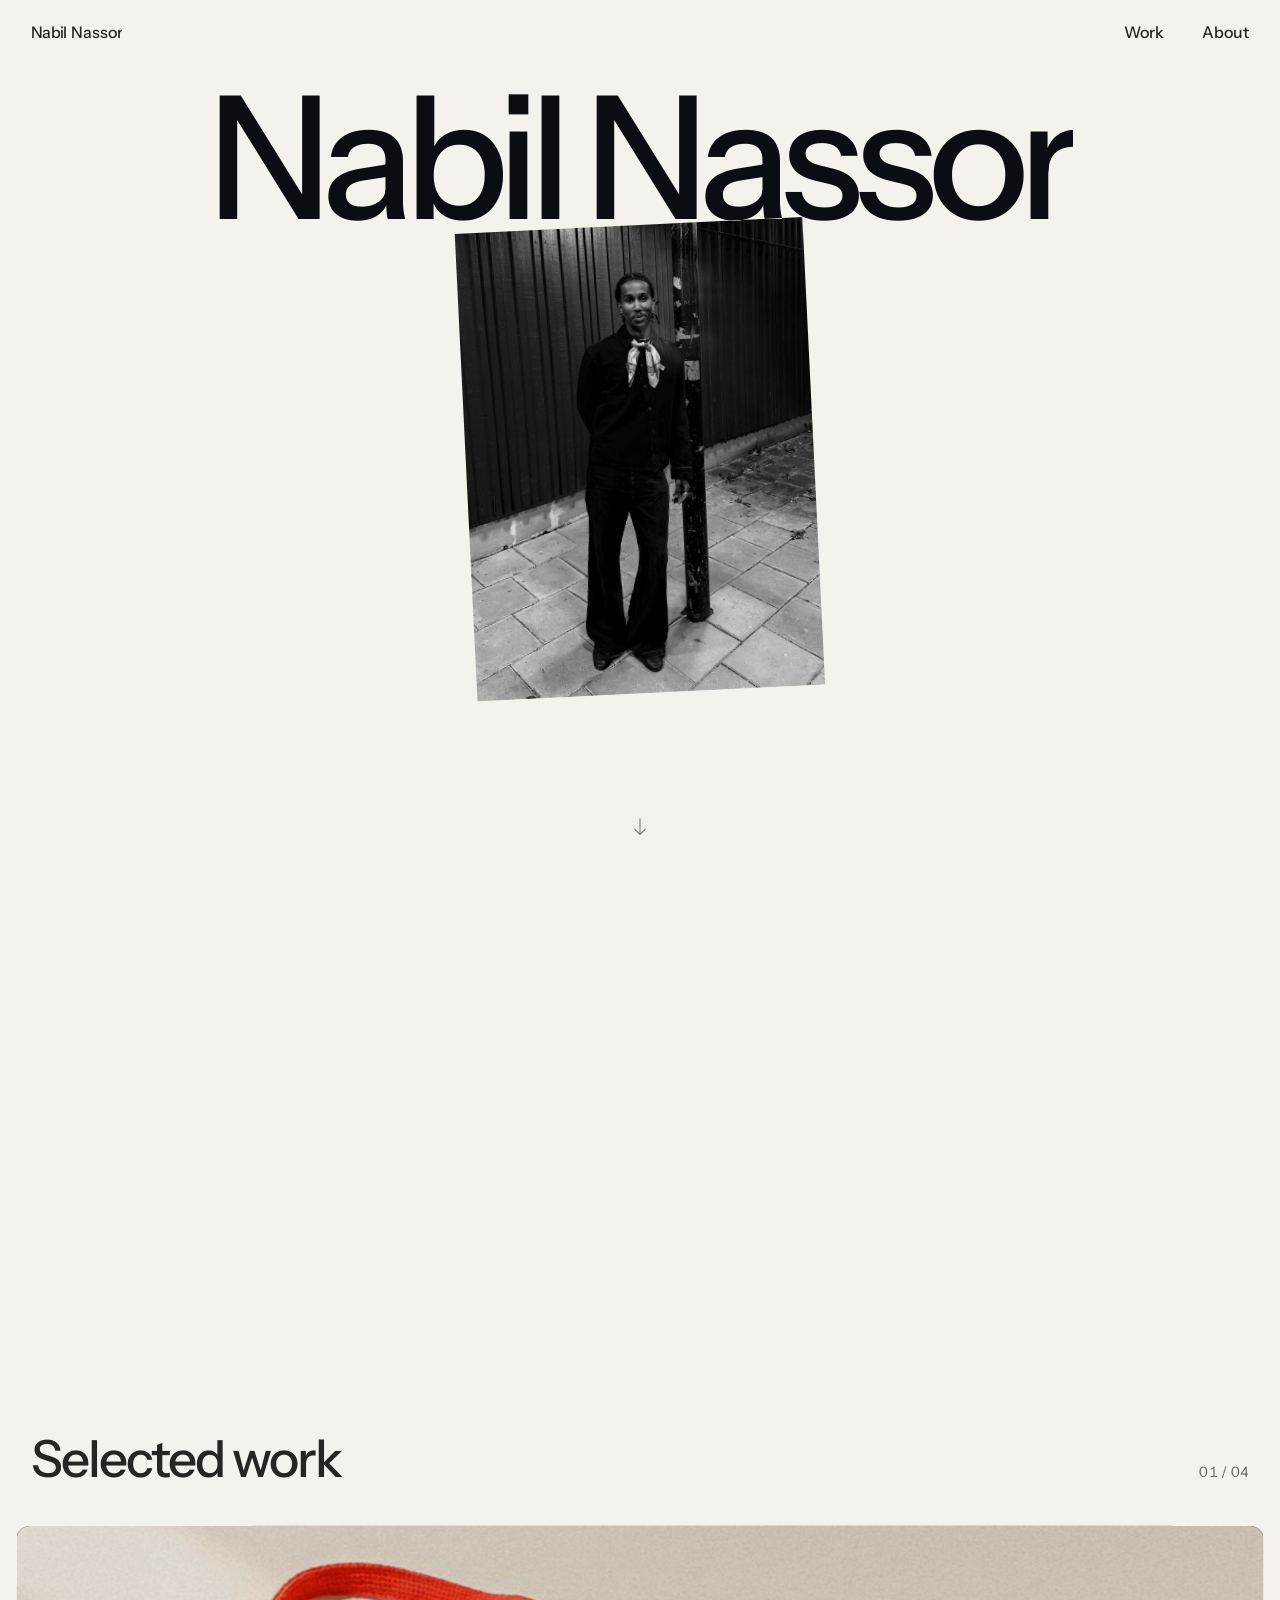
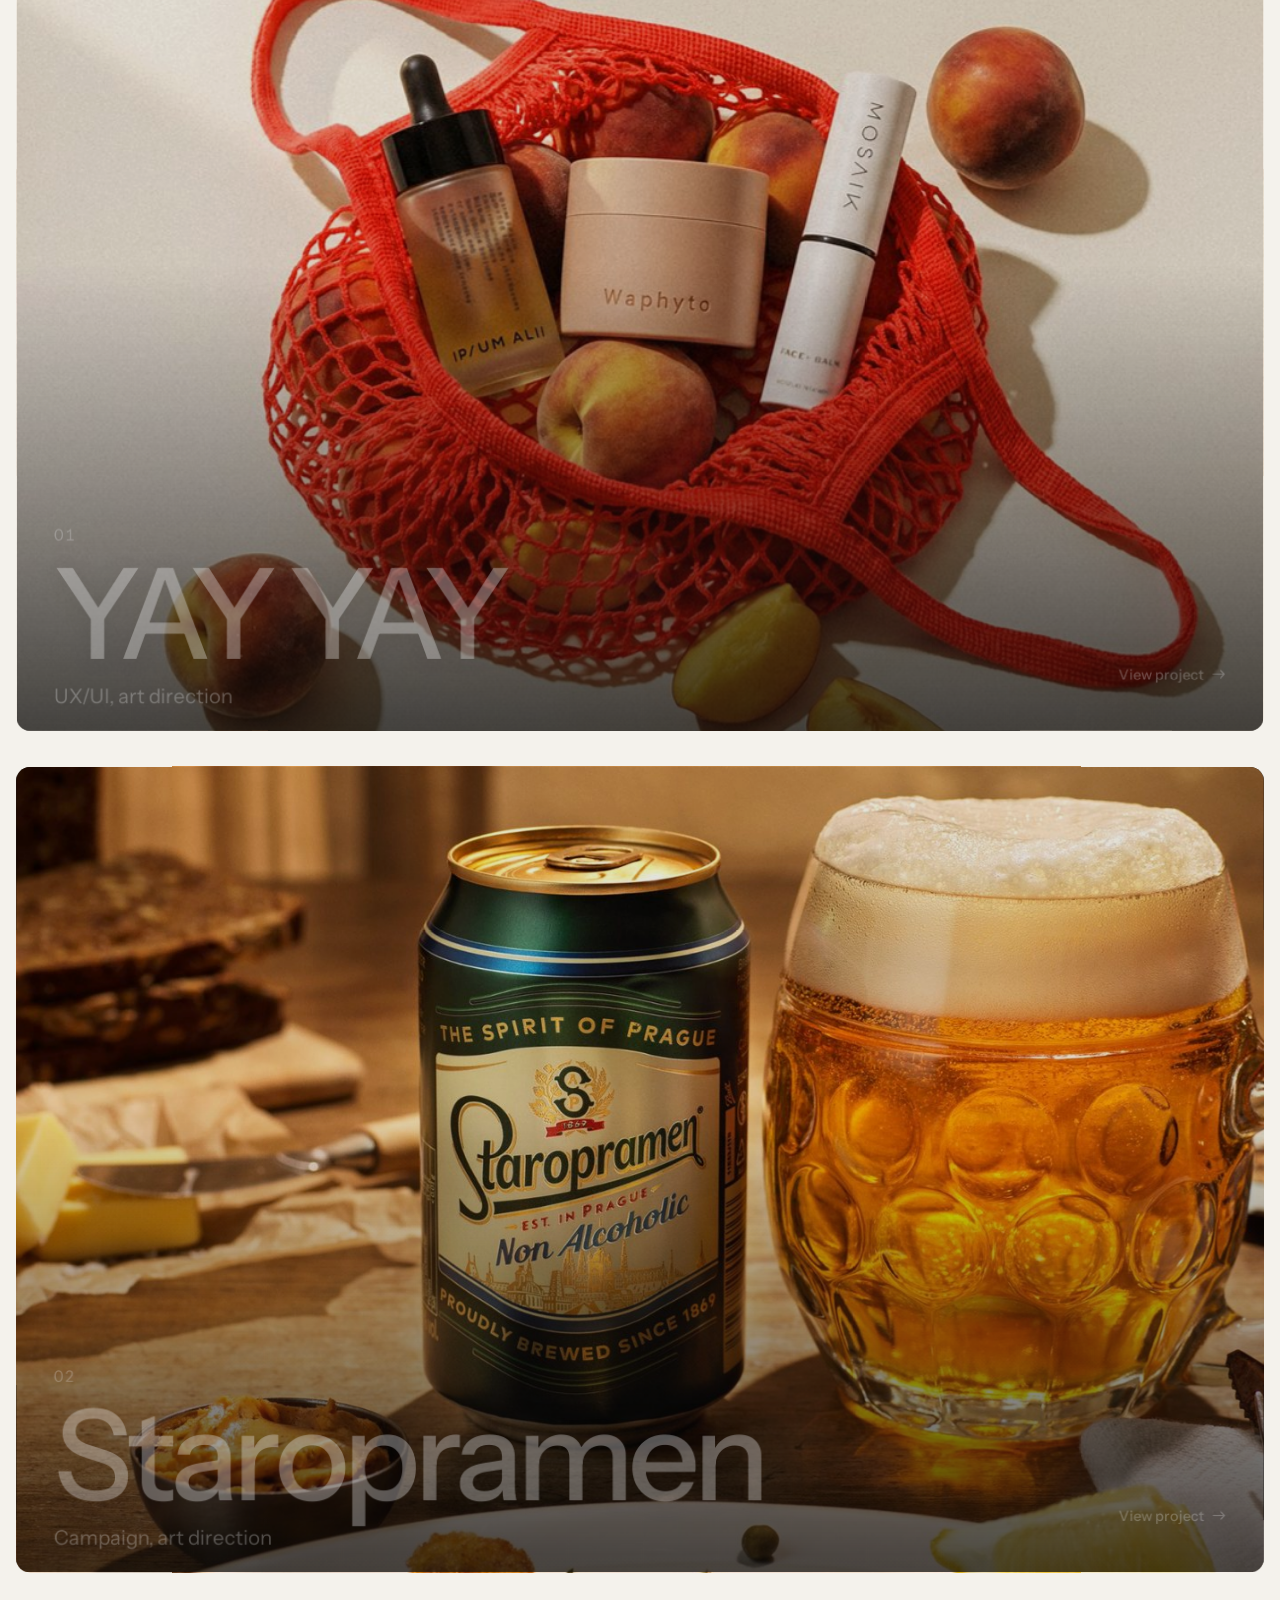
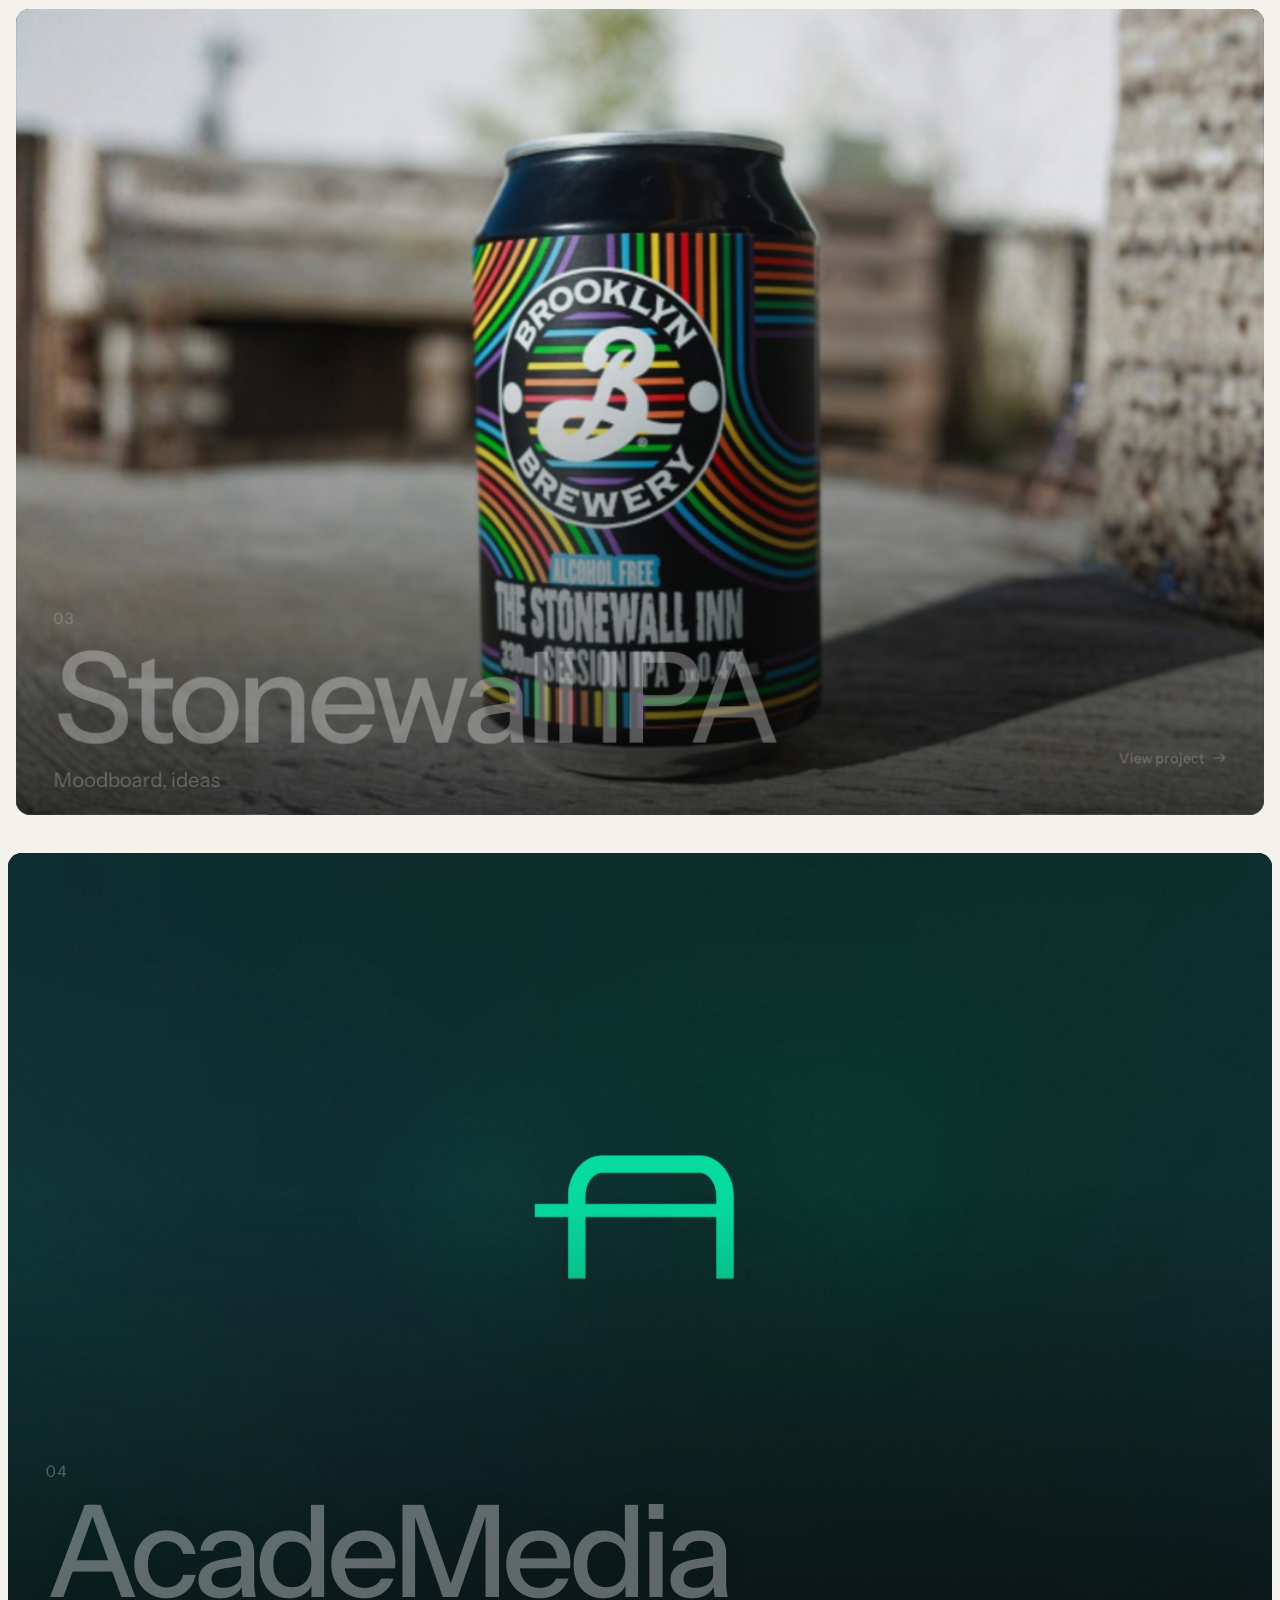
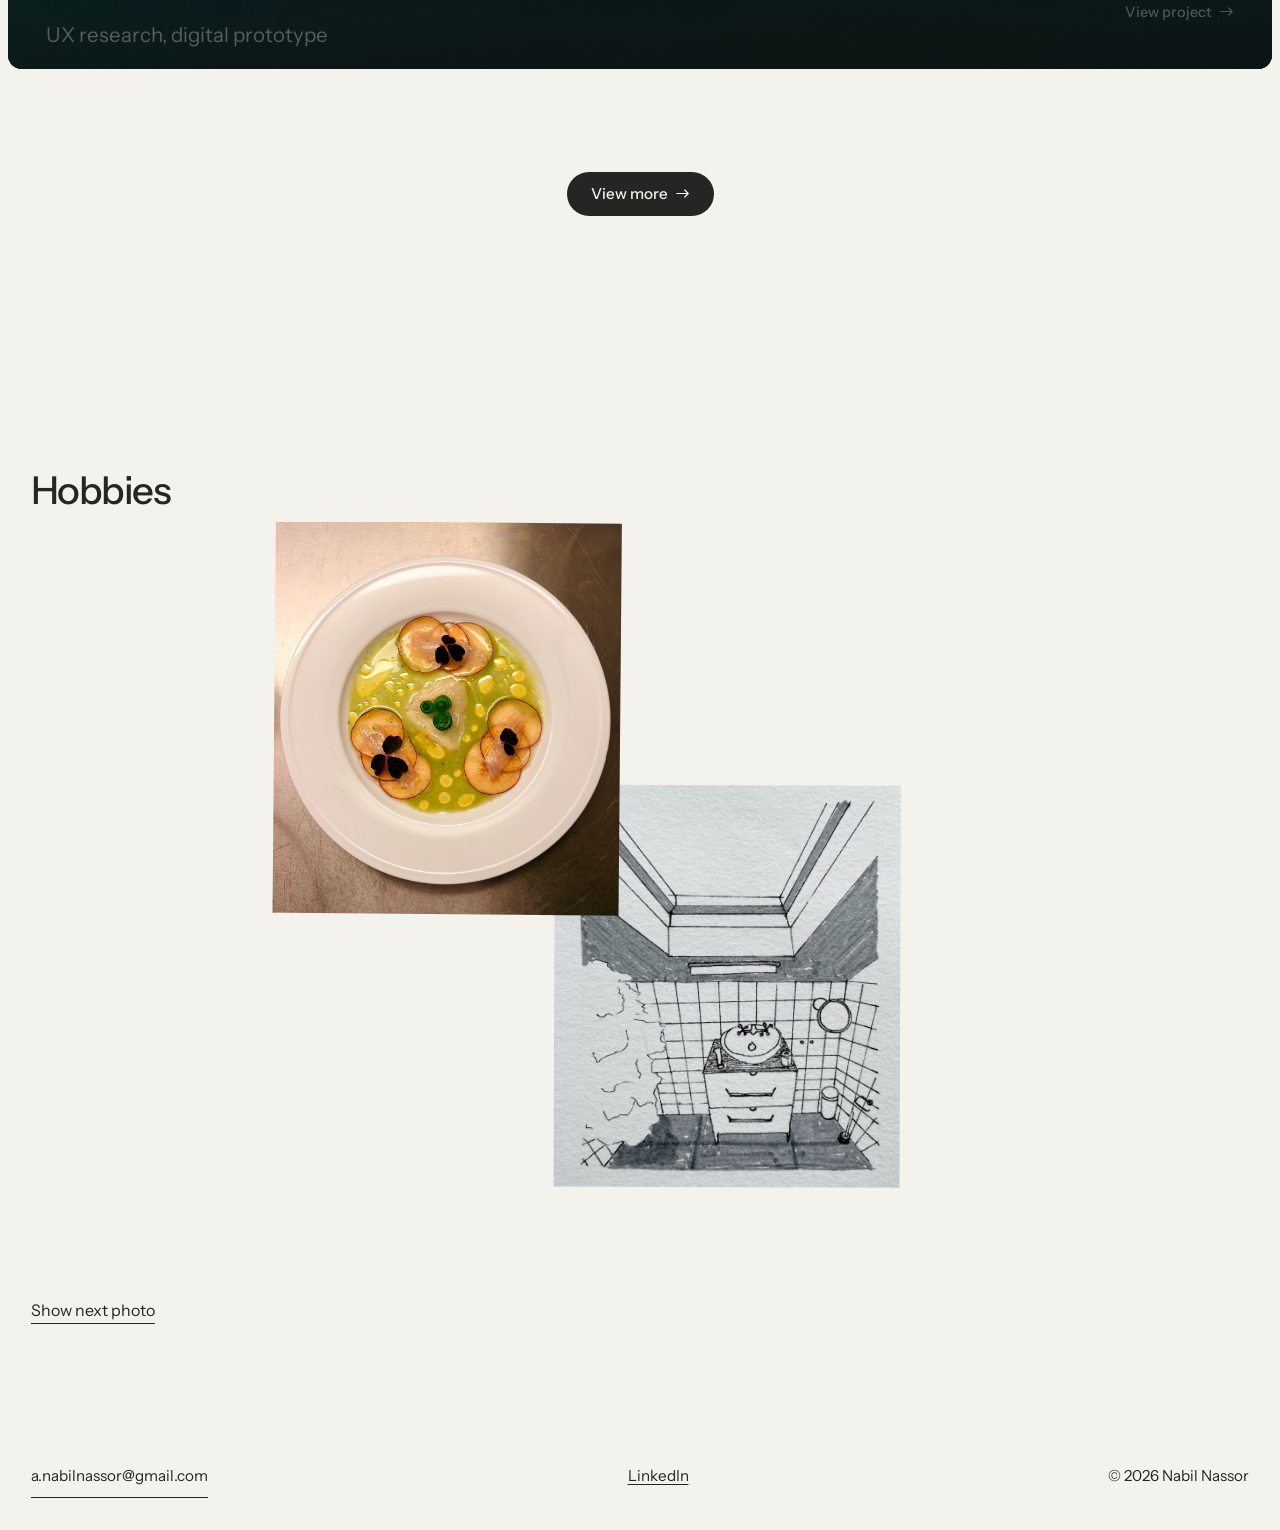
<file: index.html>
<!doctype html>
<html lang="en">
<head>
<meta charset="utf-8">
<meta name="viewport" content="width=device-width, initial-scale=1, viewport-fit=cover">
<title>Nabil Nassor – UX &amp; graphic designer</title>
<meta name="description" content="Portfolio of Nabil Nassor, experience designer.">
<link rel="preconnect" href="https://fonts.googleapis.com">
<link rel="preconnect" href="https://fonts.gstatic.com" crossorigin>
<link href="https://fonts.googleapis.com/css2?family=Instrument+Sans:wght@400;500;600&display=swap" rel="stylesheet">
<link rel="stylesheet" href="style.css">
<style>html{background:#f4f2ec}body::after{content:"";position:fixed;inset:0;background:#f4f2ec;z-index:300;pointer-events:none;opacity:1}html:not(.ready) body::after{animation:veil .9s ease 2.4s forwards}html.ready body::after{opacity:0;visibility:hidden;transition:opacity .9s cubic-bezier(.33,1,.68,1),visibility 0s linear .9s}html.js:not(.ready) body *{animation-play-state:paused!important}@keyframes veil{to{opacity:0;visibility:hidden}}@media (prefers-reduced-motion:reduce){body::after{display:none}}</style>
<script>document.documentElement.classList.add('js');try{history.scrollRestoration='manual'}catch(e){}</script>
</head>
<body>
<a class="skip" href="#work">Skip to selected work</a>
<header class="top g">
  <a class="roll" id="roll" href="index.html" aria-label="Nabil Nassor, UX designer. Home"><span class="roll-in" aria-hidden="true"><span>Nabil Nassor</span><span>UX designer</span><span>Nabil Nassor</span></span></a>
  <nav aria-label="Primary"><a href="work.html">Work</a><a href="about.html">About</a></nav>
</header>

<main>
  <div class="hero-wrap" id="heroWrap">
    <section class="hero-stage" aria-labelledby="name">
      <h1 class="mega hero-name" id="name"><span class="l"><span>Nabil</span></span> <span class="l"><span>Nassor</span></span></h1>
      <figure class="hero-photo" id="heroPhoto"><img src="img/nabil-hero.jpg" width="1128" height="1514" alt="Nabil Nassor standing against a dark wooden fence and a lamp post, in black clothes with a light silk scarf, black and white photo"></figure>
      <span class="scroll-cue" id="scrollCue" aria-hidden="true"><svg viewBox="0 0 16 22" width="14" height="19"><path d="M8 1v18M2 13l6 6 6-6" fill="none" stroke="currentColor" stroke-width="1.4" stroke-linecap="round" stroke-linejoin="round"/></svg></span>
      <div class="hero-copy" id="heroCopy">
        <p class="role">UX &amp; graphic designer</p>
        <p class="blurb">I work across UX, interaction and graphic design, with a visual mind shaped by drawing.</p>
        <a class="cta" href="about.html">About me <svg viewBox="0 0 16 10" width="14" height="9" aria-hidden="true"><path d="M1 5h13M10 1l4 4-4 4" fill="none" stroke="currentColor" stroke-width="1.4" stroke-linecap="round" stroke-linejoin="round"/></svg></a>
      </div>
    </section>
  </div>

  <section class="g" id="work" aria-labelledby="wh">
    <div class="work-head">
      <h2 id="wh">Selected work</h2>
      <p class="work-count" aria-hidden="true"><span id="caseNow">01</span> / 04</p>
    </div>
    <div class="cases" id="cases">
      <article class="case" data-i="1">
        <a class="case-in" href="yayyay.html">
          <img src="img/yy-hero.jpg" width="2500" height="1157" alt="Red mesh bag of peaches with YAY YAY skincare products" style="object-position:50% 50%">
          <span class="case-shade" aria-hidden="true"></span>
          <span class="case-txt"><span class="case-no">01</span><span class="case-t">YAY YAY</span><span class="case-s">UX/UI, art direction</span></span>
          <span class="case-go" aria-hidden="true">View project <svg viewBox="0 0 16 10" width="14" height="9"><path d="M1 5h13M10 1l4 4-4 4" fill="none" stroke="currentColor" stroke-width="1.4" stroke-linecap="round" stroke-linejoin="round"/></svg></span>
        </a>
      </article>
      <article class="case" data-i="2">
        <a class="case-in" href="staropramen.html">
          <img src="img/sp-final-wide.jpg" width="2000" height="1126" alt="Staropramen can and beer mug behind a plate of schnitzel" style="object-position:35% 50%">
          <span class="case-shade" aria-hidden="true"></span>
          <span class="case-txt"><span class="case-no">02</span><span class="case-t">Staropramen</span><span class="case-s">Campaign, art direction</span></span>
          <span class="case-go" aria-hidden="true">View project <svg viewBox="0 0 16 10" width="14" height="9"><path d="M1 5h13M10 1l4 4-4 4" fill="none" stroke="currentColor" stroke-width="1.4" stroke-linecap="round" stroke-linejoin="round"/></svg></span>
        </a>
      </article>
      <article class="case" data-i="3">
        <a class="case-in" href="stonewall.html">
          <img src="img/sw-hero.jpg" width="1240" height="838" alt="Stonewall Inn IPA can on a wooden table" style="object-position:50% 50%">
          <span class="case-shade" aria-hidden="true"></span>
          <span class="case-txt"><span class="case-no">03</span><span class="case-t">Stonewall IPA</span><span class="case-s">Moodboard, ideas</span></span>
          <span class="case-go" aria-hidden="true">View project <svg viewBox="0 0 16 10" width="14" height="9"><path d="M1 5h13M10 1l4 4-4 4" fill="none" stroke="currentColor" stroke-width="1.4" stroke-linecap="round" stroke-linejoin="round"/></svg></span>
        </a>
      </article>
      <article class="case" data-i="4">
        <a class="case-in" href="academedia.html">
          <img src="img/ac-cover.jpg" width="2400" height="1600" alt="AcadeMedia A logo in mint green on a dark green background" style="object-position:50% 40%">
          <span class="case-shade" aria-hidden="true"></span>
          <span class="case-txt"><span class="case-no">04</span><span class="case-t">AcadeMedia</span><span class="case-s">UX research, digital prototype</span></span>
          <span class="case-go" aria-hidden="true">View project <svg viewBox="0 0 16 10" width="14" height="9"><path d="M1 5h13M10 1l4 4-4 4" fill="none" stroke="currentColor" stroke-width="1.4" stroke-linecap="round" stroke-linejoin="round"/></svg></span>
        </a>
      </article>
    </div>
    <div class="work-more"><a class="cta cta-solid" href="work.html">View more <svg viewBox="0 0 16 10" width="14" height="9" aria-hidden="true"><path d="M1 5h13M10 1l4 4-4 4" fill="none" stroke="currentColor" stroke-width="1.4" stroke-linecap="round" stroke-linejoin="round"/></svg></a></div>
  </section>

  <section class="g hobby" id="hobbies" aria-labelledby="hh">
    <div class="work-head">
      <h2 id="hh">Hobbies</h2>
    </div>
    <div class="hobby-screen" id="hobbyScreen" role="group" aria-label="Photos of Nabil's drawings and cooking. A new photo appears as you move across the screen.">
      <p class="hobby-hint" aria-hidden="true">Scroll or move across the screen</p>
    </div>
    <button type="button" class="copy hobby-next" id="hobbyNext">Show next photo</button>
  </section>
</main>

<footer class="foot g">
  <span>
    <button class="copy" id="copy" type="button" data-mail="a.nabilnassor@gmail.com">a.nabilnassor@gmail.com</button>
    <span class="status" id="status" role="status"></span>
  </span>
  <a href="https://www.linkedin.com/in/nabil-nassor-884708237/">LinkedIn</a>
  <span>© 2026 Nabil Nassor</span>
</footer>
<script src="main.js"></script>
<script src="outro.js"></script>
<script src="cases.js"></script>

</body>
</html>
</file>
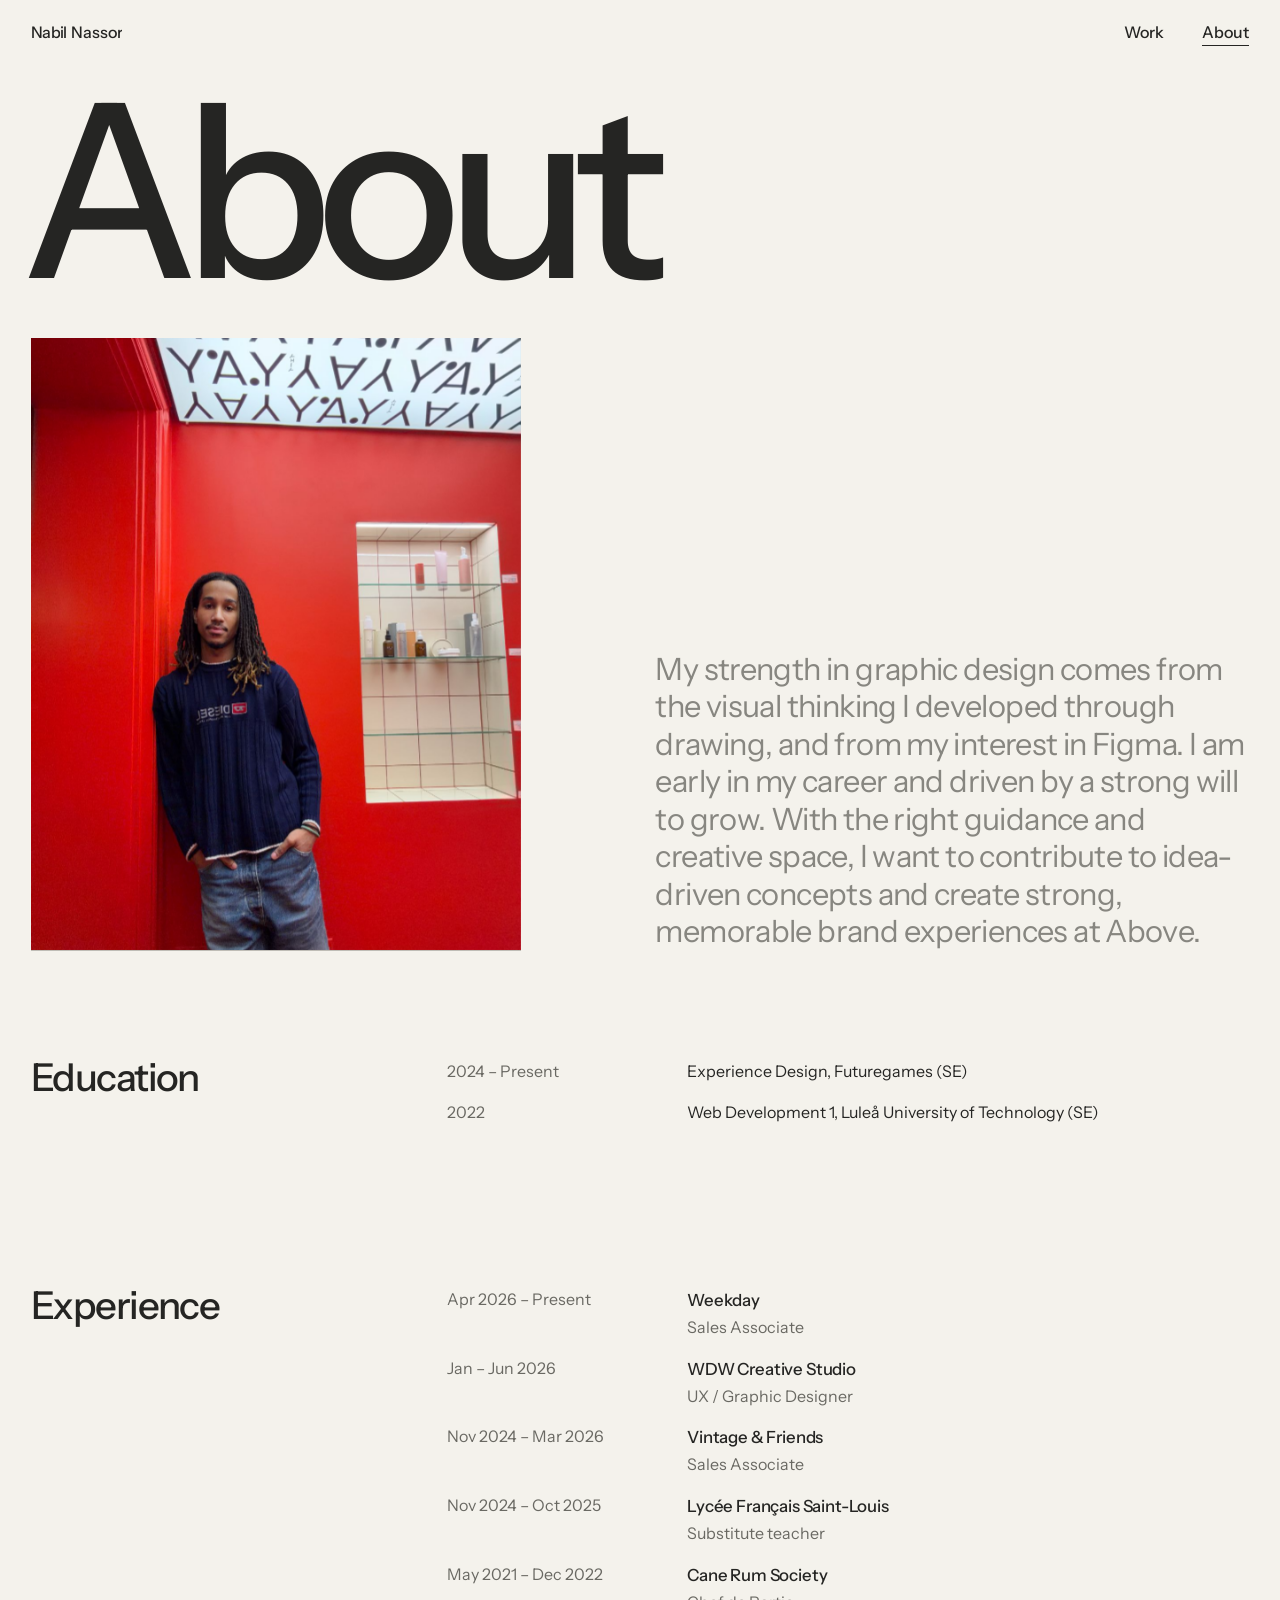
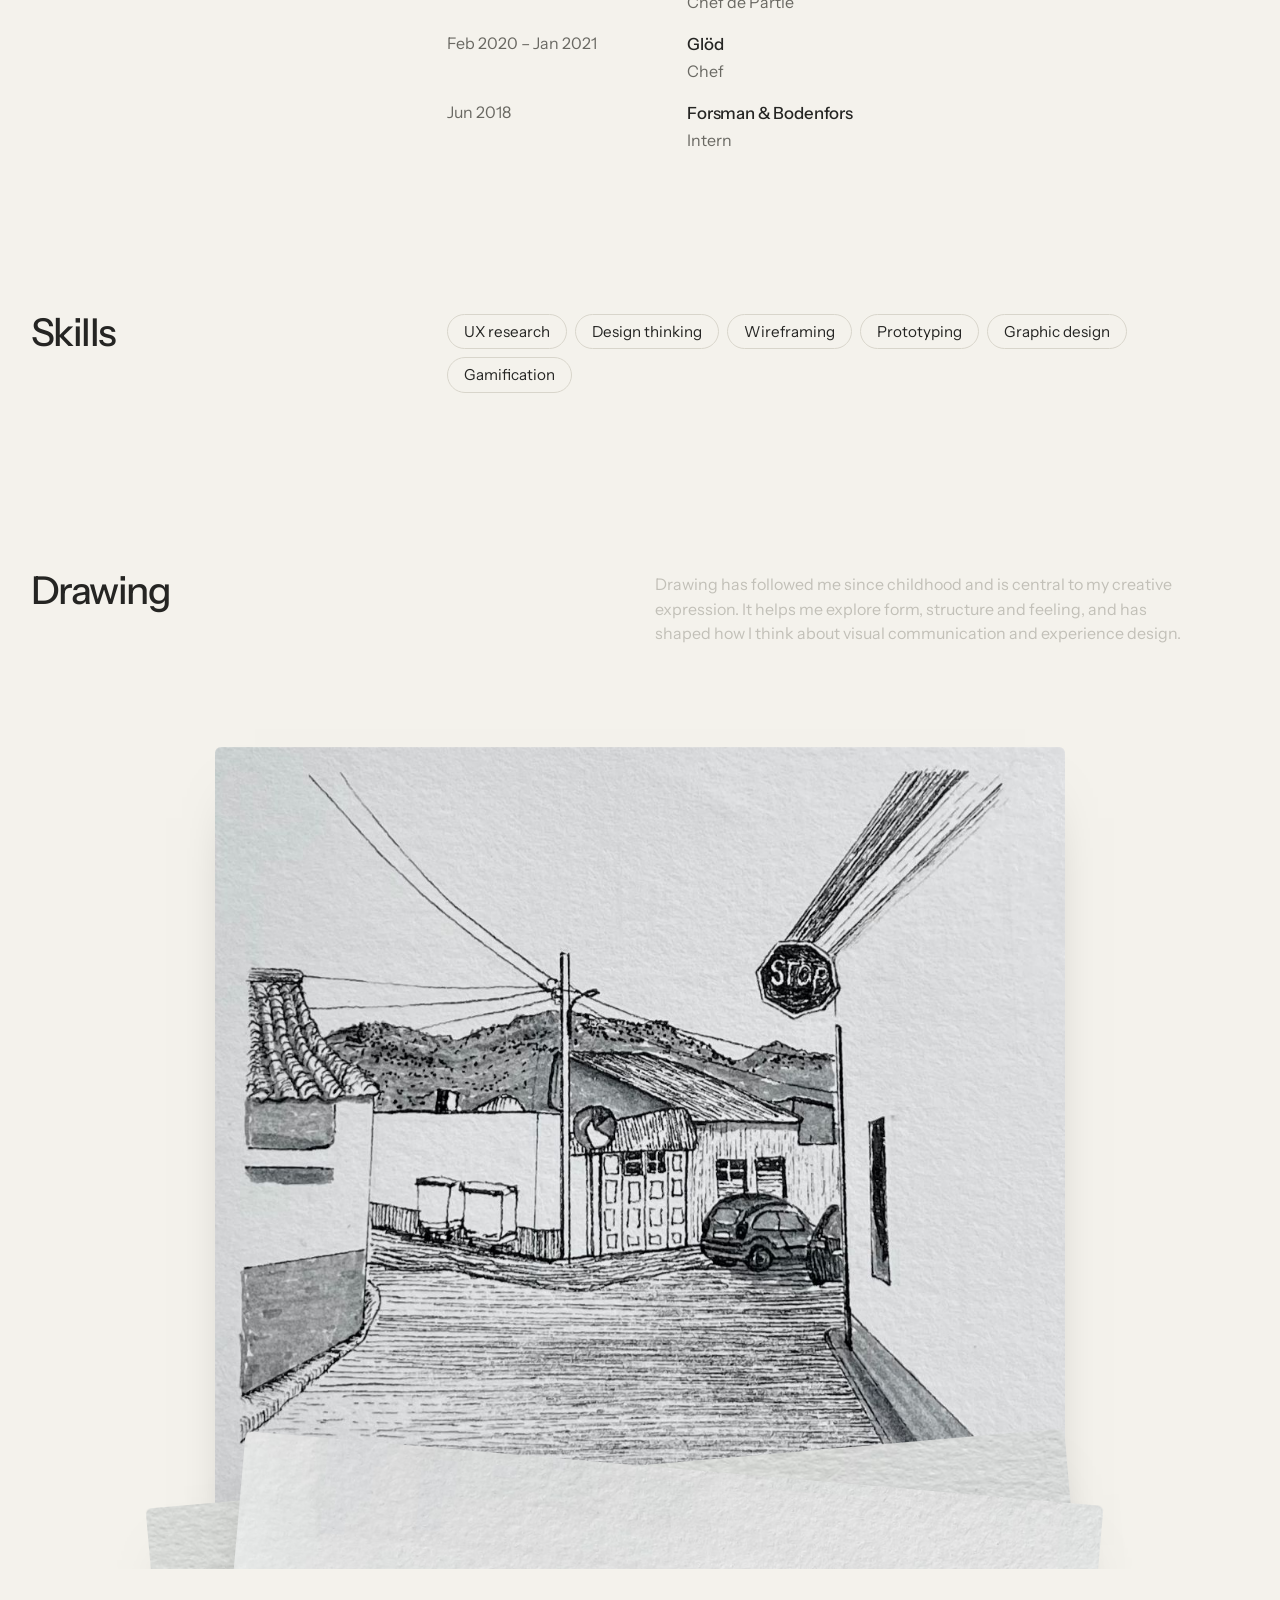
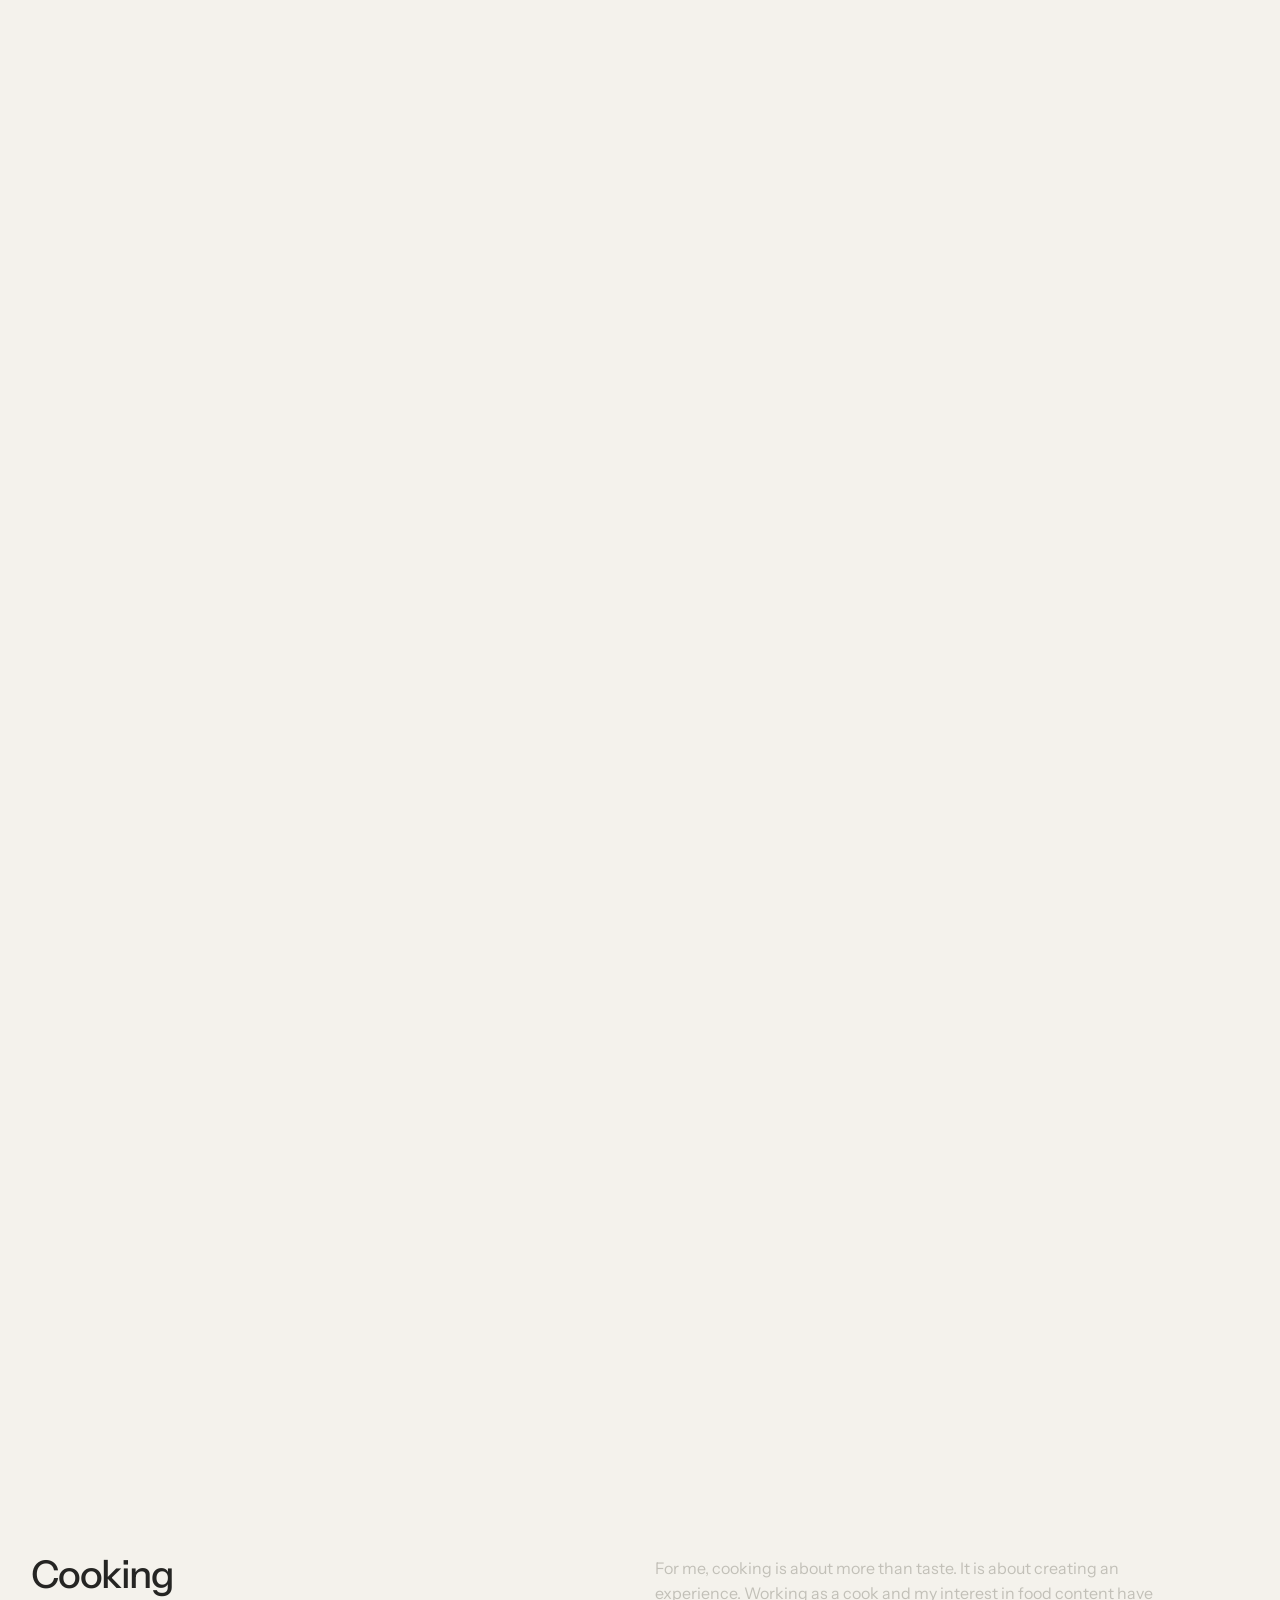
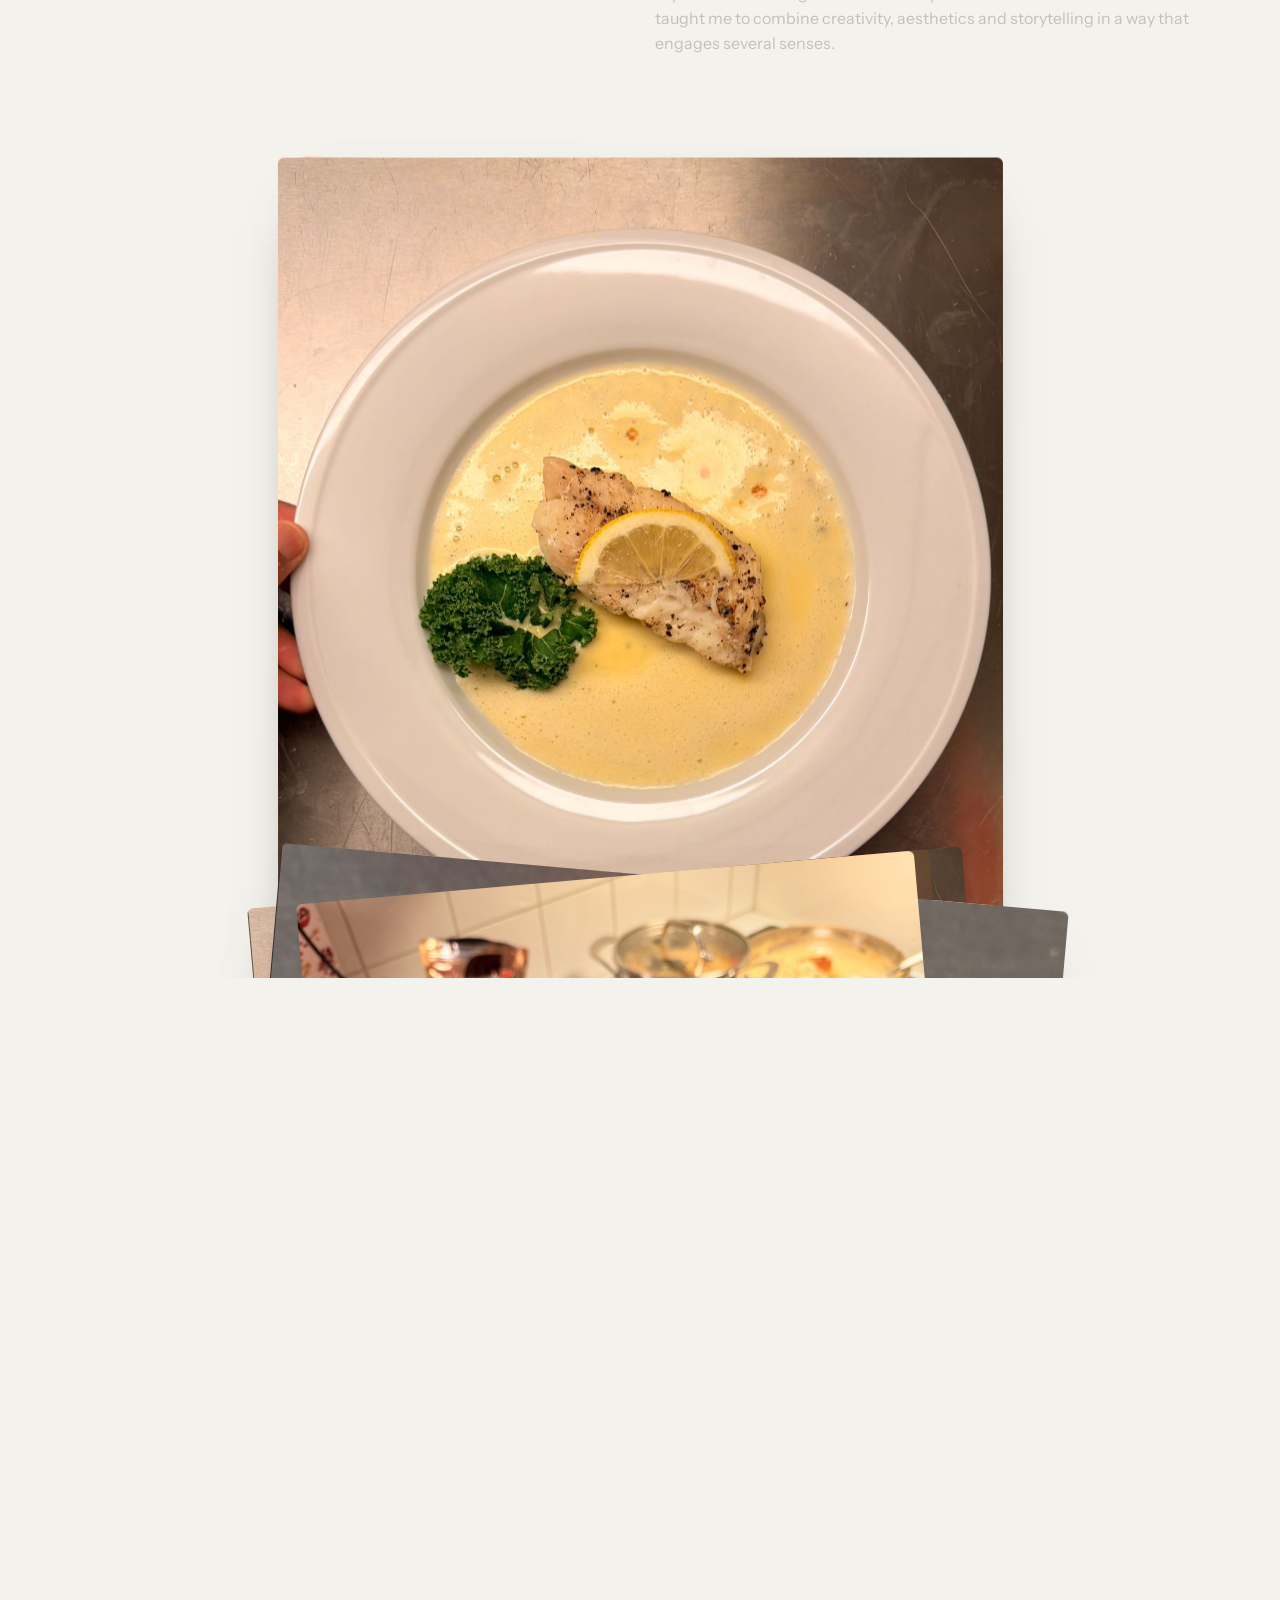
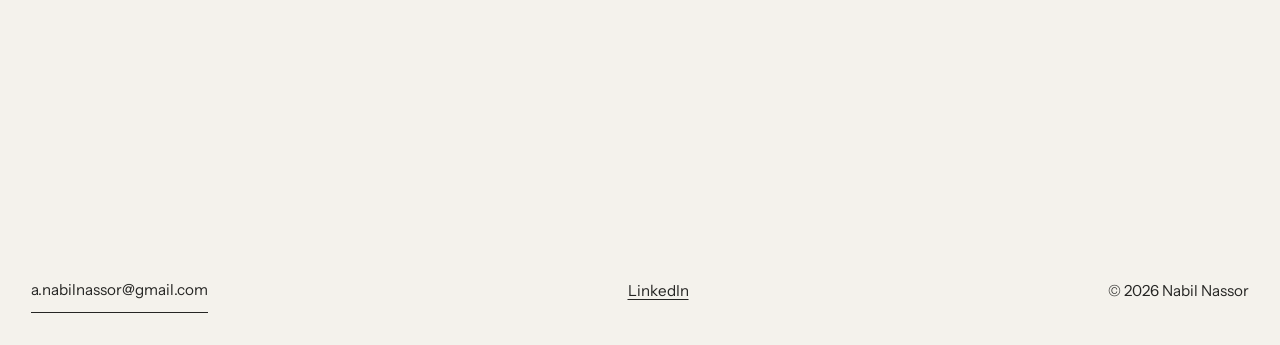
<file: about.html>
<!doctype html>
<html lang="en">
<head>
<meta charset="utf-8">
<meta name="viewport" content="width=device-width, initial-scale=1, viewport-fit=cover">
<title>About Nabil Nassor</title>
<link rel="preconnect" href="https://fonts.googleapis.com">
<link rel="preconnect" href="https://fonts.gstatic.com" crossorigin>
<link href="https://fonts.googleapis.com/css2?family=Instrument+Sans:wght@400;500;600&display=swap" rel="stylesheet">
<link rel="stylesheet" href="style.css">
<style>html{background:#f4f2ec}body::after{content:"";position:fixed;inset:0;background:#f4f2ec;z-index:300;pointer-events:none;opacity:1}html:not(.ready) body::after{animation:veil .9s ease 2.4s forwards}html.ready body::after{opacity:0;visibility:hidden;transition:opacity .9s cubic-bezier(.33,1,.68,1),visibility 0s linear .9s}html.js:not(.ready) body *{animation-play-state:paused!important}@keyframes veil{to{opacity:0;visibility:hidden}}@media (prefers-reduced-motion:reduce){body::after{display:none}}</style>
<script>document.documentElement.classList.add('js');try{history.scrollRestoration='manual'}catch(e){}</script>
</head>
<body>
<a class="skip" href="#main">Skip to content</a>
<header class="top g">
  <a class="roll" id="roll" href="index.html" aria-label="Nabil Nassor, UX designer. Home"><span class="roll-in" aria-hidden="true"><span>Nabil Nassor</span><span>UX designer</span><span>Nabil Nassor</span></span></a>
  <nav aria-label="Primary"><a href="work.html">Work</a><a href="about.html" aria-current="page">About</a></nav>
</header>

<main id="main">
  <section class="hero g" aria-labelledby="t">
    <h1 class="mega" id="t"><span class="l"><span>About</span></span></h1>
    <div class="about-hero">
      <figure class="portrait rv" id="portrait"><img src="img/portrait.jpg" width="1106" height="1400" alt="Nabil Nassor leaning against a red wall, hands in pockets, in a navy knit sweater"></figure>
      <p class="lead rv" style="--d:.15s">My strength in graphic design comes from the visual thinking I developed through drawing, and from my interest in Figma. I am early in my career and driven by a strong will to grow. With the right guidance and creative space, I want to contribute to idea-driven concepts and create strong, memorable brand experiences at Above.</p>
    </div>
  </section>

  <section class="info g" aria-labelledby="edu">
    <h2 id="edu" class="rv">Education</h2>
    <ul class="rows rv">
      <li><span class="w">2024 – Present</span><span>Experience Design, Futuregames (SE)</span></li>
      <li><span class="w">2022</span><span>Web Development 1, Luleå University of Technology (SE)</span></li>
    </ul>
  </section>

  <section class="info g" aria-labelledby="exp">
    <h2 id="exp" class="rv">Experience</h2>
    <ul class="rows xp">
      <li class="rv" style="--d:0.00s"><span class="w">Apr 2026 – Present</span><span class="job"><strong>Weekday</strong><span>Sales Associate</span></span></li>
      <li class="rv" style="--d:0.06s"><span class="w">Jan – Jun 2026</span><span class="job"><strong>WDW Creative Studio</strong><span>UX / Graphic Designer</span></span></li>
      <li class="rv" style="--d:0.12s"><span class="w">Nov 2024 – Mar 2026</span><span class="job"><strong>Vintage &amp; Friends</strong><span>Sales Associate</span></span></li>
      <li class="rv" style="--d:0.18s"><span class="w">Nov 2024 – Oct 2025</span><span class="job"><strong>Lycée Français Saint-Louis</strong><span>Substitute teacher</span></span></li>
      <li class="rv" style="--d:0.24s"><span class="w">May 2021 – Dec 2022</span><span class="job"><strong>Cane Rum Society</strong><span>Chef de Partie</span></span></li>
      <li class="rv" style="--d:0.30s"><span class="w">Feb 2020 – Jan 2021</span><span class="job"><strong>Glöd</strong><span>Chef</span></span></li>
      <li class="rv" style="--d:0.36s"><span class="w">Jun 2018</span><span class="job"><strong>Forsman &amp; Bodenfors</strong><span>Intern</span></span></li>
    </ul>
  </section>

  <section class="info g" aria-labelledby="sk">
    <h2 id="sk" class="rv">Skills</h2>
    <ul class="chips">
      <li class="rv" style="--d:0.00s">UX research</li>
      <li class="rv" style="--d:0.06s">Design thinking</li>
      <li class="rv" style="--d:0.12s">Wireframing</li>
      <li class="rv" style="--d:0.18s">Prototyping</li>
      <li class="rv" style="--d:0.24s">Graphic design</li>
      <li class="rv" style="--d:0.30s">Gamification</li>
    </ul>
  </section>

  <section class="g" aria-labelledby="dr">
    <div class="sec-head">
      <h2 id="dr" class="rv">Drawing</h2>
      <p class="rv">Drawing has followed me since childhood and is central to my creative expression. It helps me explore form, structure and feeling, and has shaped how I think about visual communication and experience design.</p>
    </div>
    <div class="pile pinstack" style="--n:4"><div class="pin-stage">
      <figure class="pc"><img src="img/draw-bathroom.jpg" width="788" height="916" decoding="async" alt="Ink and marker drawing of a small tiled bathroom with a sink and a skylight above"></figure>
      <figure class="pc"><img src="img/draw-stop.jpg" width="1084" height="1030" decoding="async" alt="Ink drawing of a village street with a stop sign, parked cars and hills behind"></figure>
      <figure class="pc"><img src="img/draw-street.jpg" width="1096" height="960" decoding="async" alt="Ink drawing of a narrow street with low houses, tiled roofs and a long shadow"></figure>
      <figure class="pc"><img src="img/draw-house.jpg" width="1160" height="1088" decoding="async" alt="Pen drawing of two wooden houses and trees sitting on the back of a fish"></figure>    </div>
    </div>
  </section>

  <section class="g" aria-labelledby="ck">
    <div class="sec-head">
      <h2 id="ck" class="rv">Cooking</h2>
      <p class="rv">For me, cooking is about more than taste. It is about creating an experience. Working as a cook and my interest in food content have taught me to combine creativity, aesthetics and storytelling in a way that engages several senses.</p>
    </div>
    <div class="pile pinstack" style="--n:9"><div class="pin-stage">
      <figure class="pc"><img src="img/food-plum.jpg" width="1214" height="1376" decoding="async" alt="Sliced plum with cured fish, purple oxalis leaves and green sauce on a white plate"></figure>
      <figure class="pc"><img src="img/food-dessert.jpg" width="1214" height="1356" decoding="async" alt="Caramelised pastry with a scoop of blueberry ice cream on a grey plate"></figure>
      <figure class="pc"><img src="img/food-fish-lemon.jpg" width="1216" height="1356" decoding="async" alt="Seared white fish with a lemon slice and kale in a yellow butter sauce"></figure>
      <figure class="pc"><img src="img/food-plum-close.jpg" width="1071" height="1400" decoding="async" alt="Close-up of plum slices with fish, oxalis leaf and drops of olive oil"></figure>
      <figure class="pc"><img src="img/food-burrata.jpg" width="1216" height="1370" decoding="async" alt="Burrata with grilled peach halves and thin slices of ham"></figure>
      <figure class="pc"><img src="img/food-pho.jpg" width="1120" height="1400" decoding="async" alt="Bowl of chicken noodle soup with basil, chili and lime, and greens on the side"></figure>
      <figure class="pc"><img src="img/food-fish-herb.jpg" width="1126" height="1400" decoding="async" alt="Poached fish in a herb sauce with dill, pickled onion and a lemon slice"></figure>
      <figure class="pc"><img src="img/food-dumplings.jpg" width="1140" height="1166" decoding="async" alt="Pan-fried dumplings with spring onion and a small bowl of chili oil"></figure>
      <figure class="pc"><img src="img/food-chicken.jpg" width="1075" height="1400" decoding="async" alt="Crisp-skinned chicken on rice with a creamy caper sauce, pots on the stove behind"></figure>    </div>
    </div>
  </section>
</main>

<footer class="foot g">
  <span>
    <button class="copy" id="copy" type="button" data-mail="a.nabilnassor@gmail.com">a.nabilnassor@gmail.com</button>
    <span class="status" id="status" role="status"></span>
  </span>
  <a href="https://www.linkedin.com/in/nabil-nassor-884708237/">LinkedIn</a>
  <span>© 2026 Nabil Nassor</span>
</footer>
<script src="main.js"></script>
<script src="outro.js"></script>
<script src="pin.js"></script>
</body>
</html>
</file>
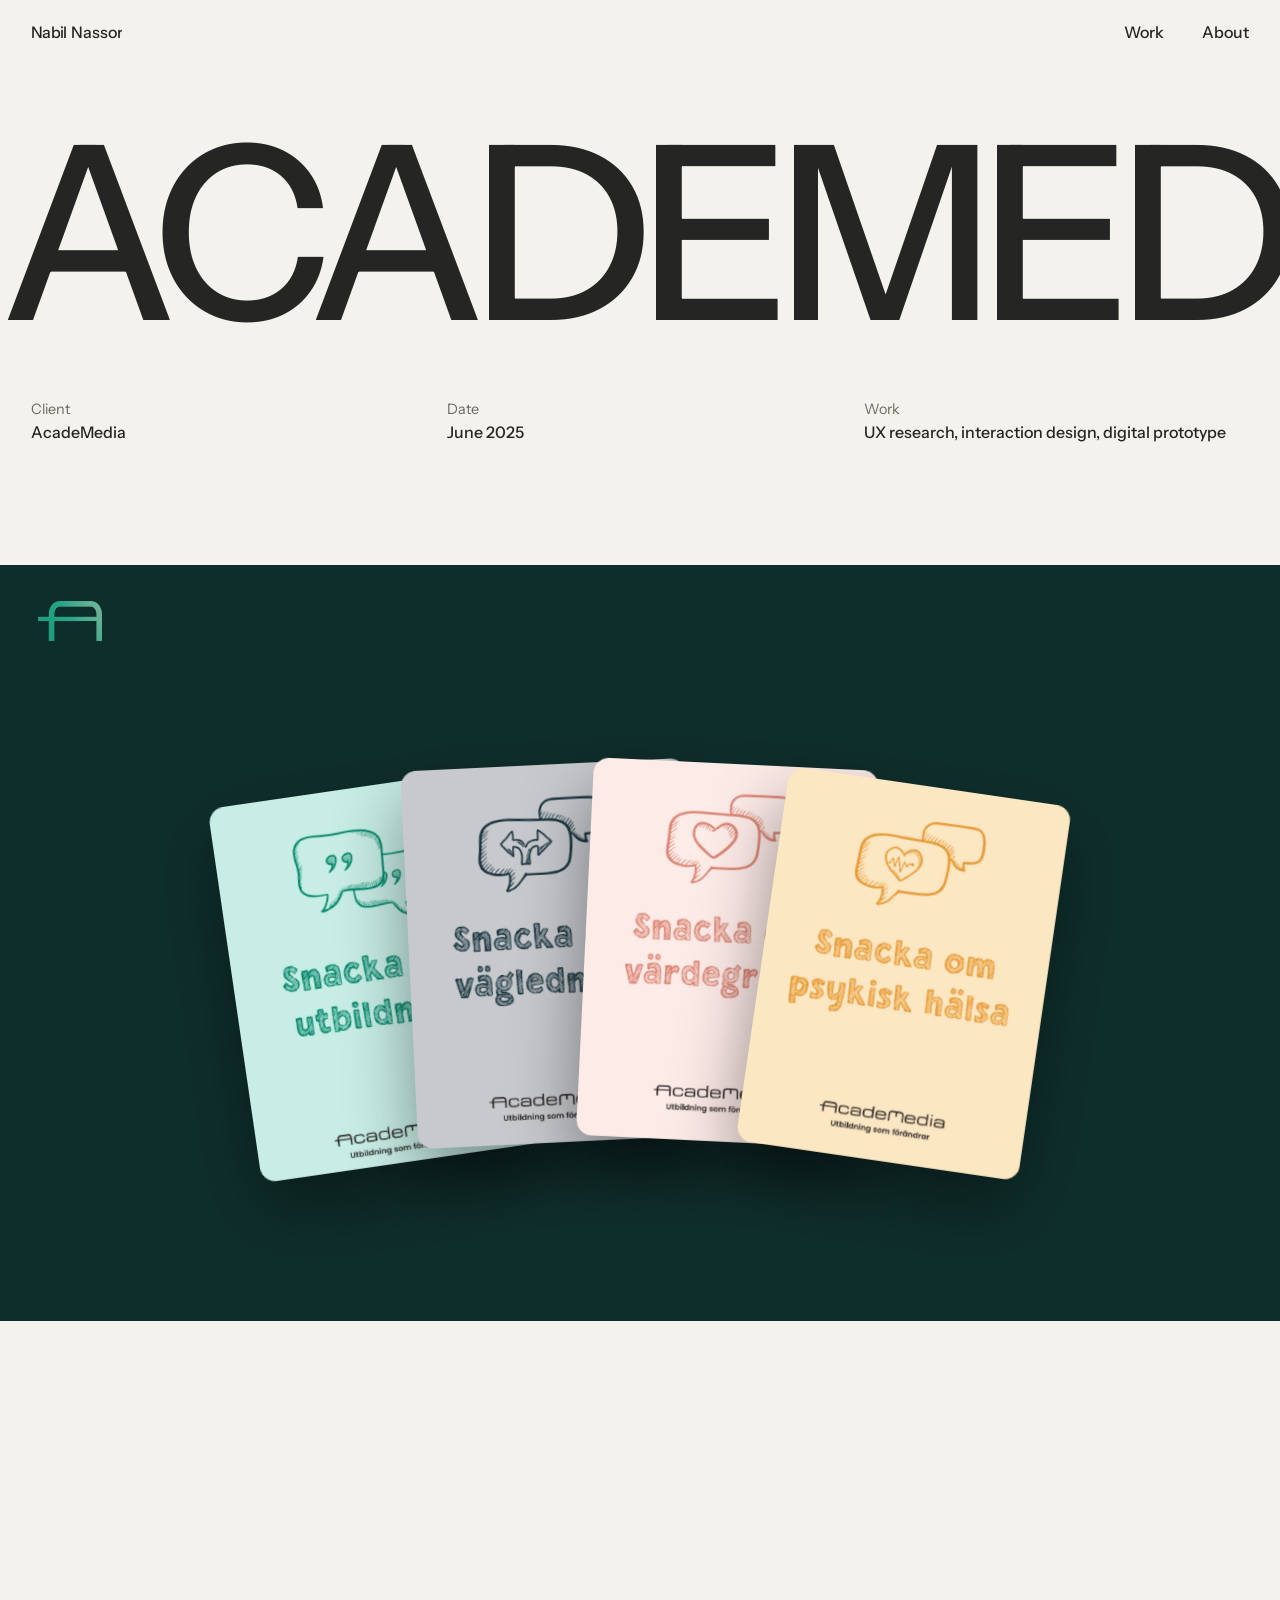
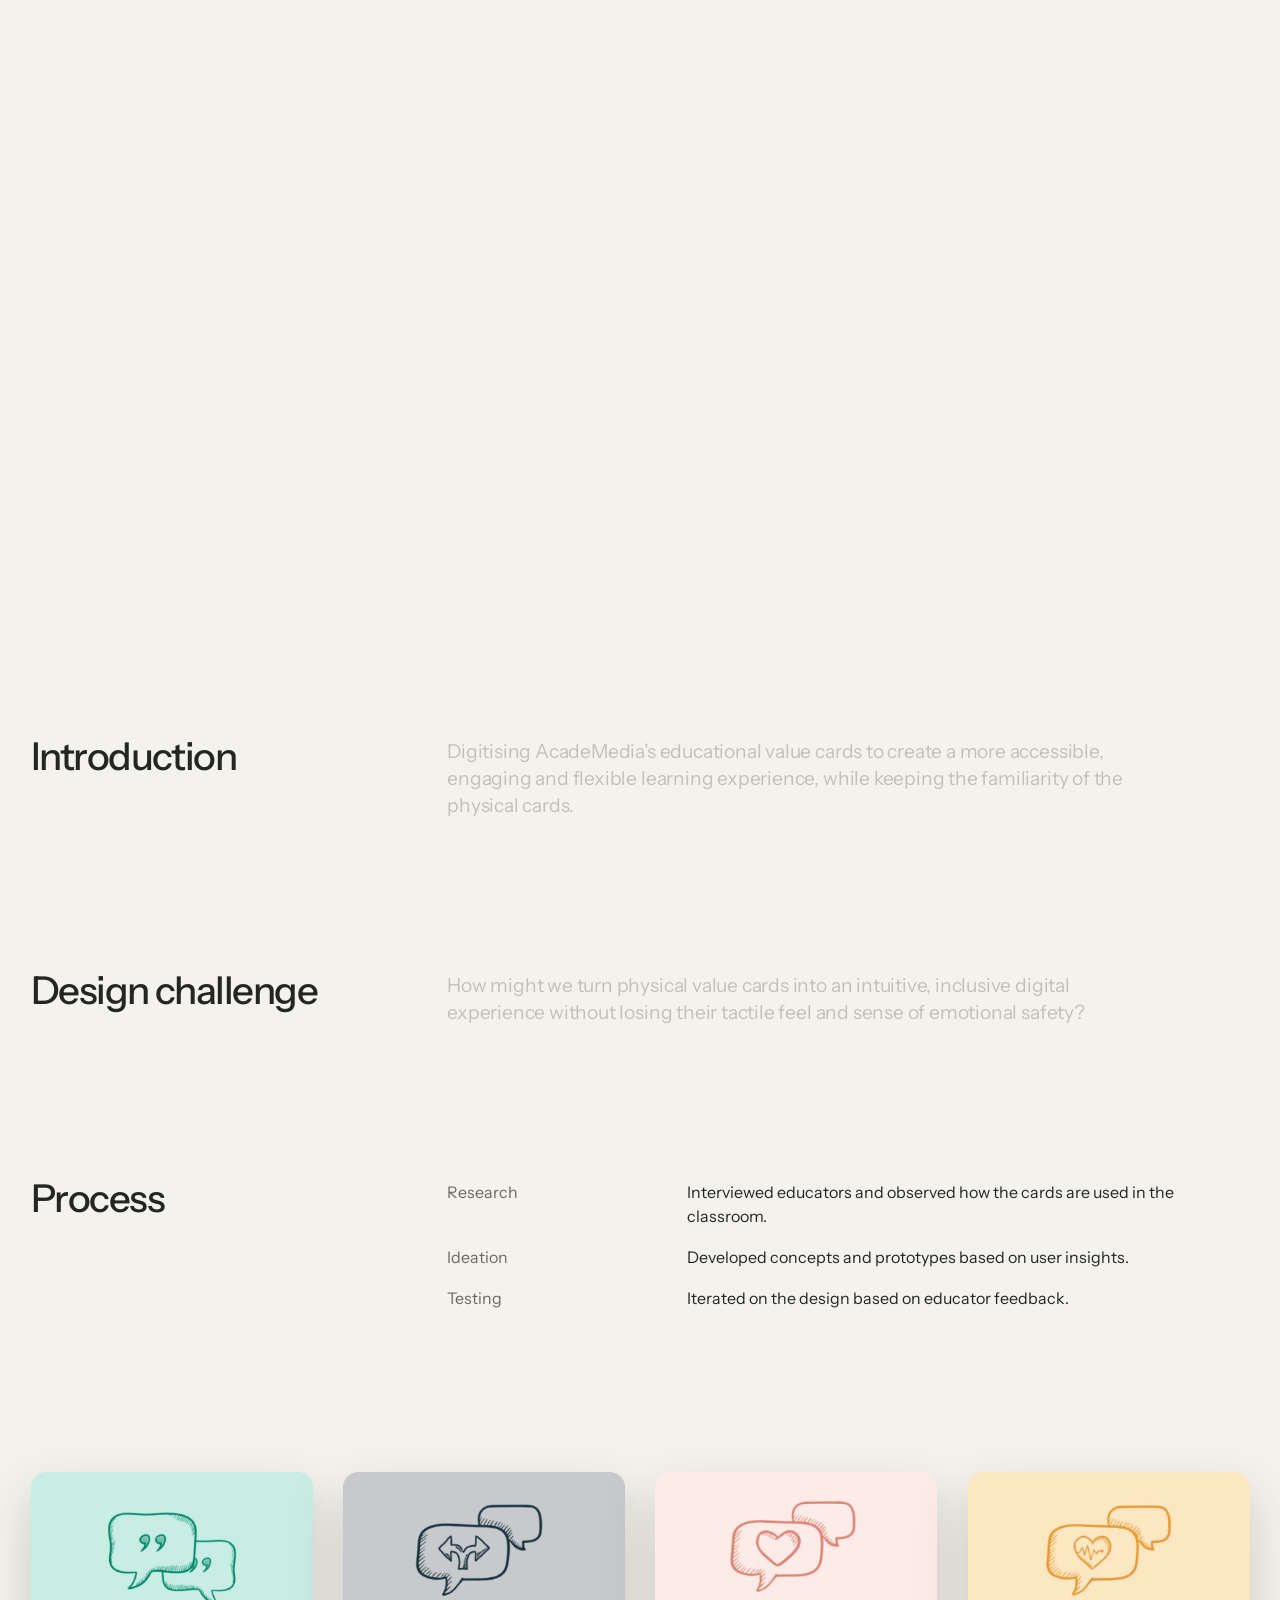
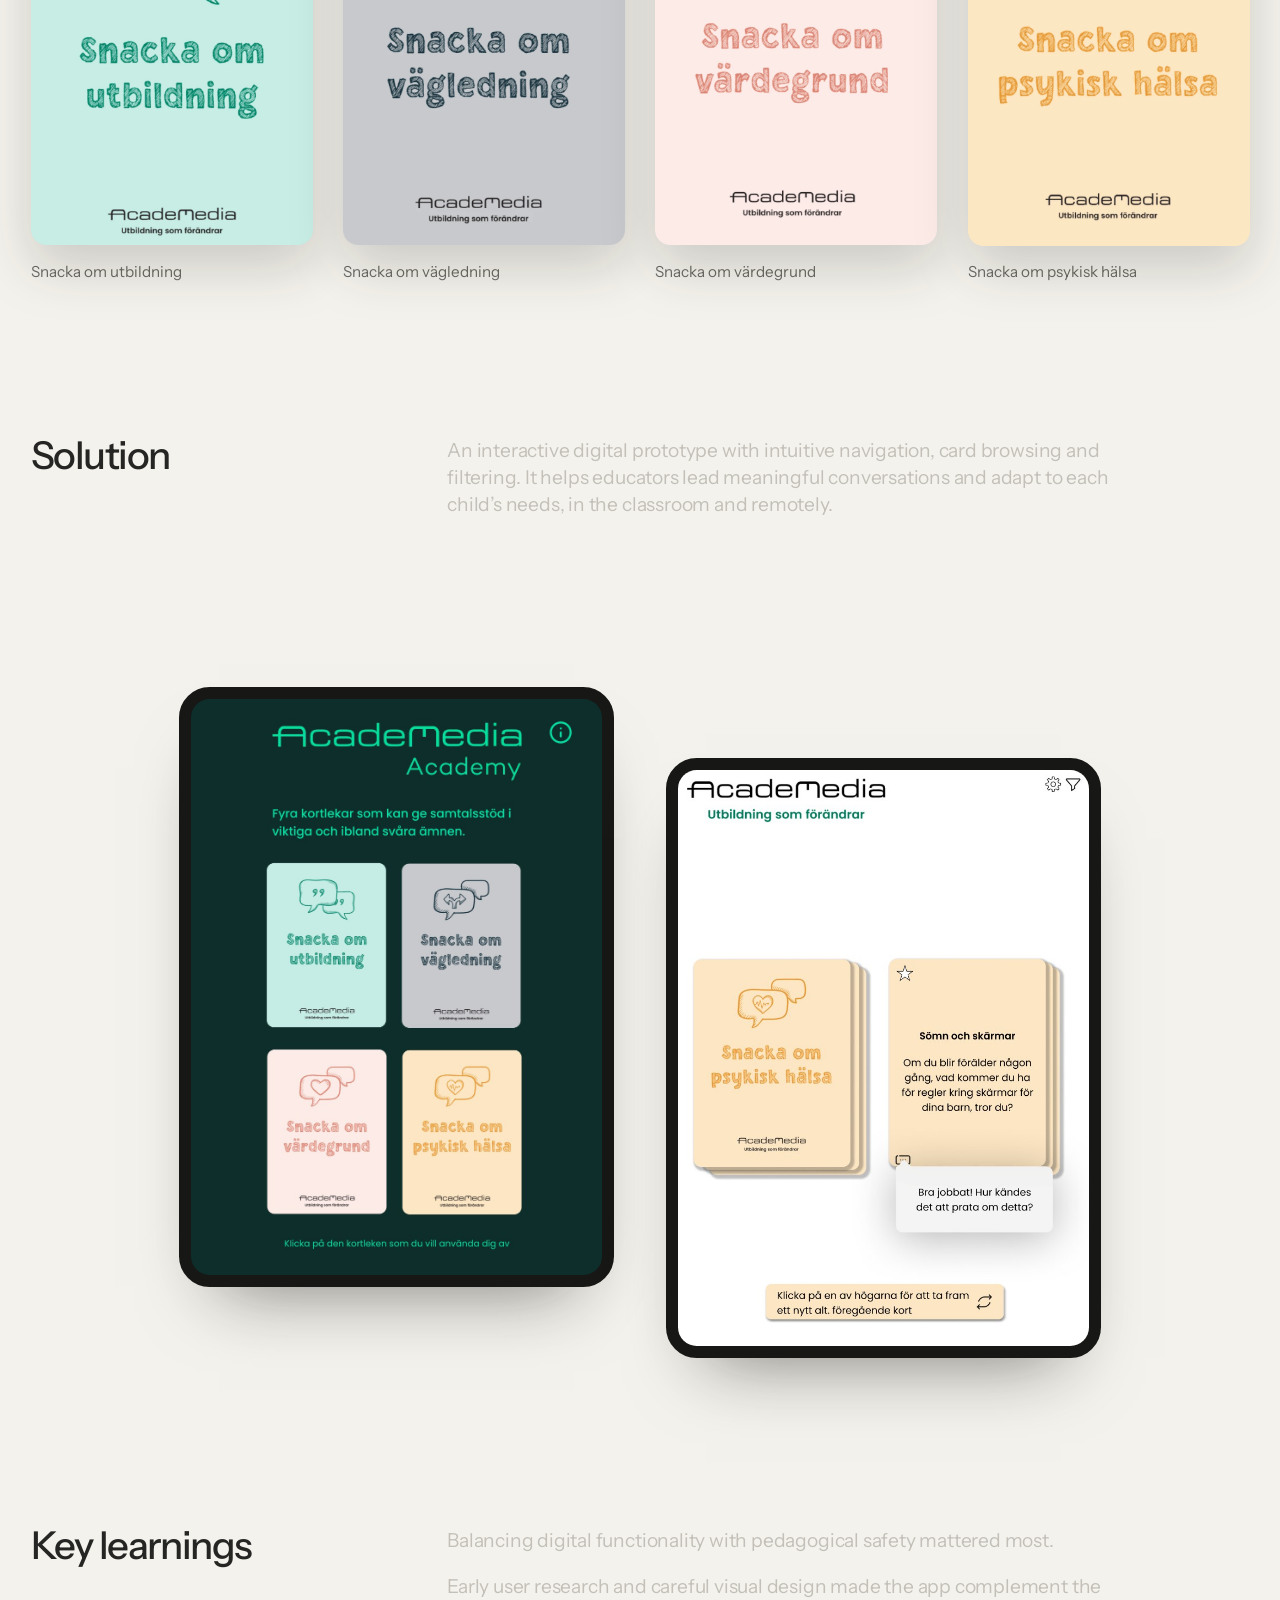
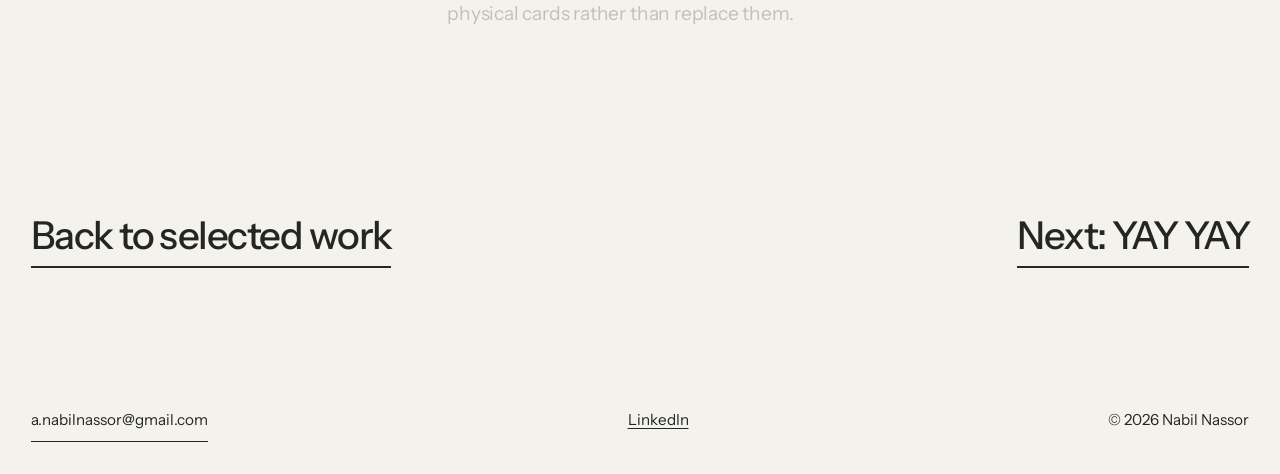
<file: academedia.html>
<!doctype html>
<html lang="en">
<head>
<meta charset="utf-8">
<meta name="viewport" content="width=device-width, initial-scale=1, viewport-fit=cover">
<title>AcadeMedia Case Study</title>
<link rel="preconnect" href="https://fonts.googleapis.com">
<link rel="preconnect" href="https://fonts.gstatic.com" crossorigin>
<link href="https://fonts.googleapis.com/css2?family=Instrument+Sans:wght@400;500;600&display=swap" rel="stylesheet">
<link rel="stylesheet" href="style.css">
<link rel="stylesheet" href="project.css">
<style>html{background:#f4f2ec}body::after{content:"";position:fixed;inset:0;background:#f4f2ec;z-index:300;pointer-events:none;opacity:1}html:not(.ready) body::after{animation:veil .9s ease 2.4s forwards}html.ready body::after{opacity:0;visibility:hidden;transition:opacity .9s cubic-bezier(.33,1,.68,1),visibility 0s linear .9s}html.js:not(.ready) body *{animation-play-state:paused!important}@keyframes veil{to{opacity:0;visibility:hidden}}@media (prefers-reduced-motion:reduce){body::after{display:none}}</style>
<script>document.documentElement.classList.add('js');try{history.scrollRestoration='manual'}catch(e){}</script>
</head>
<body>
<a class="skip" href="#main">Skip to content</a>
<header class="top g">
  <a class="roll" id="roll" href="index.html" aria-label="Nabil Nassor, UX designer. Home"><span class="roll-in" aria-hidden="true"><span>Nabil Nassor</span><span>UX designer</span><span>Nabil Nassor</span></span></a>
  <nav aria-label="Primary"><a href="work.html">Work</a><a href="about.html">About</a></nav>
</header>

<main id="main">
  <div class="marq long">
    <div class="mq-track" id="mq">
      <div class="mq-half">
        <h1 class="mq-item" id="t">ACADEMEDIA</h1>
        <span class="mq-item" aria-hidden="true">ACADEMEDIA</span>
      </div>
      <div class="mq-half" aria-hidden="true">
        <span class="mq-item">ACADEMEDIA</span>
        <span class="mq-item">ACADEMEDIA</span>
      </div>
    </div>
  </div>

  <section class="g" aria-label="Project details">
    <dl class="meta-grid">
      <div><dt>Client</dt><dd>AcadeMedia</dd></div>
      <div><dt>Date</dt><dd>June 2025</dd></div>
      <div><dt>Work</dt><dd>UX research, interaction design, digital prototype</dd></div>
    </dl>
  </section>

  <div class="fanpin" id="fanpin"><div class="pin-stage">
    <div class="fan-stage" role="img" aria-label="The four AcadeMedia value-card decks spreading out into a fan on a dark green background">
      <img class="fan-logo" src="img/ac-logo.webp" width="929" height="576" alt="">
      <img class="fan-card" src="img/ac-card-utbildning.webp" width="808" height="1071" alt="Mint card: two speech bubbles with quotation marks and the title Snacka om utbildning">
      <img class="fan-card" src="img/ac-card-vagledning.webp" width="808" height="1071" alt="Grey card: speech bubbles with a forked arrow and the title Snacka om vägledning">
      <img class="fan-card" src="img/ac-card-vardegrund.webp" width="808" height="1071" alt="Pink card: speech bubbles with a heart and the title Snacka om värdegrund">
      <img class="fan-card" src="img/ac-card-halsa.webp" width="808" height="1071" alt="Peach card: speech bubbles with a heartbeat heart and the title Snacka om psykisk hälsa">
    </div>
  </div></div>

  <section class="info g" aria-labelledby="in">
    <h2 id="in">Introduction</h2>
    <div class="prose">
      <p>Digitising AcadeMedia’s educational value cards to create a more accessible, engaging and flexible learning experience, while keeping the familiarity of the physical cards.</p>
    </div>
  </section>

  <section class="info g" aria-labelledby="ch" style="border-bottom:0">
    <h2 id="ch">Design challenge</h2>
    <div class="prose">
      <p>How might we turn physical value cards into an intuitive, inclusive digital experience without losing their tactile feel and sense of emotional safety?</p>
    </div>
  </section>

  <section class="info g" aria-labelledby="pr">
    <h2 id="pr">Process</h2>
    <ul class="rows">
      <li><span class="w">Research</span><span>Interviewed educators and observed how the cards are used in the classroom.</span></li>
      <li><span class="w">Ideation</span><span>Developed concepts and prototypes based on user insights.</span></li>
      <li><span class="w">Testing</span><span>Iterated on the design based on educator feedback.</span></li>
    </ul>
  </section>

  <div class="g">
    <ul class="deck" aria-label="The four card decks">
      <li class="deck-card rv" style="--d:0.00s"><span class="deck-tilt"><img src="img/ac-card-utbildning.webp" width="808" height="1071" loading="lazy" alt="Mint card: two speech bubbles with quotation marks and the title Snacka om utbildning"></span><span class="deck-t">Snacka om utbildning</span></li>
      <li class="deck-card rv" style="--d:0.08s"><span class="deck-tilt"><img src="img/ac-card-vagledning.webp" width="808" height="1071" loading="lazy" alt="Grey card: speech bubbles with a forked arrow and the title Snacka om vägledning"></span><span class="deck-t">Snacka om vägledning</span></li>
      <li class="deck-card rv" style="--d:0.16s"><span class="deck-tilt"><img src="img/ac-card-vardegrund.webp" width="808" height="1071" loading="lazy" alt="Pink card: speech bubbles with a heart and the title Snacka om värdegrund"></span><span class="deck-t">Snacka om värdegrund</span></li>
      <li class="deck-card rv" style="--d:0.24s"><span class="deck-tilt"><img src="img/ac-card-halsa.webp" width="808" height="1071" loading="lazy" alt="Peach card: speech bubbles with a heartbeat heart and the title Snacka om psykisk hälsa"></span><span class="deck-t">Snacka om psykisk hälsa</span></li>
    </ul>
  </div>

  <section class="info g" aria-labelledby="so" style="border-bottom:0">
    <h2 id="so">Solution</h2>
    <div class="prose">
      <p>An interactive digital prototype with intuitive navigation, card browsing and filtering. It helps educators lead meaningful conversations and adapt to each child’s needs, in the classroom and remotely.</p>
    </div>
  </section>

  <div class="g">
    <div class="tabs">
      <figure class="tab tab-a" data-par="-24"><img src="img/ac-app-home.jpg" width="956" height="1368" loading="lazy" alt="App start screen on dark green: AcadeMedia Academy, four card decks to choose from and the line Klicka på den kortleken som du vill använda dig av"></figure>
      <figure class="tab tab-b" data-par="24"><img src="img/ac-app-card.jpg" width="746" height="1074" loading="lazy" alt="App card view: the psykisk hälsa deck next to an open question card about sleep and screens, with a reflection prompt below"></figure>
    </div>
  </div>

  <section class="info g" aria-labelledby="kl" style="border-bottom:0">
    <h2 id="kl">Key learnings</h2>
    <div class="prose">
      <p>Balancing digital functionality with pedagogical safety mattered most.</p>
      <p>Early user research and careful visual design made the app complement the physical cards rather than replace them.</p>
    </div>
  </section>

  <div class="g next"><a href="index.html#work">Back to selected work</a><a href="yayyay.html">Next: YAY YAY</a></div>
</main>

<footer class="foot g">
  <span>
    <button class="copy" id="copy" type="button" data-mail="a.nabilnassor@gmail.com">a.nabilnassor@gmail.com</button>
    <span class="status" id="status" role="status"></span>
  </span>
  <a href="https://www.linkedin.com/in/nabil-nassor-884708237/">LinkedIn</a>
  <span>© 2026 Nabil Nassor</span>
</footer>
<script src="main.js"></script>
<script src="project.js"></script>
<script src="pin.js"></script>
</body>
</html>
</file>
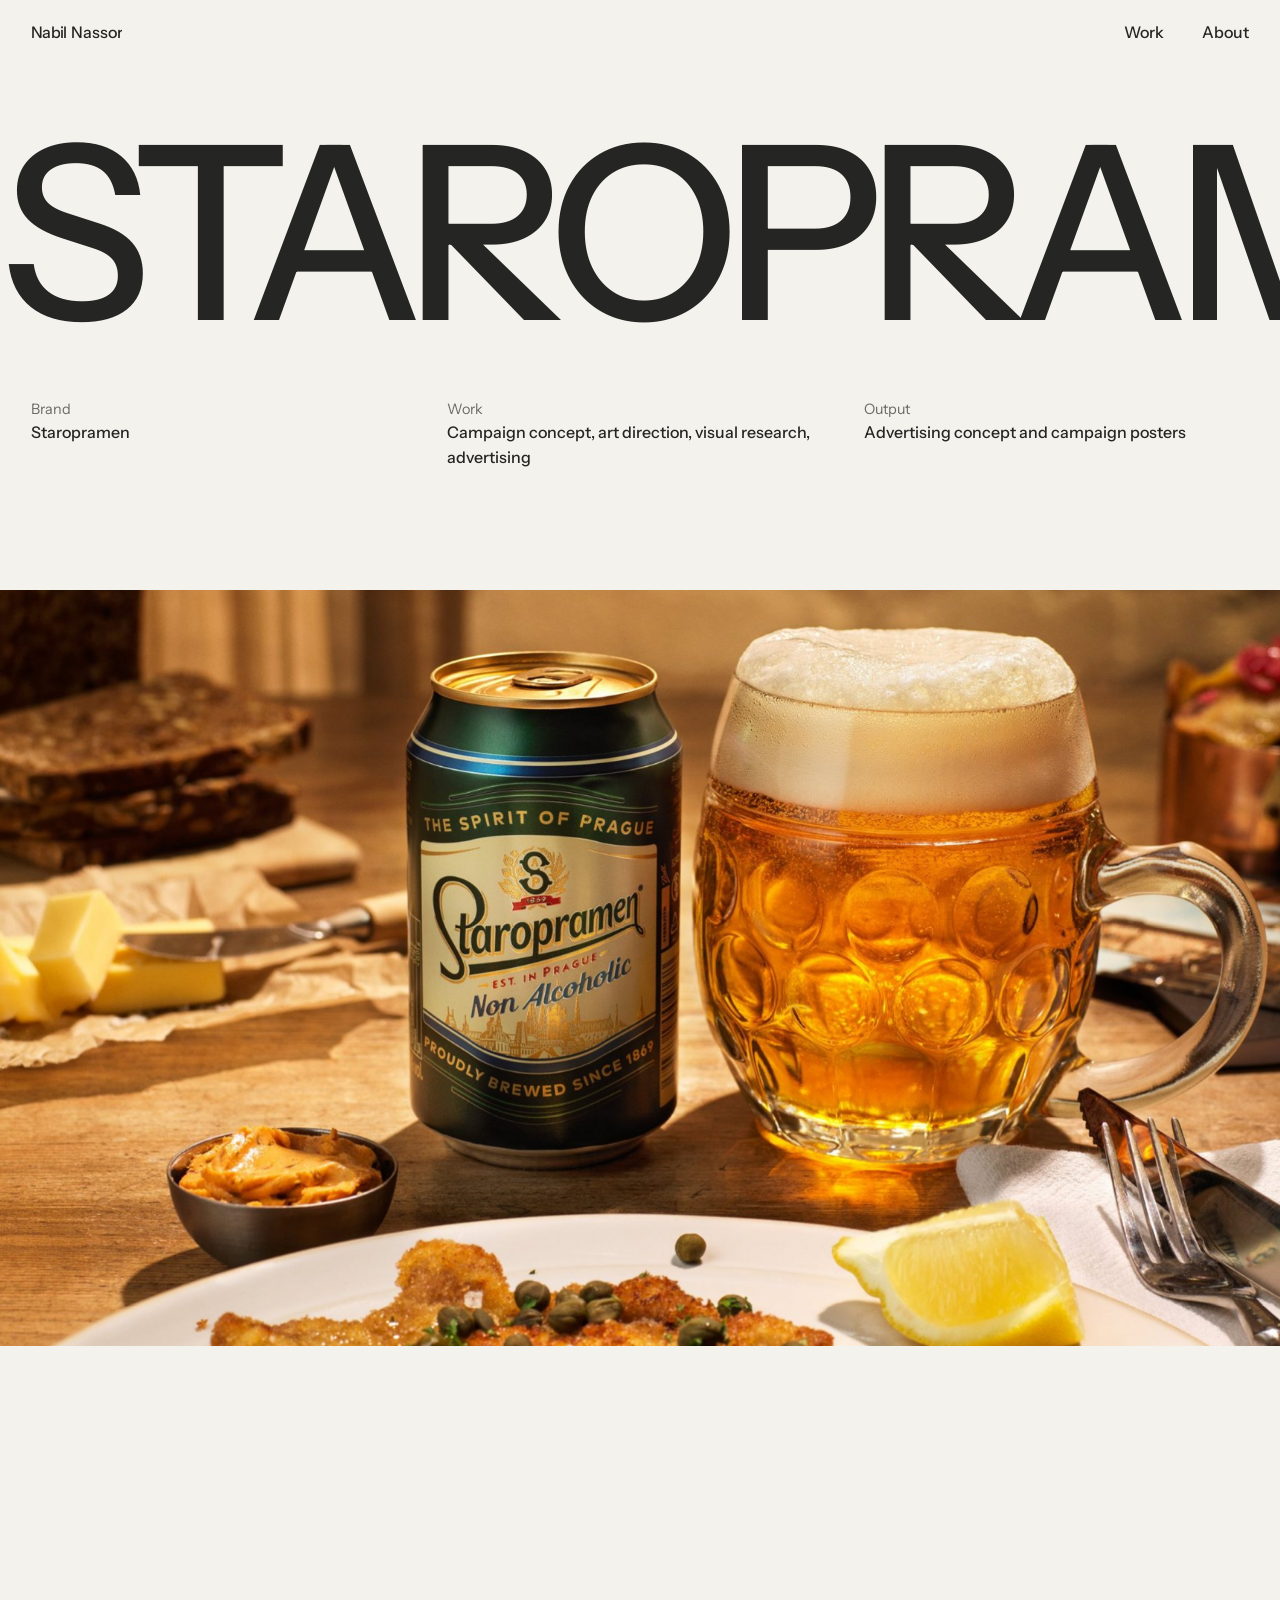
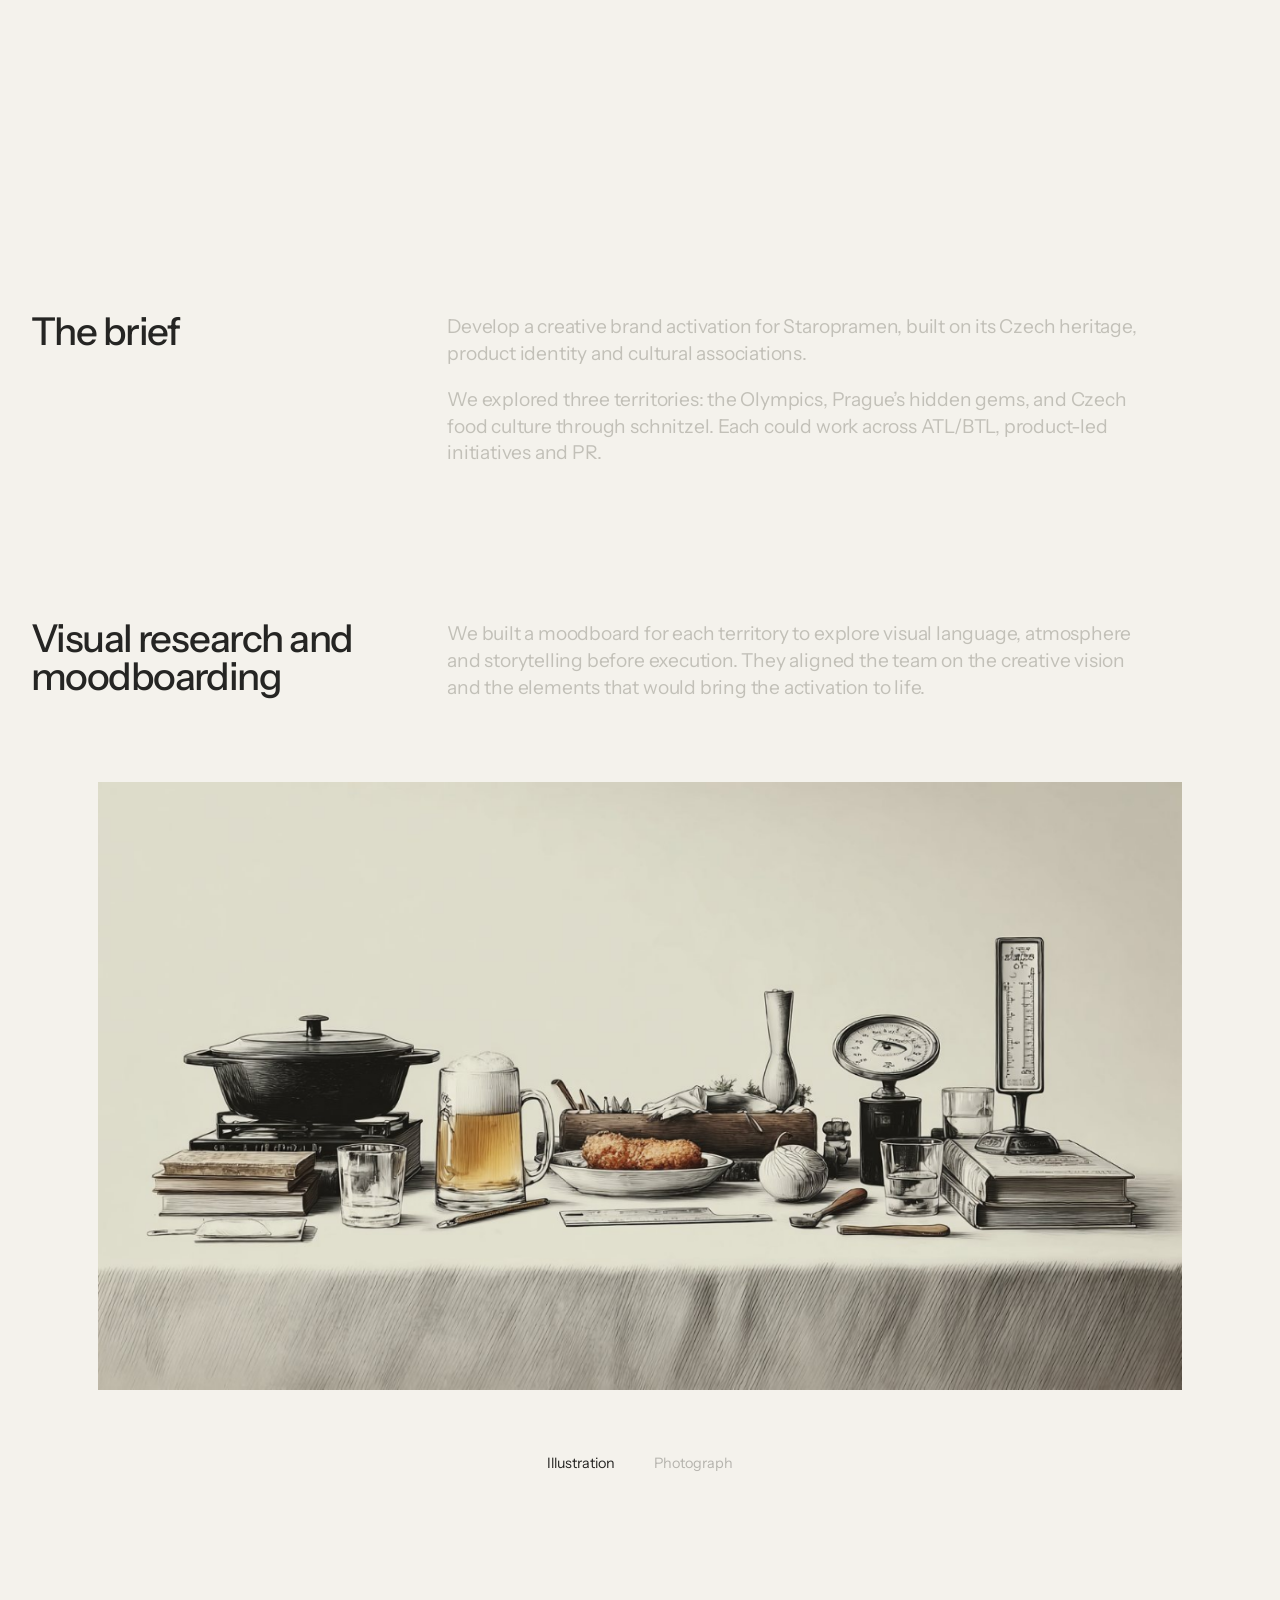
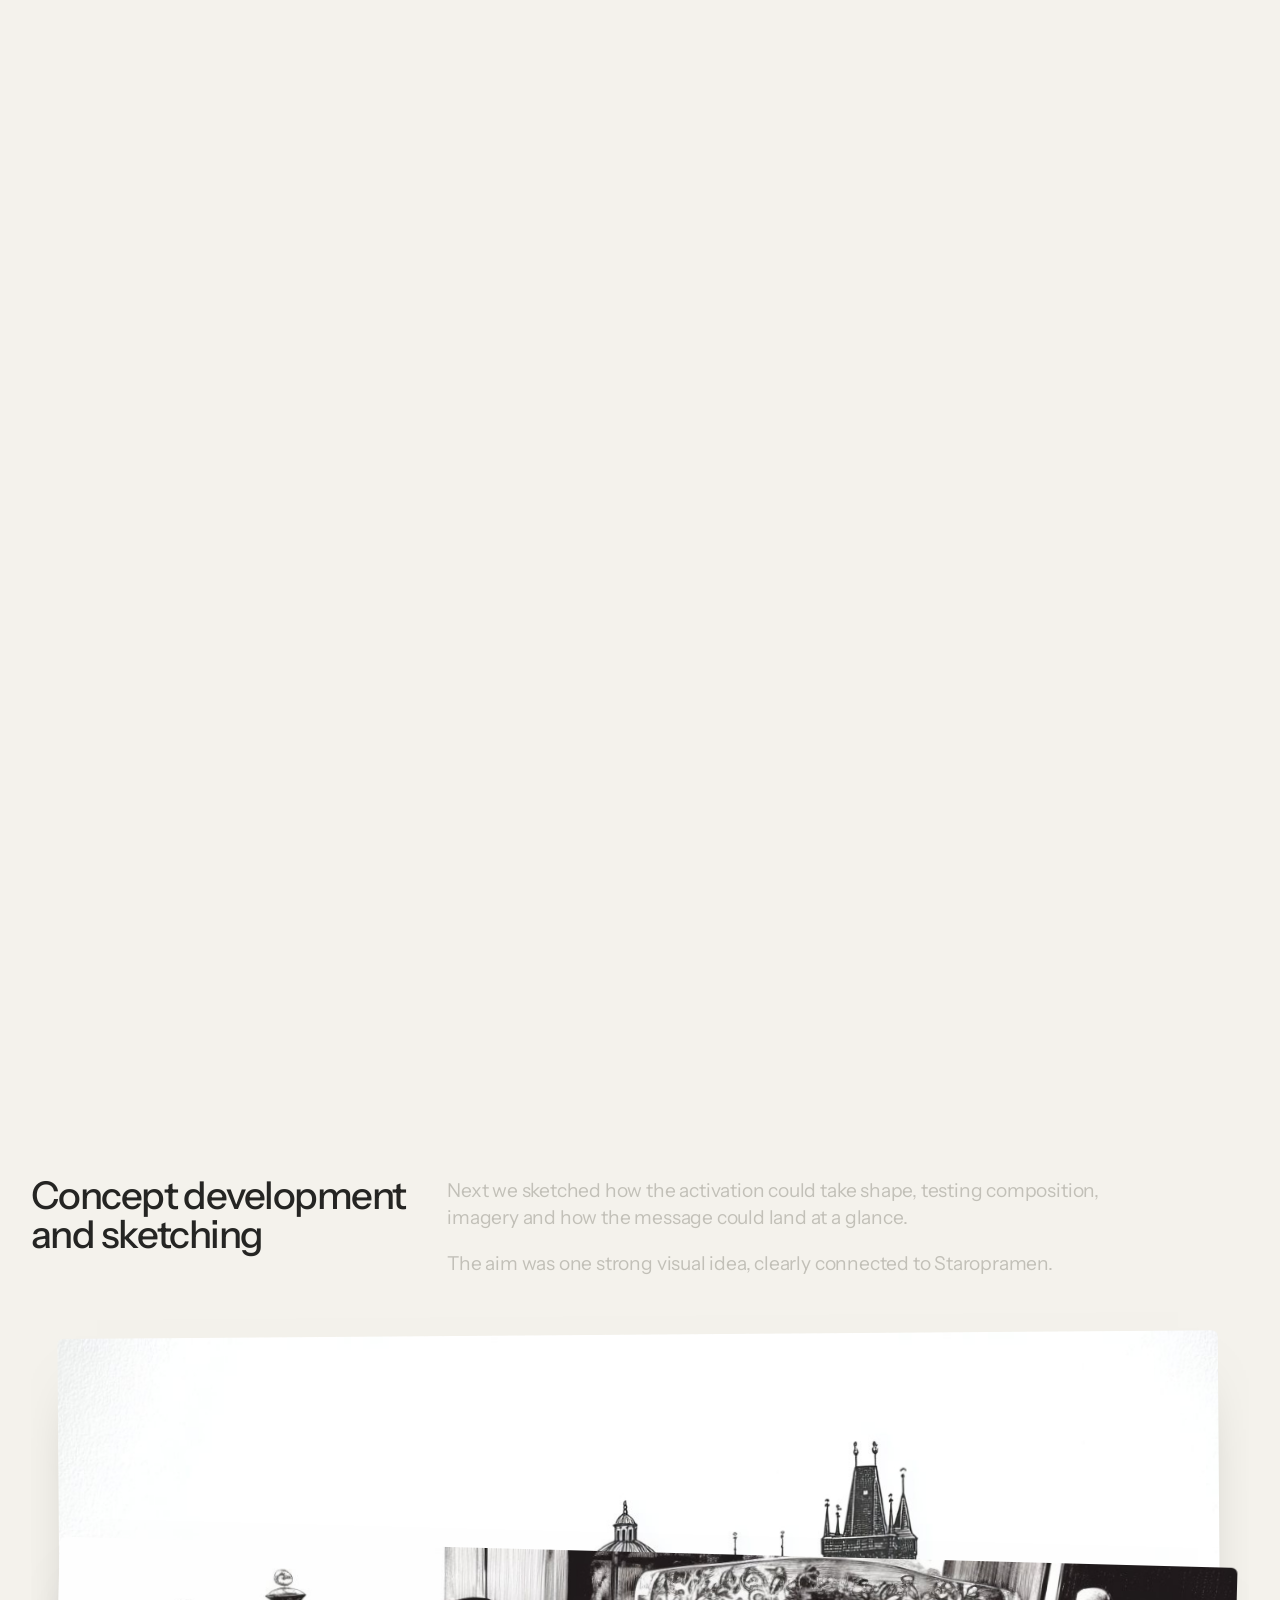
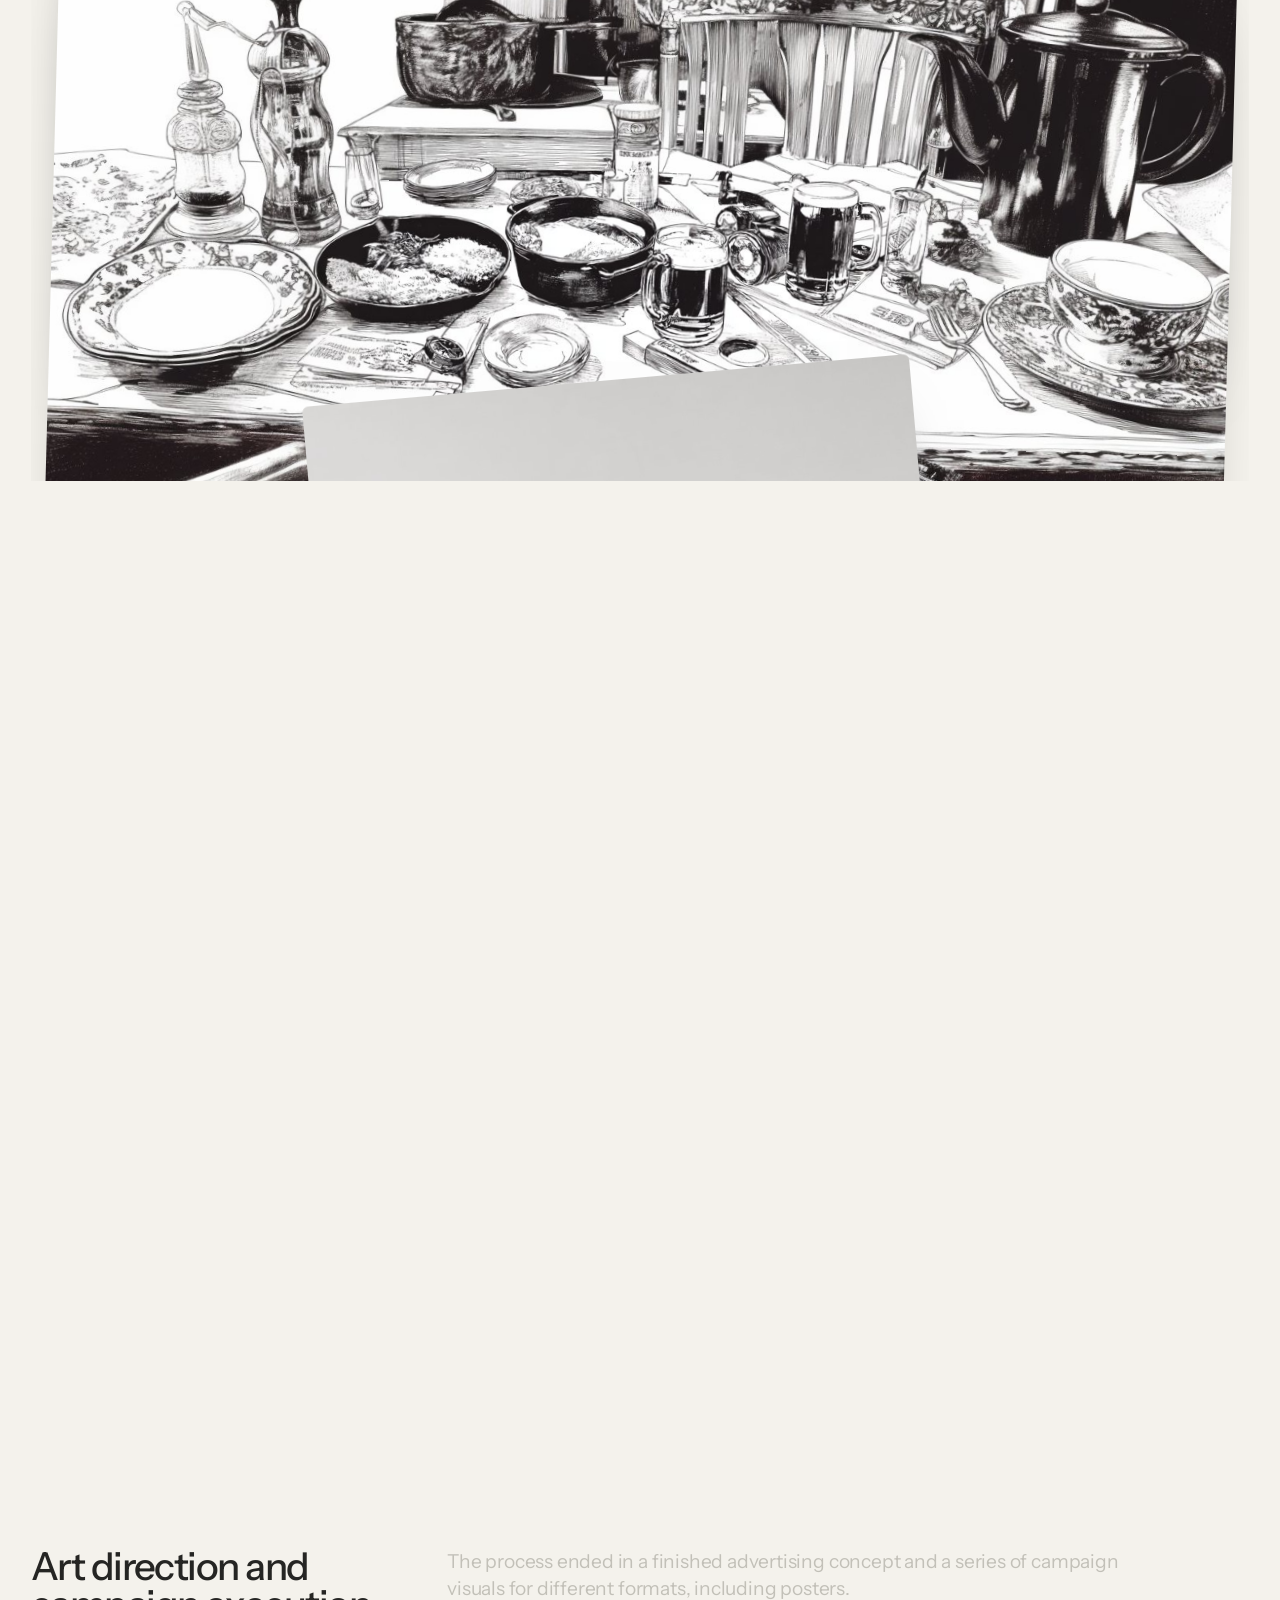
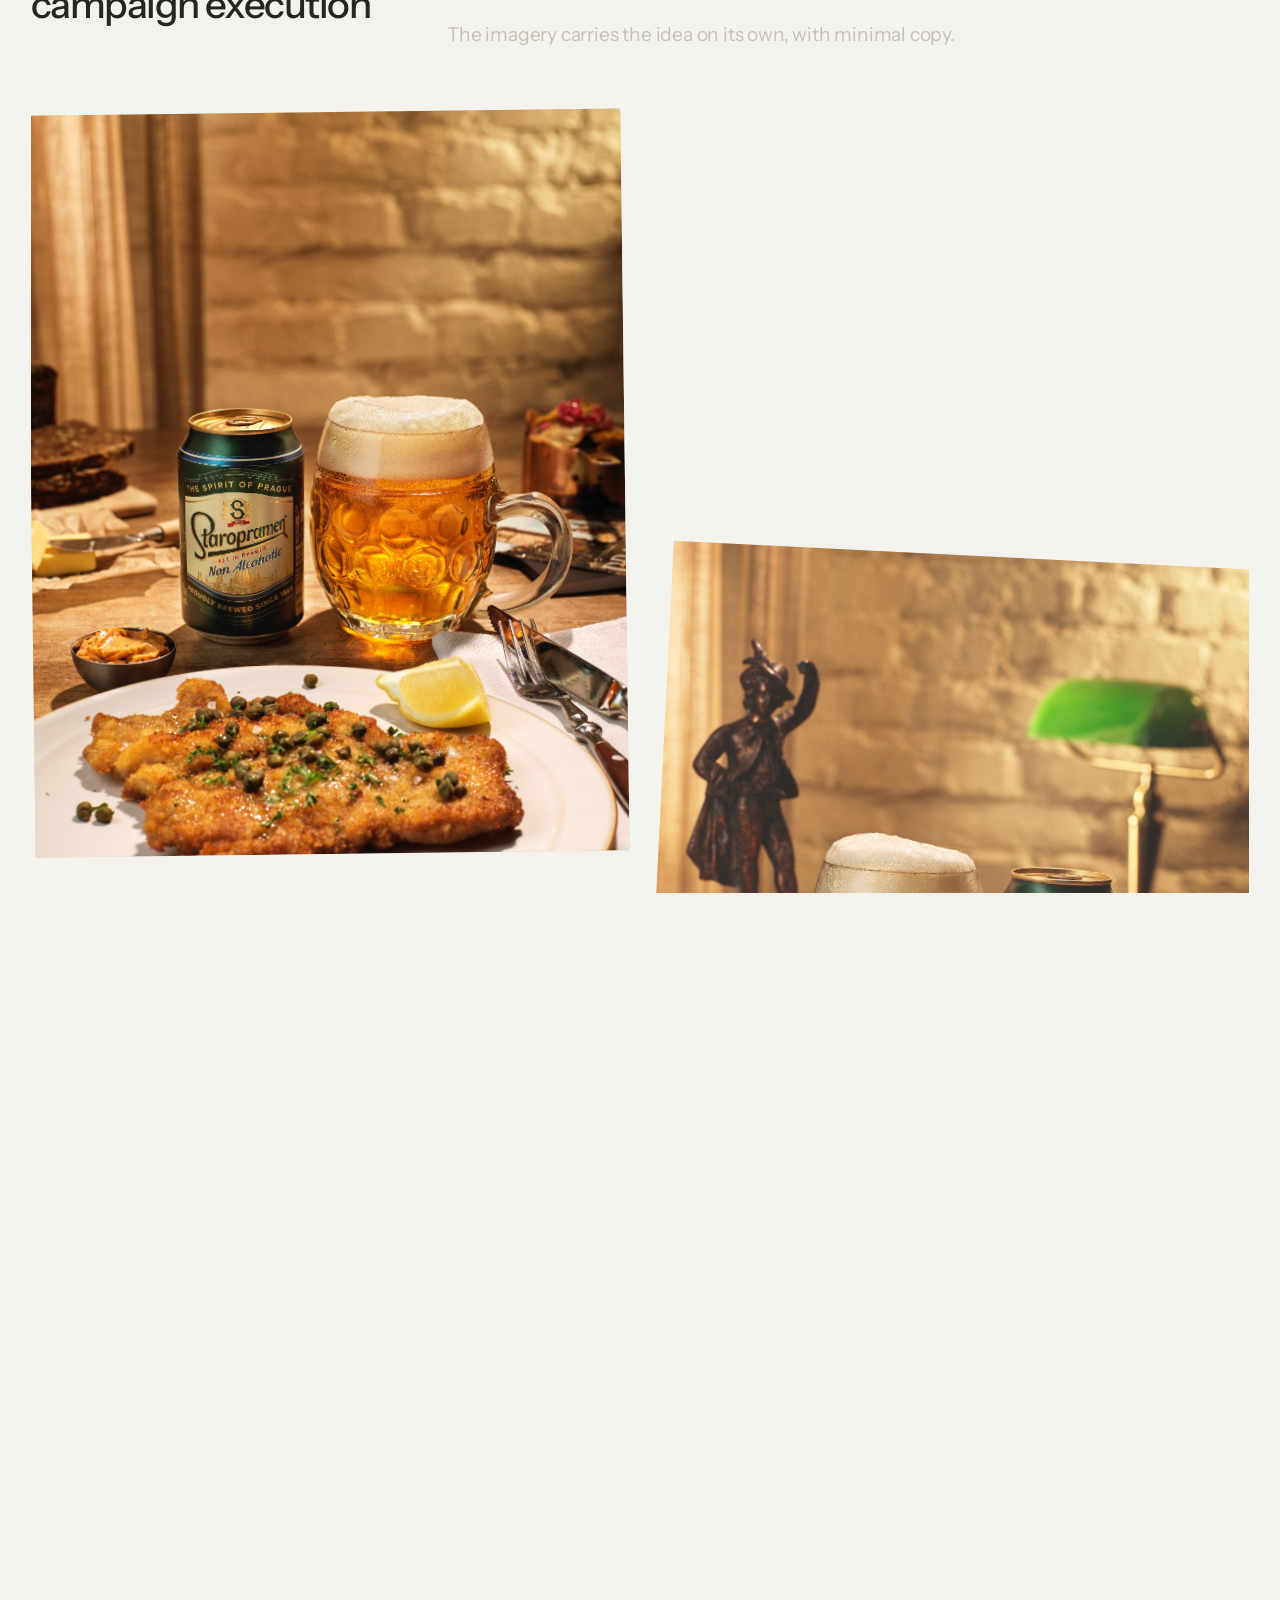
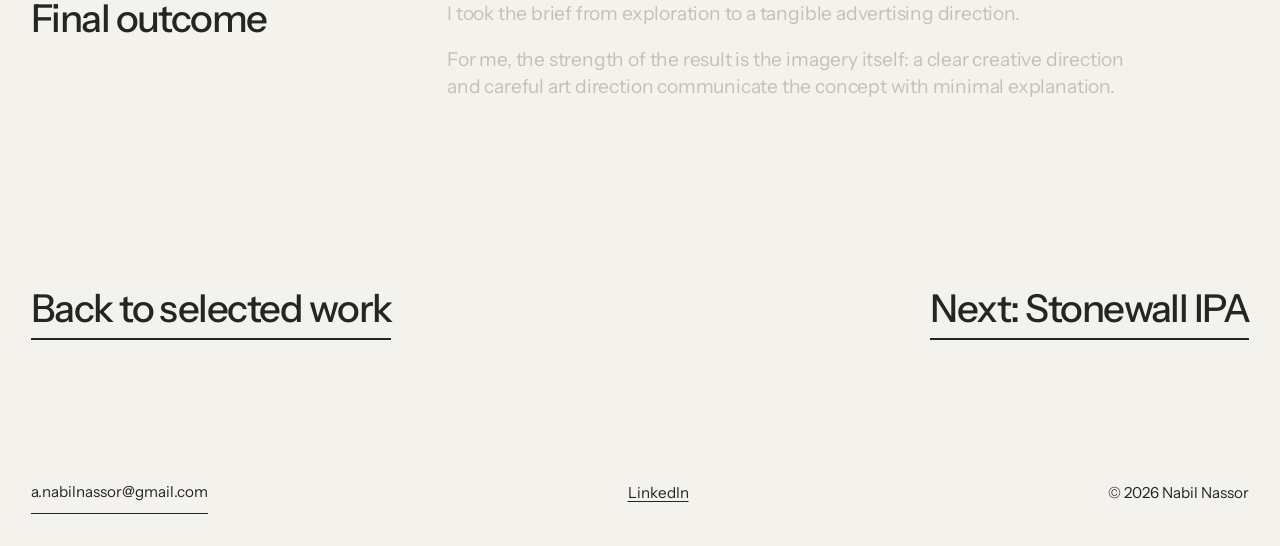
<file: staropramen.html>
<!doctype html>
<html lang="en">
<head>
<meta charset="utf-8">
<meta name="viewport" content="width=device-width, initial-scale=1, viewport-fit=cover">
<title>Staropramen Case Study</title>
<link rel="preconnect" href="https://fonts.googleapis.com">
<link rel="preconnect" href="https://fonts.gstatic.com" crossorigin>
<link href="https://fonts.googleapis.com/css2?family=Instrument+Sans:wght@400;500;600&display=swap" rel="stylesheet">
<link rel="stylesheet" href="style.css">
<link rel="stylesheet" href="project.css">
<style>html{background:#f4f2ec}body::after{content:"";position:fixed;inset:0;background:#f4f2ec;z-index:300;pointer-events:none;opacity:1}html:not(.ready) body::after{animation:veil .9s ease 2.4s forwards}html.ready body::after{opacity:0;visibility:hidden;transition:opacity .9s cubic-bezier(.33,1,.68,1),visibility 0s linear .9s}html.js:not(.ready) body *{animation-play-state:paused!important}@keyframes veil{to{opacity:0;visibility:hidden}}@media (prefers-reduced-motion:reduce){body::after{display:none}}</style>
<script>document.documentElement.classList.add('js');try{history.scrollRestoration='manual'}catch(e){}</script>
</head>
<body>
<a class="skip" href="#main">Skip to content</a>
<header class="top g">
  <a class="roll" id="roll" href="index.html" aria-label="Nabil Nassor, UX designer. Home"><span class="roll-in" aria-hidden="true"><span>Nabil Nassor</span><span>UX designer</span><span>Nabil Nassor</span></span></a>
  <nav aria-label="Primary"><a href="work.html">Work</a><a href="about.html">About</a></nav>
</header>

<main id="main">
  <div class="marq long">
    <div class="mq-track" id="mq">
      <div class="mq-half">
        <h1 class="mq-item" id="t">STAROPRAMEN</h1>
        <span class="mq-item" aria-hidden="true">STAROPRAMEN</span>
      </div>
      <div class="mq-half" aria-hidden="true">
        <span class="mq-item">STAROPRAMEN</span>
        <span class="mq-item">STAROPRAMEN</span>
      </div>
    </div>
  </div>

  <section class="g" aria-label="Project details">
    <dl class="meta-grid">
      <div><dt>Brand</dt><dd>Staropramen</dd></div>
      <div><dt>Work</dt><dd>Campaign concept, art direction, visual research, advertising</dd></div>
      <div><dt>Output</dt><dd>Advertising concept and campaign posters</dd></div>
    </dl>
  </section>

  <div class="heropin" id="heropin"><div class="pin-stage">
  <figure class="bleed" aria-label="Staropramen campaign image">
    <img src="img/sp-final-wide.jpg" width="2000" height="1126" alt="A can of Staropramen non-alcoholic beer next to a dimpled glass mug of beer, with a plate of schnitzel with capers and a lemon wedge in the foreground, on a warm wooden table">
  </figure>
  </div></div>

  <section class="info g" aria-labelledby="b">
    <h2 id="b">The brief</h2>
    <div class="prose">
      <p>Develop a creative brand activation for Staropramen, built on its Czech heritage, product identity and cultural associations.</p>
      <p>We explored three territories: the Olympics, Prague’s hidden gems, and Czech food culture through schnitzel. Each could work across ATL/BTL, product-led initiatives and PR.</p>
    </div>
  </section>

  <section class="info g" aria-labelledby="r" style="border-bottom:0;padding-bottom:0">
    <h2 id="r">Visual research and moodboarding</h2>
    <div class="prose">
      <p>We built a moodboard for each territory to explore visual language, atmosphere and storytelling before execution. They aligned the team on the creative vision and the elements that would bring the activation to life.</p>
    </div>
  </section>

  <section class="wipe" id="wipe" aria-label="The same still life, first as an illustration and then as a photograph">
    <div class="wipe-pin">
      <div class="wipe-fig" id="wipeFig">
        <img src="img/sp-board-illustration.jpg" width="1456" height="816" loading="lazy" alt="Illustrated still life on a table: a black cast-iron pot on books, a beer mug, a plate with schnitzel, glasses, a kitchen scale and a thermometer">
        <img class="top" src="img/sp-board-photo.jpg" width="1456" height="816" loading="lazy" alt="Photographed still life with the same objects on a linen tablecloth: a cast-iron pot, two beer mugs, schnitzel on a plate, a thermometer and a gauge">
      </div>
      <ol class="steps" id="wipeSteps" aria-hidden="true"><li class="on">Illustration</li><li>Photograph</li></ol>
    </div>
  </section>

  <section class="info g" aria-labelledby="s" style="border-bottom:0;padding-bottom:0">
    <h2 id="s">Concept development and sketching</h2>
    <div class="prose">
      <p>Next we sketched how the activation could take shape, testing composition, imagery and how the message could land at a glance.</p>
      <p>The aim was one strong visual idea, clearly connected to Staropramen.</p>
    </div>
  </section>

  <div class="g">
    <div class="stack pinstack" id="stack" style="--n:3"><div class="pin-stage">
      <figure class="sc wide"><img src="img/sp-sketch-bridge.jpg" width="1456" height="816" decoding="async" alt="Pen-and-ink drawing of the Charles Bridge in Prague with its arches, statues, domes and a gothic tower"></figure>
      <figure class="sc wide"><img src="img/sp-sketch-table.jpg" width="1456" height="816" decoding="async" alt="Detailed ink drawing of a table with plates, a pot, two beer mugs, a coffee pot, a ruler and a patterned tablecloth"></figure>
      <figure class="sc tall"><img src="img/sp-sketch-schnitzel.jpg" width="928" height="1232" decoding="async" alt="Ink drawing of a breaded schnitzel on a plate next to a tall glass of beer on a wooden table"></figure>    </div>
    </div>
  </div>

  <section class="info g" aria-labelledby="a" style="border-bottom:0;padding-bottom:0">
    <h2 id="a">Art direction and campaign execution</h2>
    <div class="prose">
      <p>The process ended in a finished advertising concept and a series of campaign visuals for different formats, including posters.</p>
      <p>The imagery carries the idea on its own, with minimal copy.</p>
    </div>
  </section>

  <div class="g">
    <div class="duo" id="duo"><div class="pin-stage duo-stage">
      <figure><img src="img/sp-final-schnitzel.jpg" width="1140" height="1472" decoding="async" alt="Poster image: a Staropramen can and a glass mug of beer behind a plate of schnitzel with capers and a lemon wedge, in front of a warm brick wall"></figure>
      <figure><img src="img/sp-final-praha.jpg" width="1138" height="1442" decoding="async" alt="Poster image: a beer mug and a Staropramen can on a wooden table beside a Praha postcard, dark bread and cheese, with a bronze figurine and a green desk lamp behind"></figure>
    </div></div>
  </div>

  <section class="info g" aria-labelledby="f" style="border-bottom:0">
    <h2 id="f">Final outcome</h2>
    <div class="prose">
      <p>I took the brief from exploration to a tangible advertising direction.</p>
      <p>For me, the strength of the result is the imagery itself: a clear creative direction and careful art direction communicate the concept with minimal explanation.</p>
    </div>
  </section>

  <div class="g next"><a href="index.html#work">Back to selected work</a><a href="stonewall.html">Next: Stonewall IPA</a></div>
</main>

<footer class="foot g">
  <span>
    <button class="copy" id="copy" type="button" data-mail="a.nabilnassor@gmail.com">a.nabilnassor@gmail.com</button>
    <span class="status" id="status" role="status"></span>
  </span>
  <a href="https://www.linkedin.com/in/nabil-nassor-884708237/">LinkedIn</a>
  <span>© 2026 Nabil Nassor</span>
</footer>
<script src="main.js"></script>
<script src="project.js"></script>
<script src="pin.js"></script>
</body>
</html>
</file>
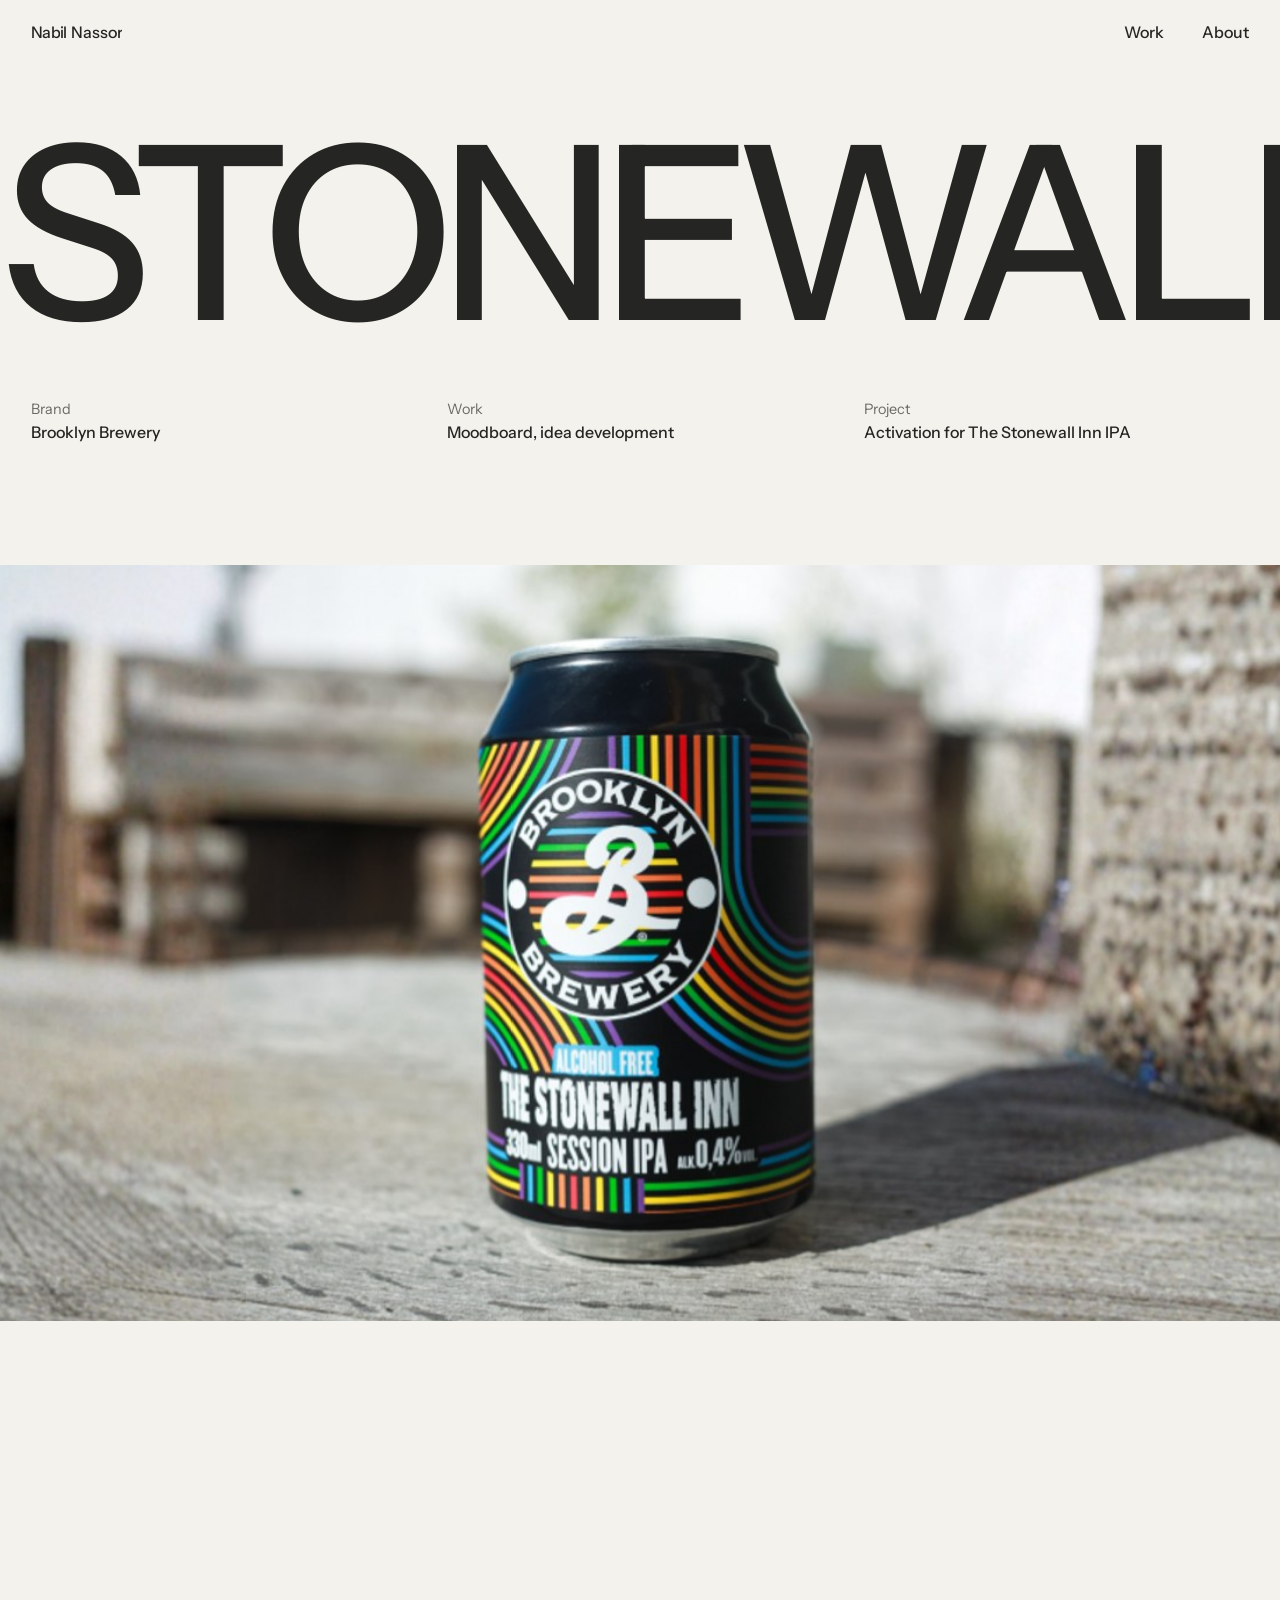
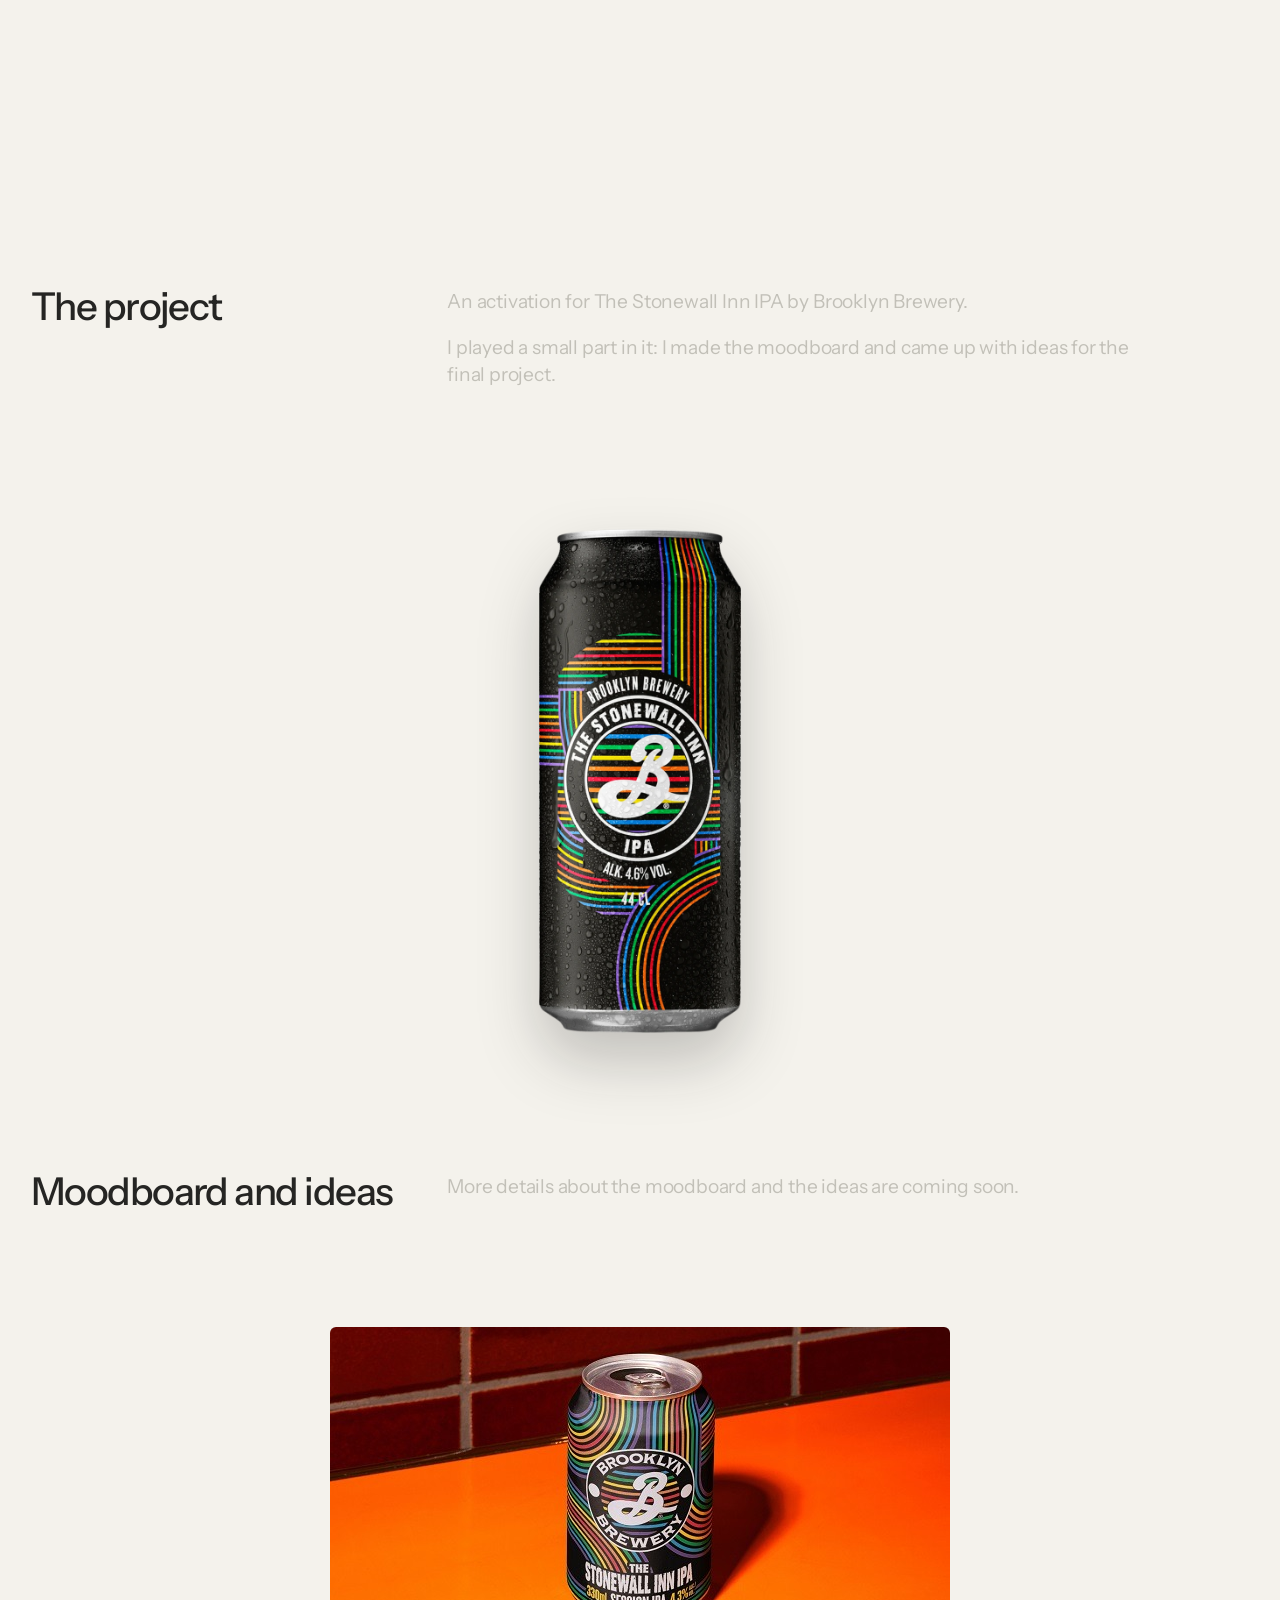
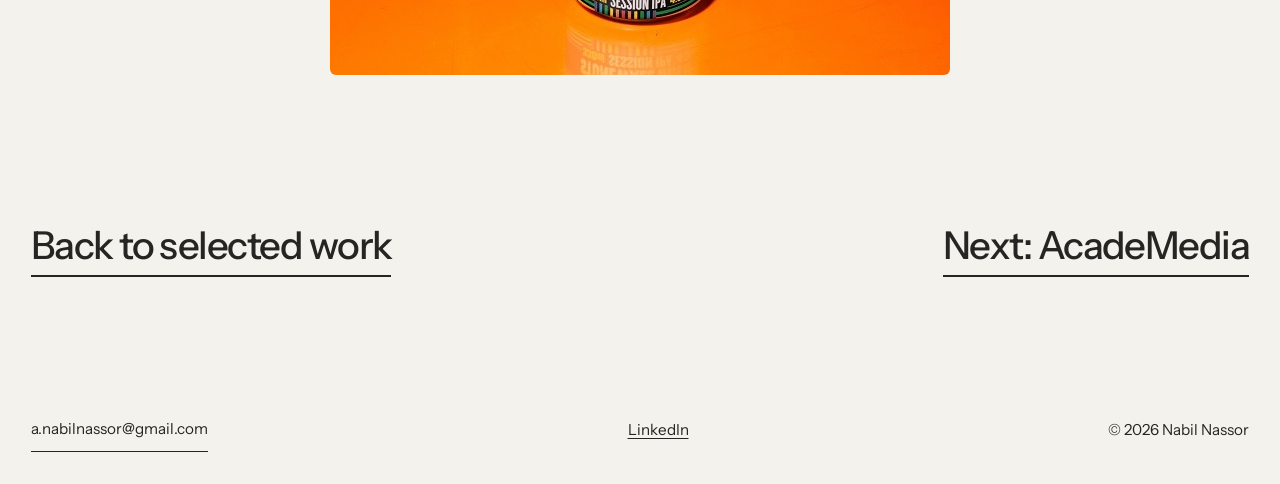
<file: stonewall.html>
<!doctype html>
<html lang="en">
<head>
<meta charset="utf-8">
<meta name="viewport" content="width=device-width, initial-scale=1, viewport-fit=cover">
<title>Stonewall IPA Case Study</title>
<link rel="preconnect" href="https://fonts.googleapis.com">
<link rel="preconnect" href="https://fonts.gstatic.com" crossorigin>
<link href="https://fonts.googleapis.com/css2?family=Instrument+Sans:wght@400;500;600&display=swap" rel="stylesheet">
<link rel="stylesheet" href="style.css">
<link rel="stylesheet" href="project.css">
<style>html{background:#f4f2ec}body::after{content:"";position:fixed;inset:0;background:#f4f2ec;z-index:300;pointer-events:none;opacity:1}html:not(.ready) body::after{animation:veil .9s ease 2.4s forwards}html.ready body::after{opacity:0;visibility:hidden;transition:opacity .9s cubic-bezier(.33,1,.68,1),visibility 0s linear .9s}html.js:not(.ready) body *{animation-play-state:paused!important}@keyframes veil{to{opacity:0;visibility:hidden}}@media (prefers-reduced-motion:reduce){body::after{display:none}}</style>
<script>document.documentElement.classList.add('js');try{history.scrollRestoration='manual'}catch(e){}</script>
</head>
<body>
<a class="skip" href="#main">Skip to content</a>
<header class="top g">
  <a class="roll" id="roll" href="index.html" aria-label="Nabil Nassor, UX designer. Home"><span class="roll-in" aria-hidden="true"><span>Nabil Nassor</span><span>UX designer</span><span>Nabil Nassor</span></span></a>
  <nav aria-label="Primary"><a href="work.html">Work</a><a href="about.html">About</a></nav>
</header>

<main id="main">
  <div class="marq long">
    <div class="mq-track" id="mq">
      <div class="mq-half">
        <h1 class="mq-item" id="t">STONEWALL IPA</h1>
        <span class="mq-item" aria-hidden="true">STONEWALL IPA</span>
      </div>
      <div class="mq-half" aria-hidden="true">
        <span class="mq-item">STONEWALL IPA</span>
        <span class="mq-item">STONEWALL IPA</span>
      </div>
    </div>
  </div>

  <section class="g" aria-label="Project details">
    <dl class="meta-grid">
      <div><dt>Brand</dt><dd>Brooklyn Brewery</dd></div>
      <div><dt>Work</dt><dd>Moodboard, idea development</dd></div>
      <div><dt>Project</dt><dd>Activation for The Stonewall Inn IPA</dd></div>
    </dl>
  </section>

  <div class="heropin" id="heropin"><div class="pin-stage">
  <figure class="bleed" aria-label="The Stonewall Inn IPA, alcohol free, on a weathered wooden table">
    <img src="img/sw-hero.jpg" width="1240" height="838" alt="A black can of Brooklyn Brewery The Stonewall Inn alcohol-free session IPA with rainbow lines, standing on a weathered wooden table outdoors">
  </figure>
  </div></div>

  <section class="info g" aria-labelledby="p">
    <h2 id="p">The project</h2>
    <div class="prose">
      <p>An activation for The Stonewall Inn IPA by Brooklyn Brewery.</p>
      <p>I played a small part in it: I made the moodboard and came up with ideas for the final project.</p>
    </div>
  </section>

  <div class="g"><figure class="sw-can rv"><img src="img/sw-can.webp" width="462" height="1150" alt="Tall black can of The Stonewall Inn IPA with a rainbow of lines wrapping around a round Brooklyn Brewery B logo"></figure></div>

  <section class="info g" aria-labelledby="m" style="border-bottom:0">
    <h2 id="m">Moodboard and ideas</h2>
    <div class="prose">
      <p>More details about the moodboard and the ideas are coming soon.</p>
    </div>
  </section>

  <div class="g"><figure class="sw-pic rv"><img src="img/sw-orange.jpg" width="620" height="348" loading="lazy" alt="A rainbow-striped can of The Stonewall Inn IPA on a bright orange surface in front of dark red tiles"></figure></div>

  <div class="g next"><a href="index.html#work">Back to selected work</a><a href="academedia.html">Next: AcadeMedia</a></div>
</main>

<footer class="foot g">
  <span>
    <button class="copy" id="copy" type="button" data-mail="a.nabilnassor@gmail.com">a.nabilnassor@gmail.com</button>
    <span class="status" id="status" role="status"></span>
  </span>
  <a href="https://www.linkedin.com/in/nabil-nassor-884708237/">LinkedIn</a>
  <span>© 2026 Nabil Nassor</span>
</footer>
<script src="main.js"></script>
<script src="project.js"></script>
<script src="pin.js"></script>
</body>
</html>
</file>
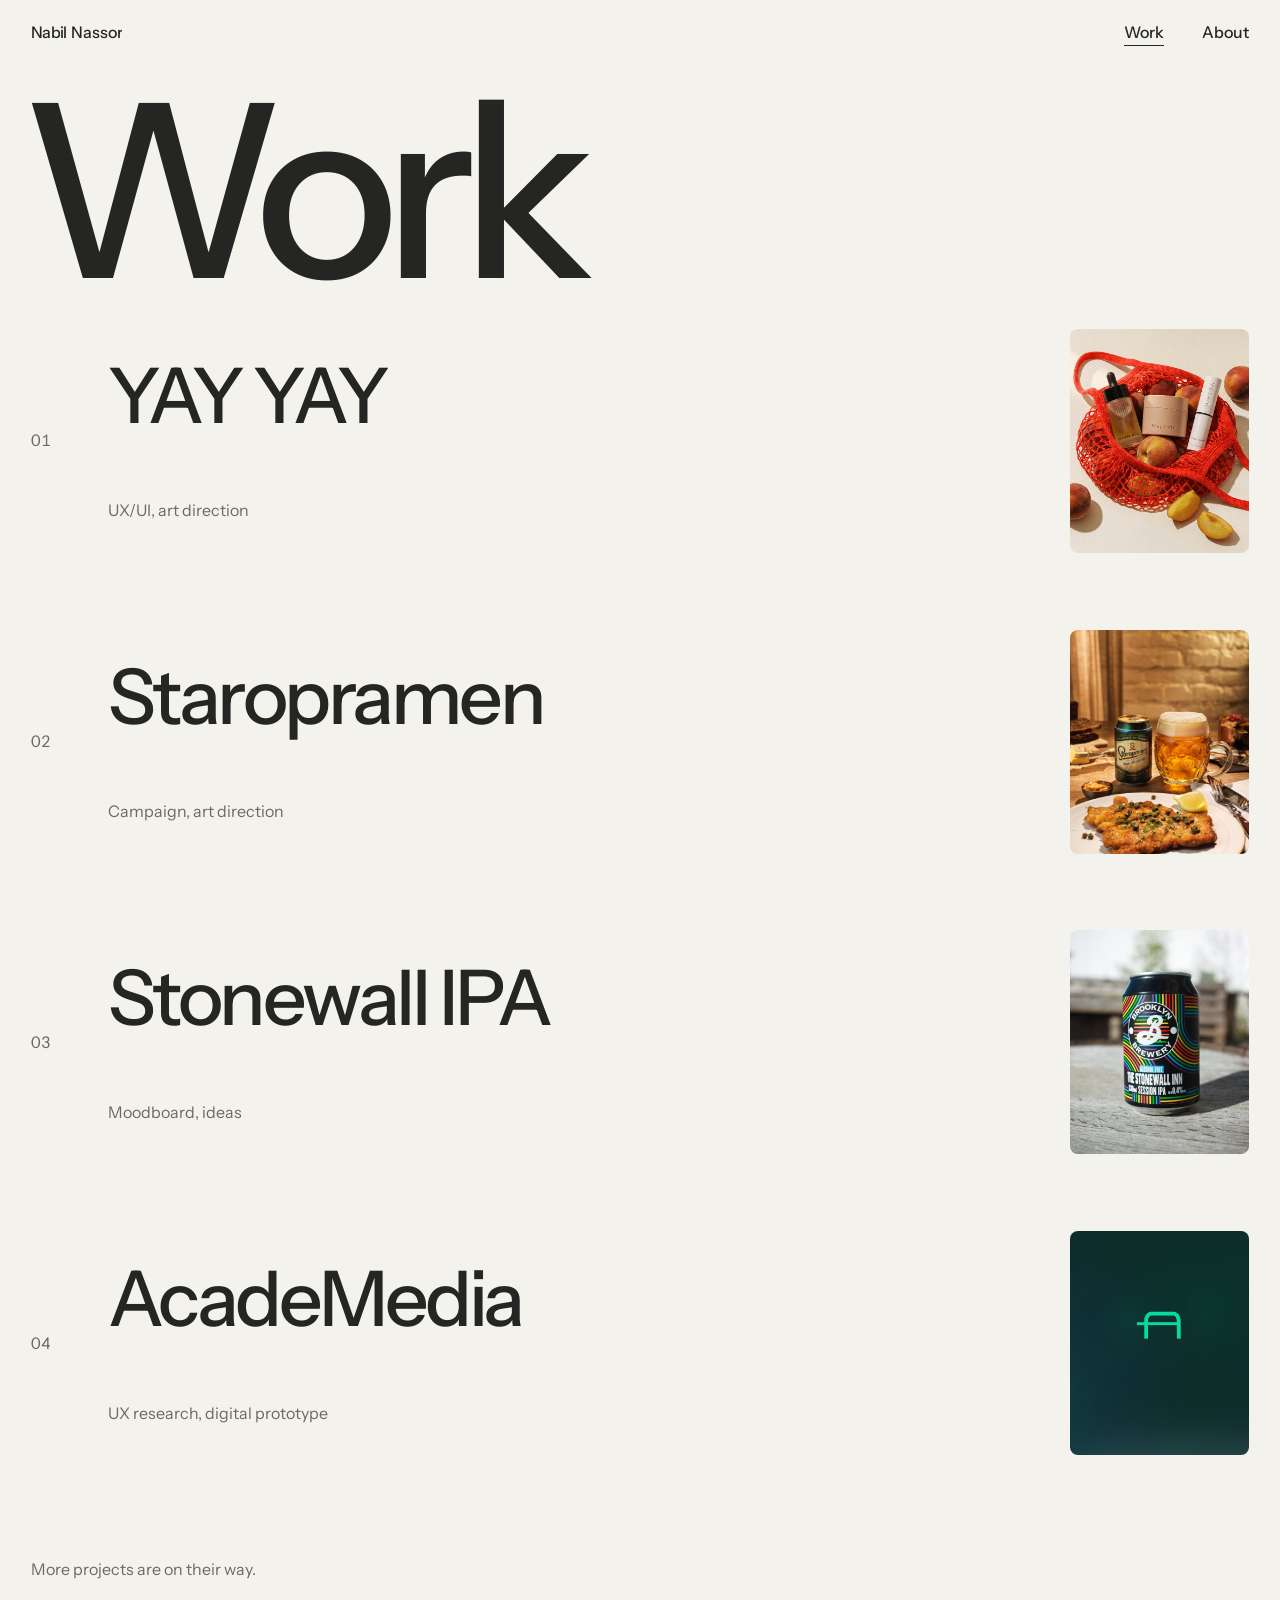
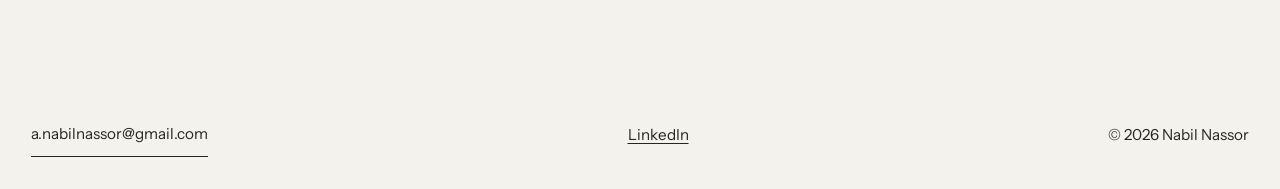
<file: work.html>
<!doctype html>
<html lang="en">
<head>
<meta charset="utf-8">
<meta name="viewport" content="width=device-width, initial-scale=1, viewport-fit=cover">
<title>All work – Nabil Nassor</title>
<link rel="preconnect" href="https://fonts.googleapis.com">
<link rel="preconnect" href="https://fonts.gstatic.com" crossorigin>
<link href="https://fonts.googleapis.com/css2?family=Instrument+Sans:wght@400;500;600&display=swap" rel="stylesheet">
<link rel="stylesheet" href="style.css">
<style>html{background:#f4f2ec}body::after{content:"";position:fixed;inset:0;background:#f4f2ec;z-index:300;pointer-events:none;opacity:1}html:not(.ready) body::after{animation:veil .9s ease 2.4s forwards}html.ready body::after{opacity:0;visibility:hidden;transition:opacity .9s cubic-bezier(.33,1,.68,1),visibility 0s linear .9s}html.js:not(.ready) body *{animation-play-state:paused!important}@keyframes veil{to{opacity:0;visibility:hidden}}@media (prefers-reduced-motion:reduce){body::after{display:none}}</style>
<script>document.documentElement.classList.add('js');try{history.scrollRestoration='manual'}catch(e){}</script>
</head>
<body>
<a class="skip" href="#main">Skip to content</a>
<header class="top g">
  <a class="roll" id="roll" href="index.html" aria-label="Nabil Nassor, UX designer. Home"><span class="roll-in" aria-hidden="true"><span>Nabil Nassor</span><span>UX designer</span><span>Nabil Nassor</span></span></a>
  <nav aria-label="Primary"><a href="work.html" aria-current="page">Work</a><a href="about.html">About</a></nav>
</header>

<main id="main">
  <section class="hero g" aria-labelledby="t">
    <h1 class="mega" id="t"><span class="l"><span>Work</span></span></h1>
  </section>
  <section class="g wk" aria-label="All projects">
    <ul class="wk-list">
      <li class="rv"><a class="wk-row" href="yayyay.html"><span class="wk-no">01</span><span class="wk-t">YAY YAY</span><span class="wk-s">UX/UI, art direction</span><span class="wk-img"><img src="img/yy-hero.jpg" alt="Red mesh bag of peaches with YAY YAY skincare products" loading="lazy"></span></a></li>
      <li class="rv"><a class="wk-row" href="staropramen.html"><span class="wk-no">02</span><span class="wk-t">Staropramen</span><span class="wk-s">Campaign, art direction</span><span class="wk-img"><img src="img/sp-final-schnitzel.jpg" alt="Staropramen can and beer mug behind a plate of schnitzel" loading="lazy"></span></a></li>
      <li class="rv"><a class="wk-row" href="stonewall.html"><span class="wk-no">03</span><span class="wk-t">Stonewall IPA</span><span class="wk-s">Moodboard, ideas</span><span class="wk-img"><img src="img/sw-hero.jpg" alt="Stonewall Inn IPA can on a wooden table" loading="lazy"></span></a></li>
      <li class="rv"><a class="wk-row" href="academedia.html"><span class="wk-no">04</span><span class="wk-t">AcadeMedia</span><span class="wk-s">UX research, digital prototype</span><span class="wk-img"><img src="img/ac-cover.jpg" alt="AcadeMedia A logo in mint green on a dark green background" loading="lazy"></span></a></li>
    </ul>
    <p class="wk-more rv">More projects are on their way.</p>
  </section>
</main>

<footer class="foot g">
  <span>
    <button class="copy" id="copy" type="button" data-mail="a.nabilnassor@gmail.com">a.nabilnassor@gmail.com</button>
    <span class="status" id="status" role="status"></span>
  </span>
  <a href="https://www.linkedin.com/in/nabil-nassor-884708237/">LinkedIn</a>
  <span>© 2026 Nabil Nassor</span>
</footer>
<script src="main.js"></script>
</body>
</html>
</file>
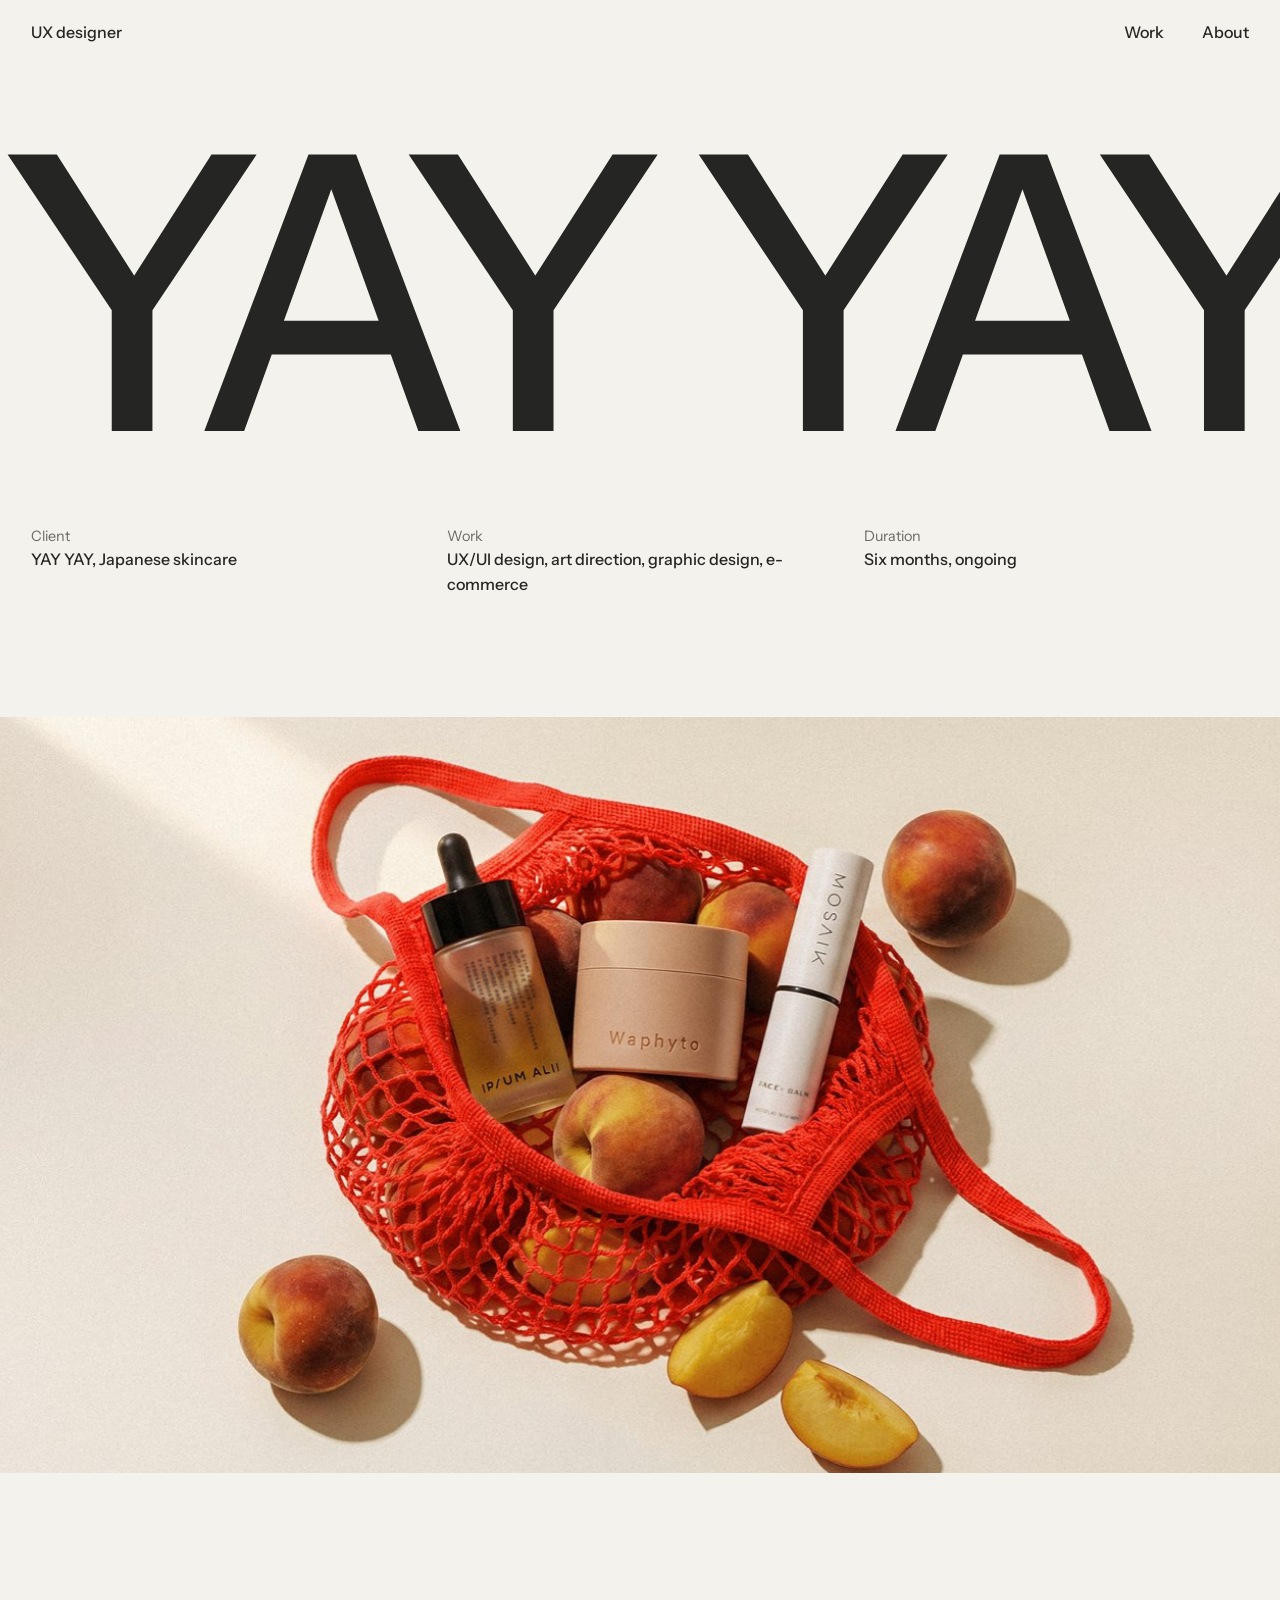
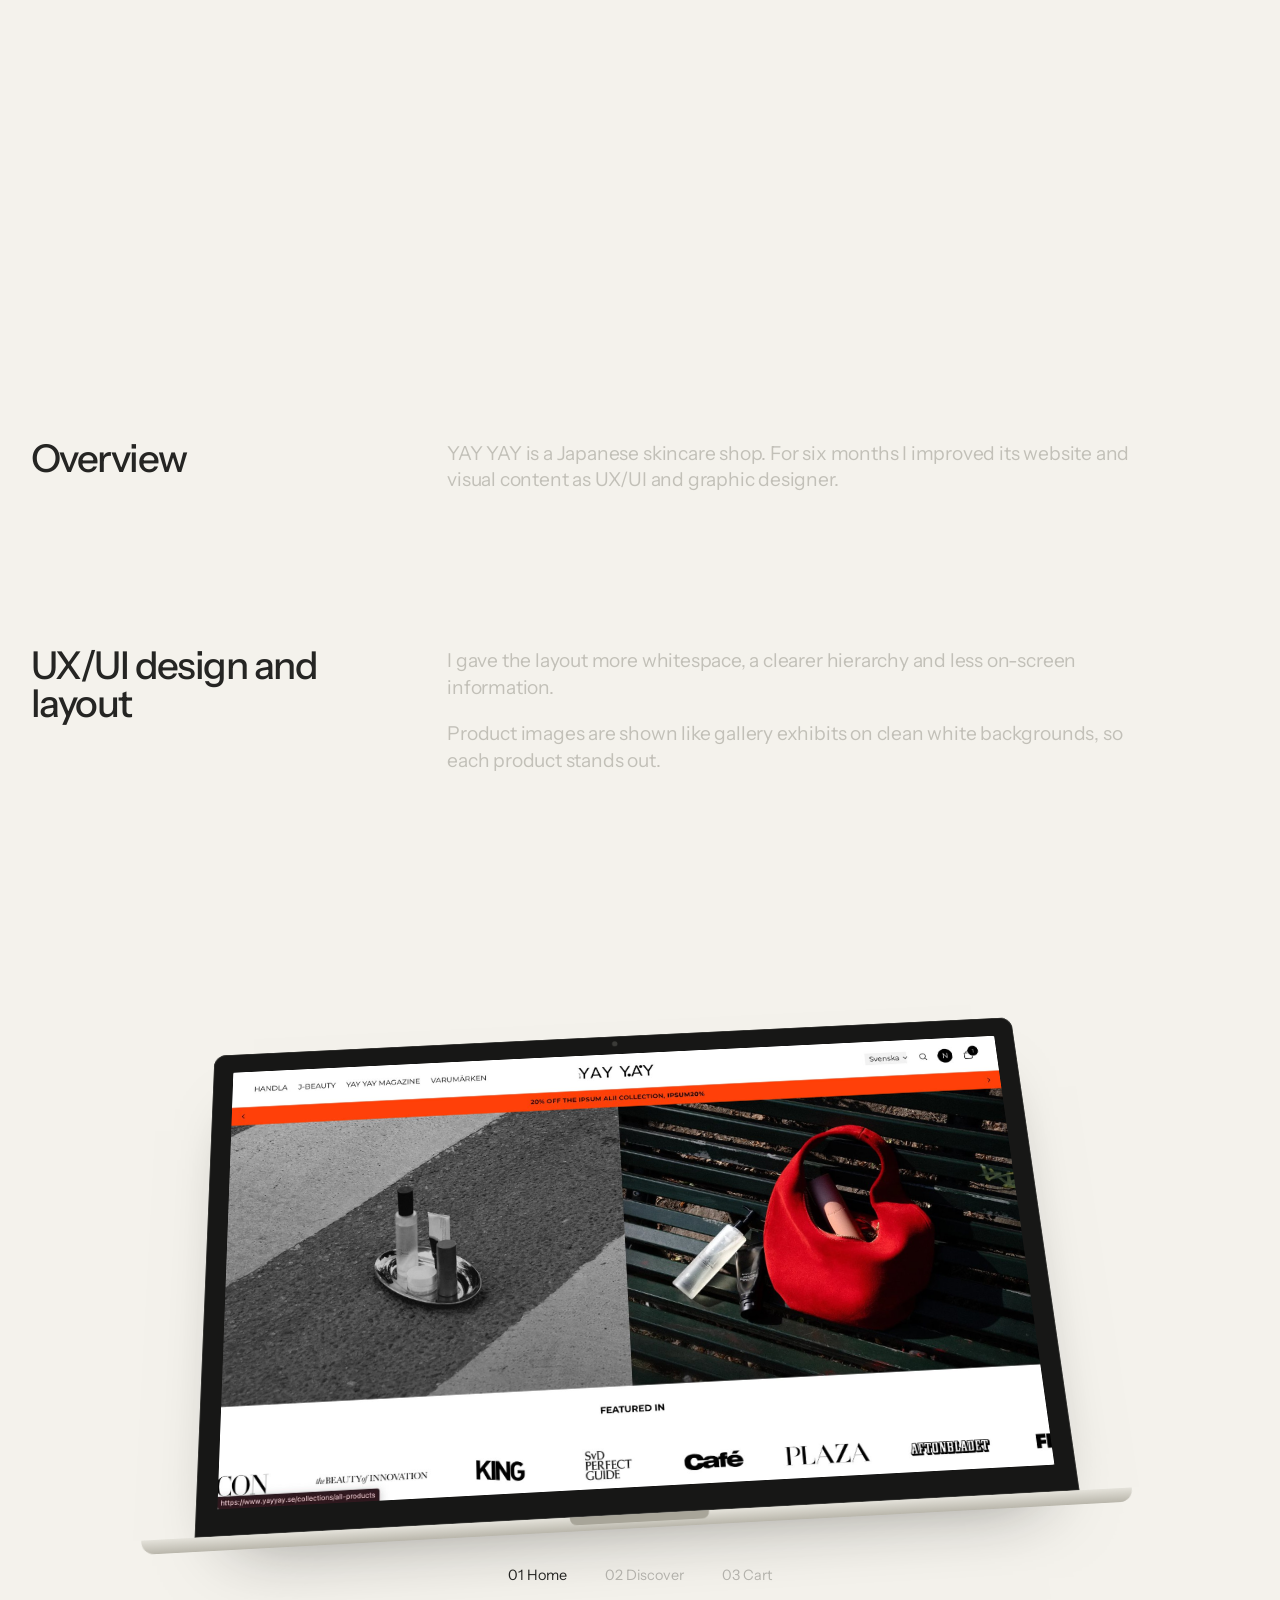
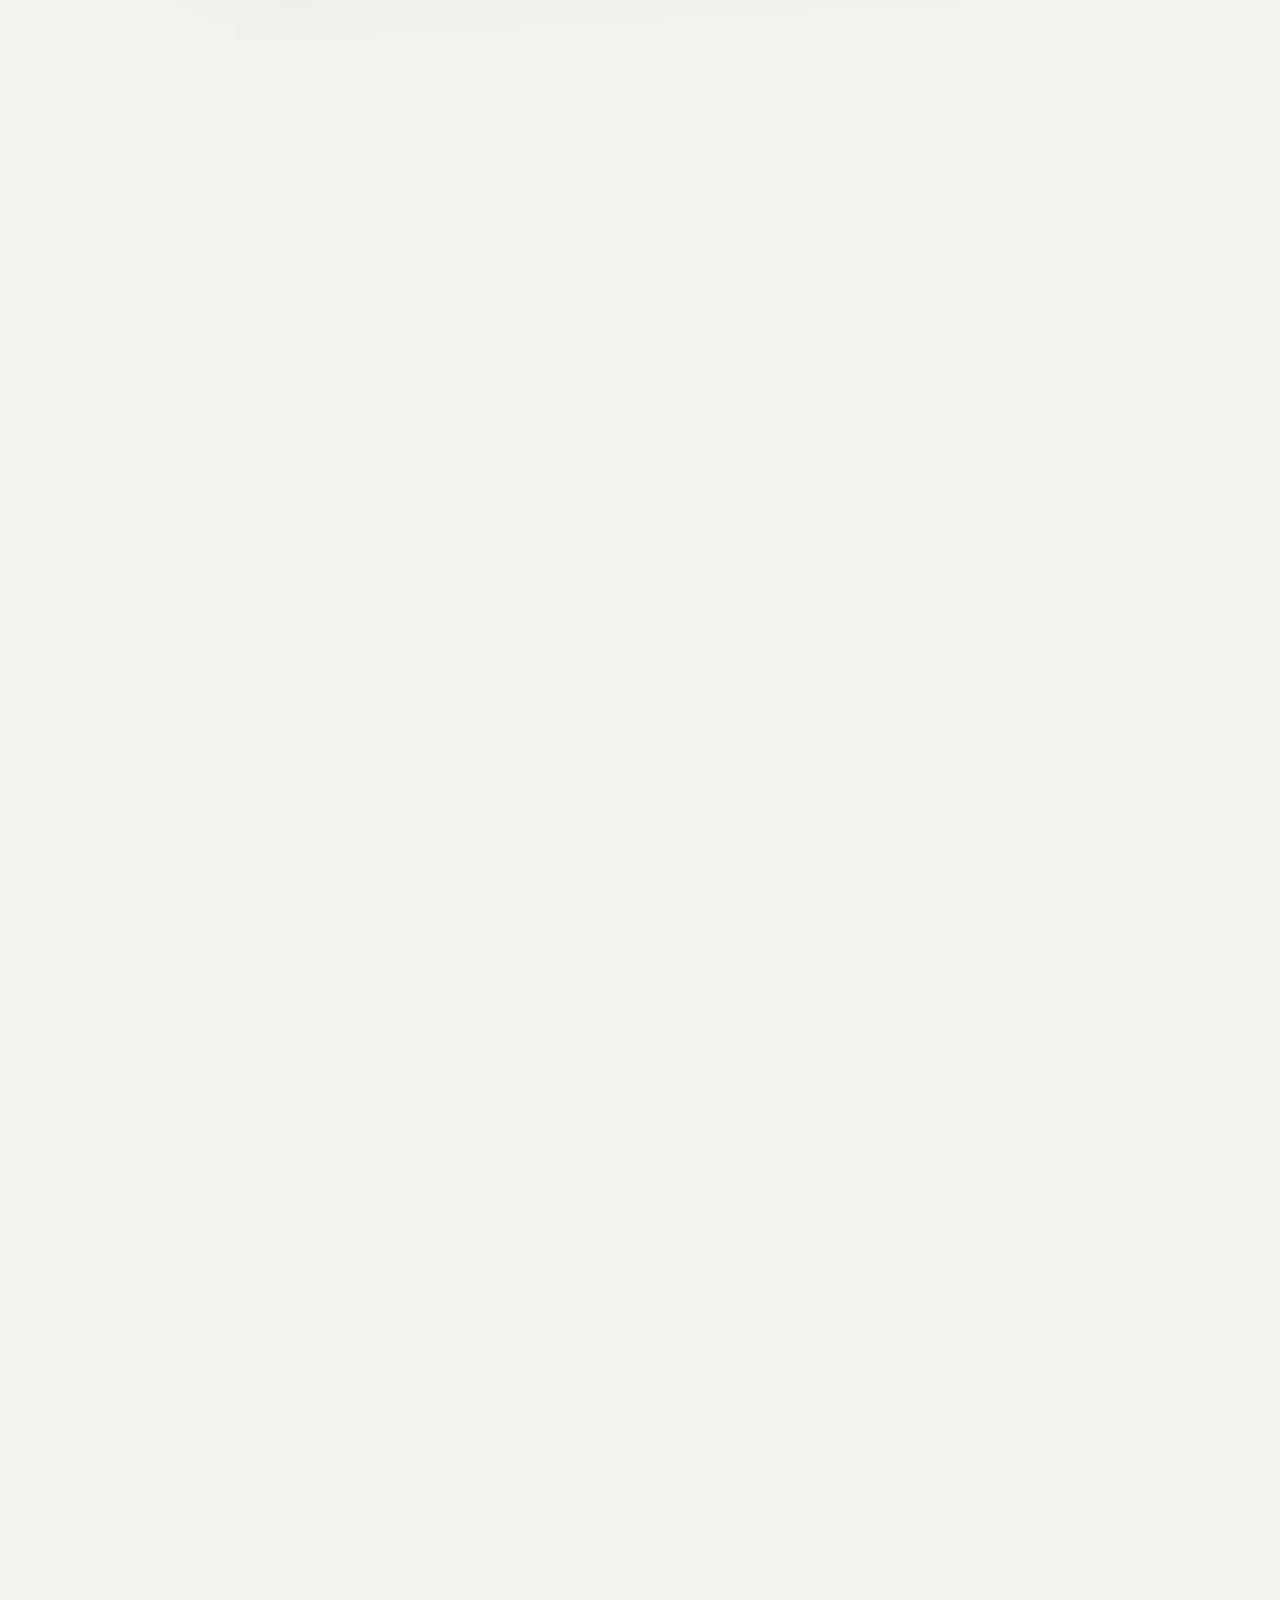
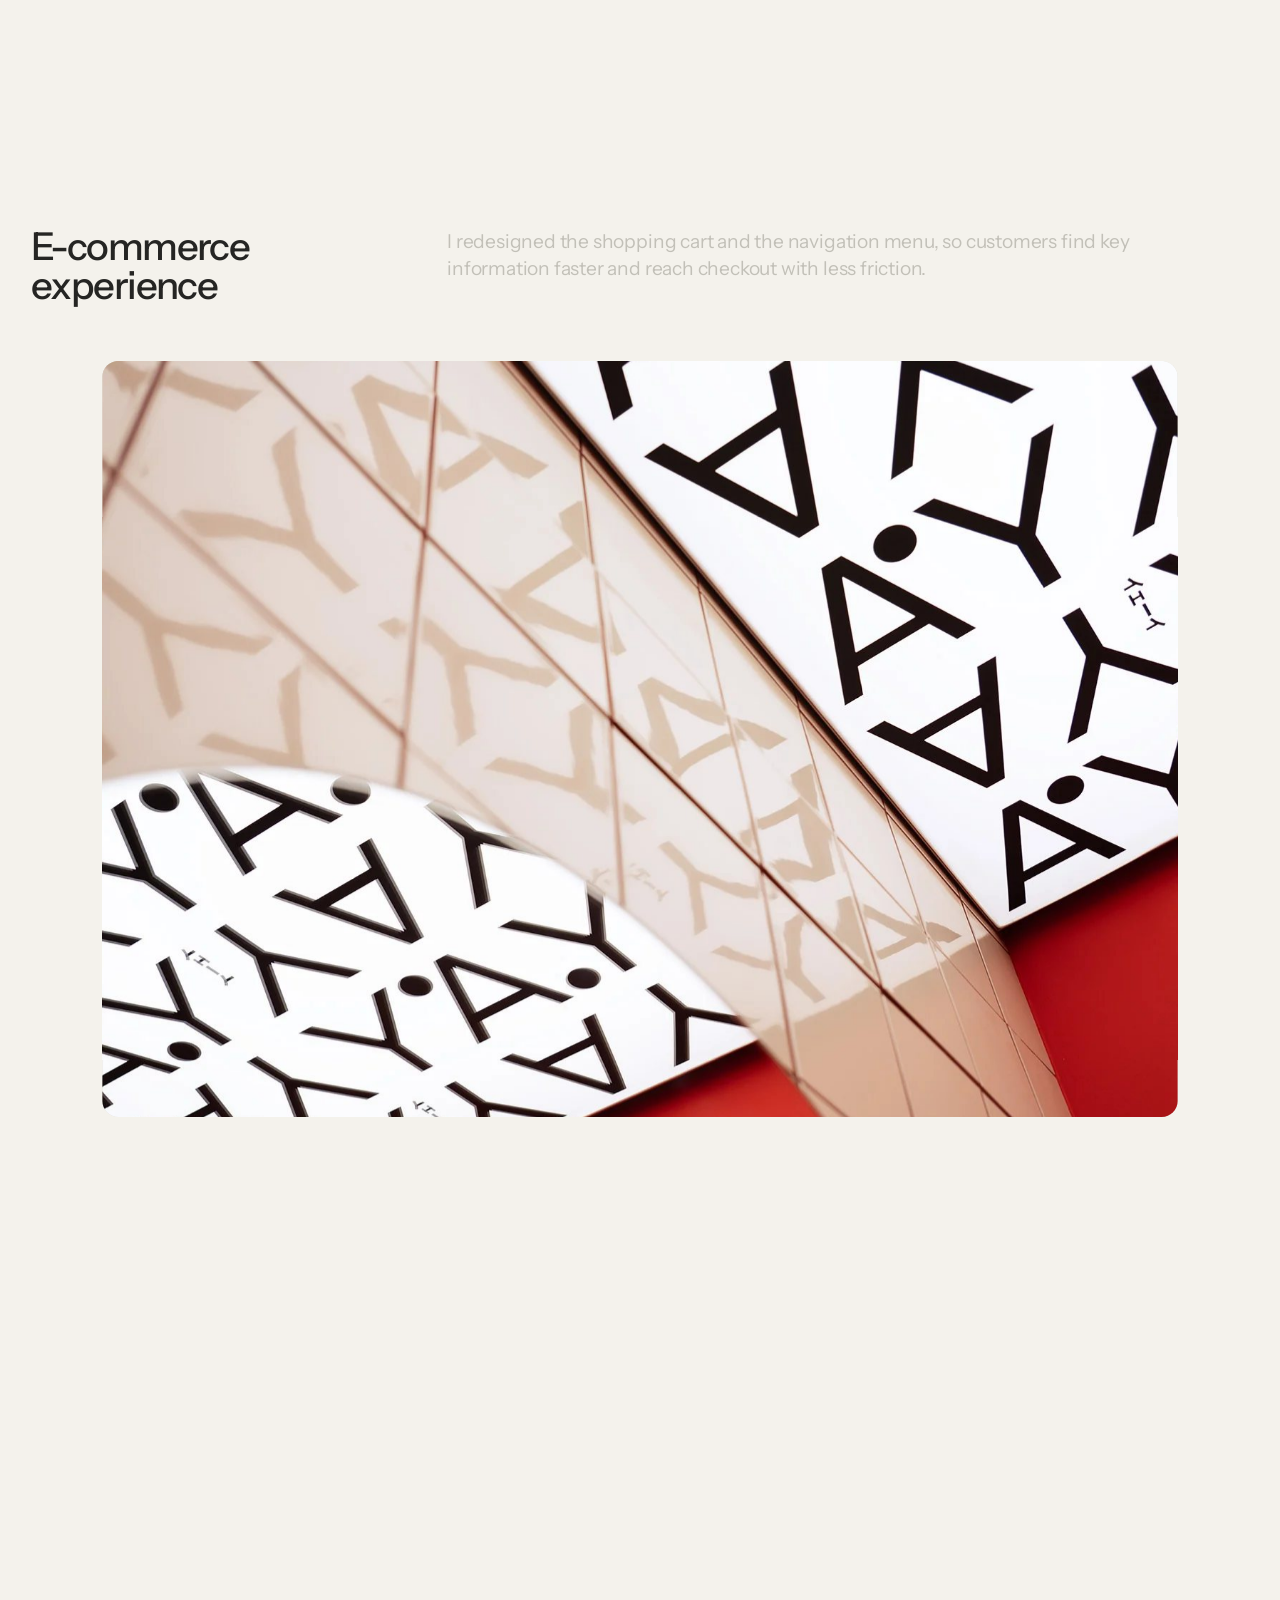
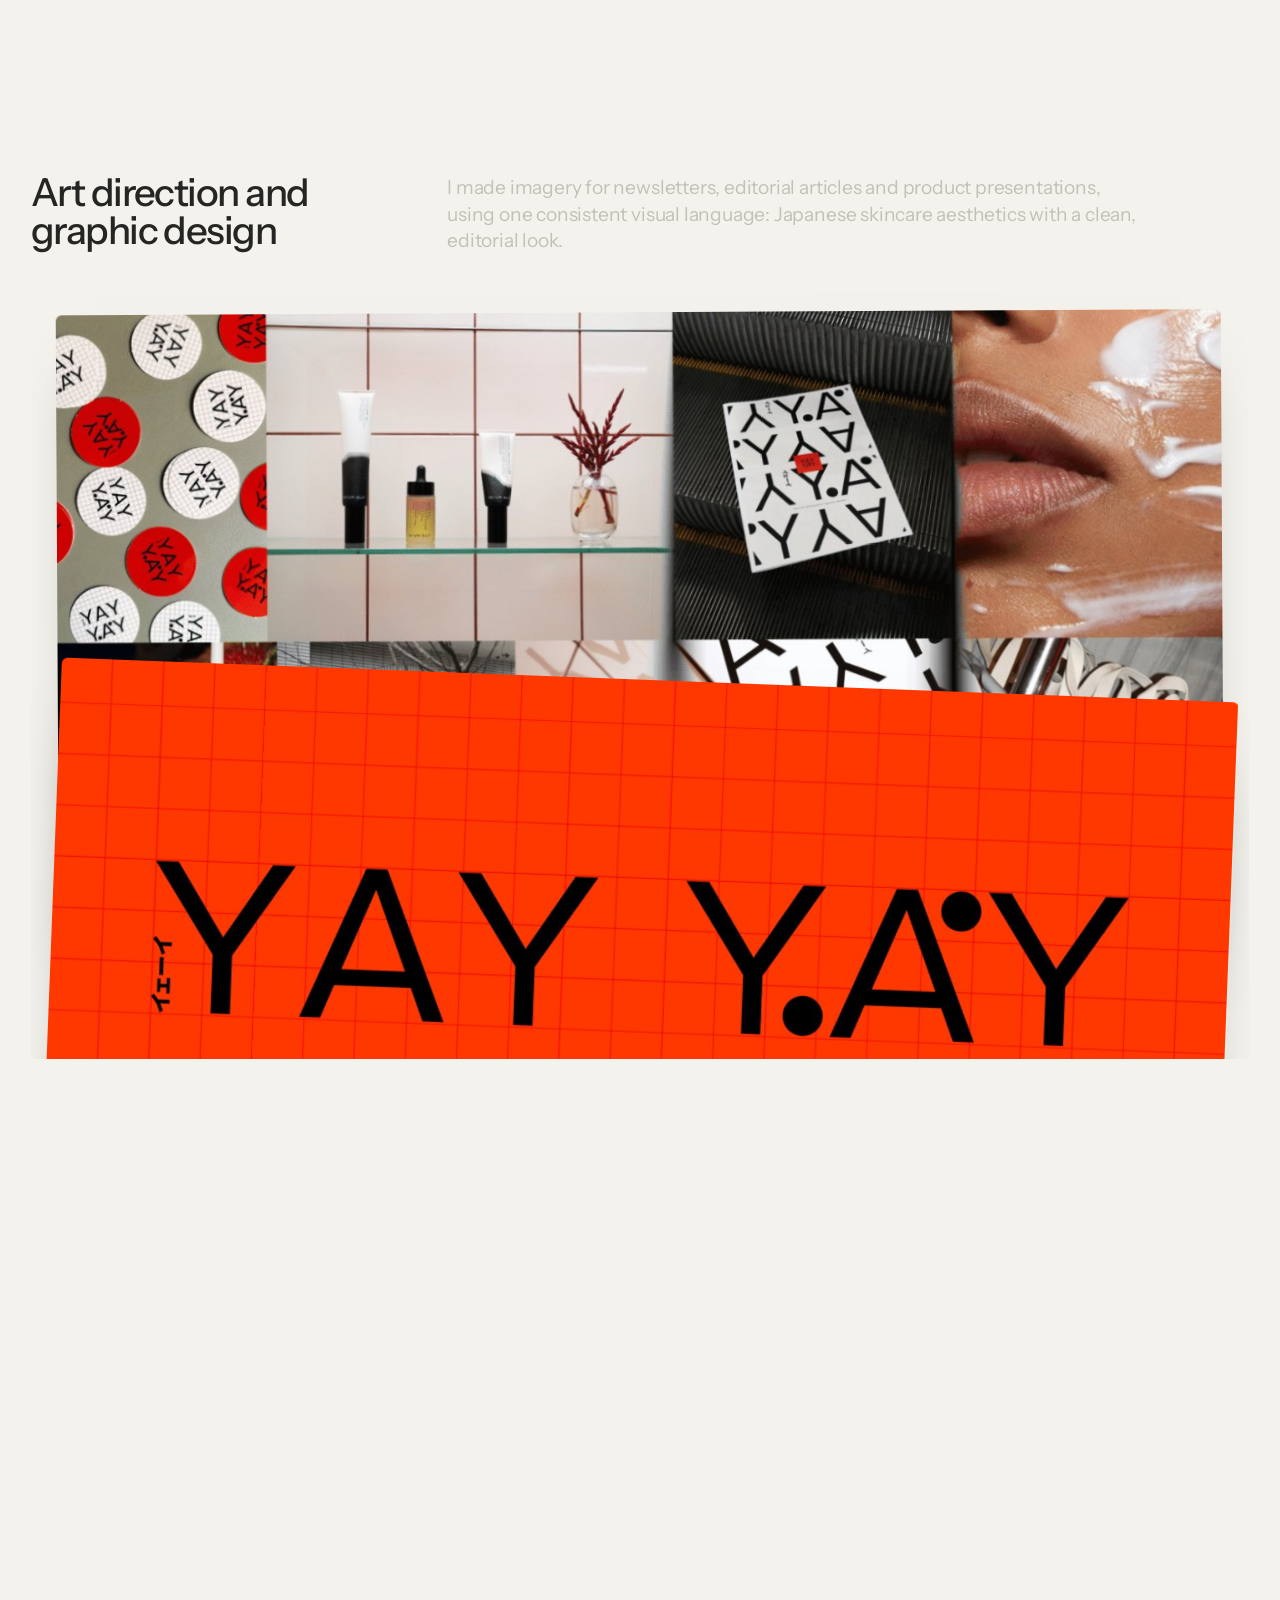
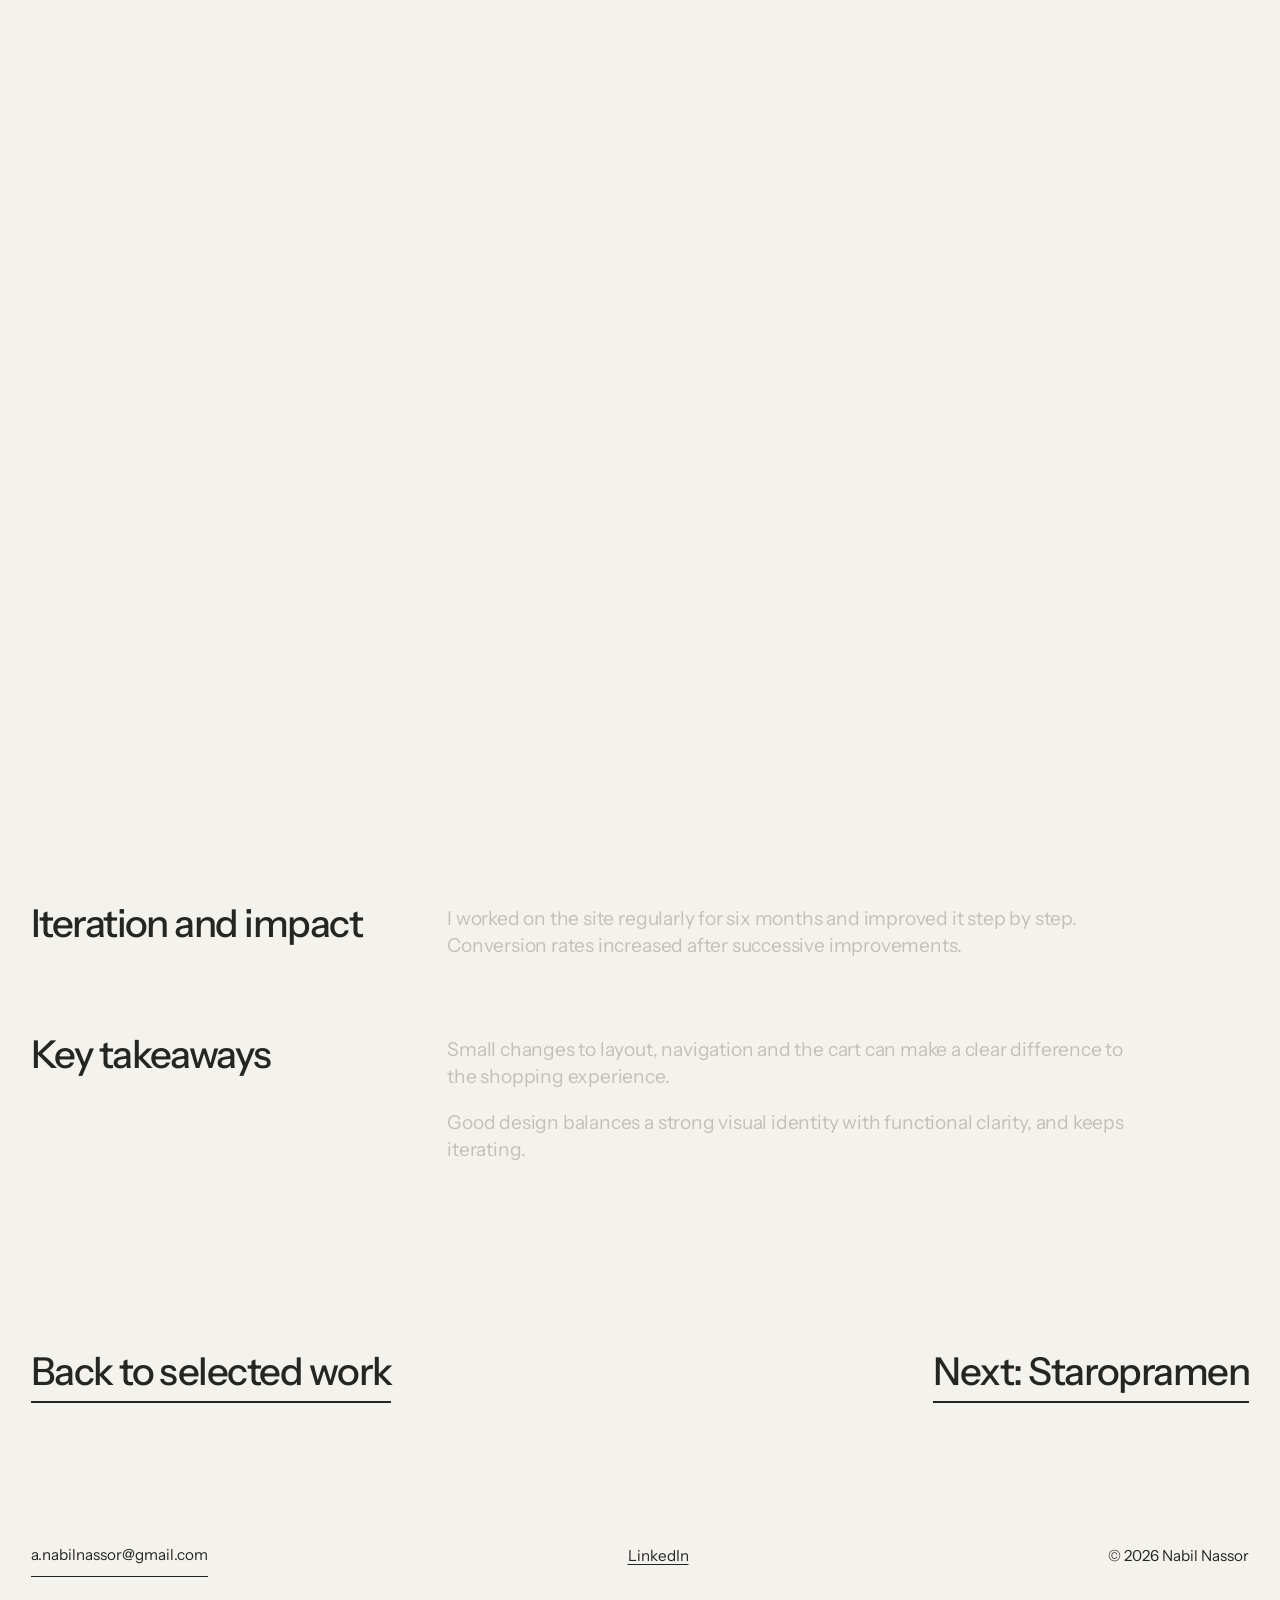
<file: yayyay.html>
<!doctype html>
<html lang="en">
<head>
<meta charset="utf-8">
<meta name="viewport" content="width=device-width, initial-scale=1, viewport-fit=cover">
<title>YAY YAY Case Study</title>
<link rel="preconnect" href="https://fonts.googleapis.com">
<link rel="preconnect" href="https://fonts.gstatic.com" crossorigin>
<link href="https://fonts.googleapis.com/css2?family=Instrument+Sans:wght@400;500;600&display=swap" rel="stylesheet">
<link rel="stylesheet" href="style.css">
<link rel="stylesheet" href="project.css">
<style>html{background:#f4f2ec}body::after{content:"";position:fixed;inset:0;background:#f4f2ec;z-index:300;pointer-events:none;opacity:1}html:not(.ready) body::after{animation:veil .9s ease 2.4s forwards}html.ready body::after{opacity:0;visibility:hidden;transition:opacity .9s cubic-bezier(.33,1,.68,1),visibility 0s linear .9s}html.js:not(.ready) body *{animation-play-state:paused!important}@keyframes veil{to{opacity:0;visibility:hidden}}@media (prefers-reduced-motion:reduce){body::after{display:none}}</style>
<script>document.documentElement.classList.add('js');try{history.scrollRestoration='manual'}catch(e){}</script>
</head>
<body>
<a class="skip" href="#main">Skip to content</a>
<header class="top g">
  <a class="roll" id="roll" href="index.html" aria-label="Nabil Nassor, UX designer. Home"><span class="roll-in" aria-hidden="true"><span>Nabil Nassor</span><span>UX designer</span><span>Nabil Nassor</span></span></a>
  <nav aria-label="Primary"><a href="work.html">Work</a><a href="about.html">About</a></nav>
</header>

<main id="main">
  <div class="marq">
    <div class="mq-track" id="mq">
      <div class="mq-half">
        <h1 class="mq-item" id="t">YAY YAY</h1>
        <span class="mq-item" aria-hidden="true">YAY YAY</span>
      </div>
      <div class="mq-half" aria-hidden="true">
        <span class="mq-item">YAY YAY</span>
        <span class="mq-item">YAY YAY</span>
      </div>
    </div>
  </div>

  <section class="g" aria-label="Project details">
    <dl class="meta-grid">
      <div><dt>Client</dt><dd>YAY YAY, Japanese skincare</dd></div>
      <div><dt>Work</dt><dd>UX/UI design, art direction, graphic design, e-commerce</dd></div>
      <div><dt>Duration</dt><dd>Six months, ongoing</dd></div>
    </dl>
  </section>

  <div class="heropin" id="heropin"><div class="pin-stage">
  <figure class="bleed" aria-label="YAY YAY product photography">
    <img src="img/yy-hero.jpg" width="2500" height="1157" alt="Red mesh bag filled with peaches and three skincare products: a dropper bottle, a pink jar and a white face balm">
  </figure>
  </div></div>

  <section class="info g" aria-labelledby="o">
    <h2 id="o">Overview</h2>
    <div class="prose">
      <p>YAY YAY is a Japanese skincare shop. For six months I improved its website and visual content as UX/UI and graphic designer.</p>
    </div>
  </section>

  <section class="info g" aria-labelledby="u" style="border-bottom:0">
    <h2 id="u">UX/UI design and layout</h2>
    <div class="prose">
      <p>I gave the layout more whitespace, a clearer hierarchy and less on-screen information.</p>
      <p>Product images are shown like gallery exhibits on clean white backgrounds, so each product stands out.</p>
    </div>
  </section>

  <section class="scene" id="scene" aria-label="YAY YAY on desktop and mobile: home page, product discovery and shopping cart">
    <div class="scene-pin">
      <div class="dev" id="dev">
        <div class="laptop" id="laptop">
          <div class="lid">
            <i class="cam" aria-hidden="true"></i>
            <div class="lid-screen">
              <img src="img/yy-home.jpg" width="2880" height="1624" alt="YAY YAY home page: an orange campaign banner, two large product photographs side by side and a row of press logos">
              <img class="s2" id="s2" src="img/yy-discover.jpg" width="2880" height="1624" alt="YAY YAY Discover section with a row of product cards showing brand, name, rating and price">
            </div>
          </div>
          <div class="base" aria-hidden="true"></div>
        </div>
        <div class="phone-m" id="ph"><img src="img/yy-cart.jpg" width="800" height="1624" alt="Mobile shopping cart with one Regena Toner at 699 SEK, a discount field, the estimated total and an unlock-reward card above the checkout button"></div>
      </div>
      <ol class="steps" id="steps" aria-hidden="true"><li class="on">01 Home</li><li>02 Discover</li><li>03 Cart</li></ol>
    </div>
  </section>

  <section class="info g" aria-labelledby="e" style="border-bottom:0;padding-bottom:0">
    <h2 id="e">E-commerce experience</h2>
    <div class="prose">
      <p>I redesigned the shopping cart and the navigation menu, so customers find key information faster and reach checkout with less friction.</p>
    </div>
  </section>

  <div class="growpin" id="growpin"><div class="pin-stage">
  <figure class="bleed grow" id="grow" aria-label="YAY YAY pattern on printed material">
    <img src="img/yy-pattern.jpg" width="1920" height="1280" decoding="async" alt="Close-up of the YAY YAY pattern of black Y and A letters on white paper, reflected in pink tiles above a red wall">
  </figure>
  </div></div>

  <section class="info g" aria-labelledby="a" style="border-bottom:0;padding-bottom:0">
    <h2 id="a">Art direction and graphic design</h2>
    <div class="prose">
      <p>I made imagery for newsletters, editorial articles and product presentations, using one consistent visual language: Japanese skincare aesthetics with a clean, editorial look.</p>
    </div>
  </section>

  <div class="g">
    <div class="stack pinstack" id="stack" style="--n:4"><div class="pin-stage">
      <figure class="sc"><img src="img/yy-moodboard.jpg" width="1406" height="790" decoding="async" alt="Moodboard of YAY YAY brand material: round stickers, skincare on a tiled shelf, printed pattern posters, tote bags and a table with strawberry sandwiches"></figure>
      <figure class="sc"><img src="img/yy-logo.jpg" width="2560" height="1200" decoding="async" alt="YAY YAY wordmark in black on a bright orange grid, with a vertical Japanese tag beside the first Y"></figure>
      <figure class="sc"><img src="img/yy-tokyo.jpg" width="2560" height="1067" decoding="async" alt="Night street photographs from Tokyo in warm orange and green, layered with hand-drawn circles"></figure>
      <figure class="sc"><img src="img/yy-guasha.jpg" width="2560" height="1067" decoding="async" alt="Collage of pink, green and blue gua sha stones beside a vintage camera, with bubble textures"></figure>    </div>
    </div>
  </div>

  <section class="info g" aria-labelledby="i" style="border-bottom:0;padding-bottom:0">
    <h2 id="i">Iteration and impact</h2>
    <div class="prose">
      <p>I worked on the site regularly for six months and improved it step by step. Conversion rates increased after successive improvements.</p>
    </div>
  </section>

  <section class="info g" aria-labelledby="k" style="border-bottom:0">
    <h2 id="k">Key takeaways</h2>
    <div class="prose">
      <p>Small changes to layout, navigation and the cart can make a clear difference to the shopping experience.</p>
      <p>Good design balances a strong visual identity with functional clarity, and keeps iterating.</p>
    </div>
  </section>

  <div class="g next"><a href="index.html#work">Back to selected work</a><a href="staropramen.html">Next: Staropramen</a></div>
</main>

<footer class="foot g">
  <span>
    <button class="copy" id="copy" type="button" data-mail="a.nabilnassor@gmail.com">a.nabilnassor@gmail.com</button>
    <span class="status" id="status" role="status"></span>
  </span>
  <a href="https://www.linkedin.com/in/nabil-nassor-884708237/">LinkedIn</a>
  <span>© 2026 Nabil Nassor</span>
</footer>
<script src="main.js"></script>
<script src="project.js"></script>
<script src="pin.js"></script>
</body>
</html>
</file>
<file: style.css>
/* Layout concept: giant left-aligned grotesk name on cream, quiet 12-column grid, one horizontal row of work, grainy moodboard shapes as backgrounds. */
:root{
  --paper:#f4f2ec; --ink:#252523; --mute:#6a6963; --line:#d8d5cb; --grey:#bfbdb6;
  --sans:"Instrument Sans","Helvetica Neue",Arial,sans-serif;
  --gutter:clamp(16px,2.4vw,36px);
  --ease:cubic-bezier(.16,1,.3,1);
  --grain:url("data:image/svg+xml,%3Csvg xmlns='http://www.w3.org/2000/svg' width='180' height='180'%3E%3Cfilter id='n'%3E%3CfeTurbulence baseFrequency='.85' numOctaves='2' stitchTiles='stitch'/%3E%3CfeColorMatrix values='0 0 0 0 .5 0 0 0 0 .5 0 0 0 0 .5 0 0 0 1.5 -.25'/%3E%3C/filter%3E%3Crect width='180' height='180' filter='url(%23n)'/%3E%3C/svg%3E");
  color-scheme:light;
  padding-top:env(safe-area-inset-top,0px); padding-bottom:env(safe-area-inset-bottom,0px);
}
@keyframes fadeout{to{opacity:0}}
@keyframes fadein{from{opacity:0}}
*,*::before,*::after{box-sizing:border-box}
html{-webkit-text-size-adjust:100%}
body{margin:0;background:var(--paper);color:var(--ink);font:400 clamp(16px,1.05vw,18px)/1.55 var(--sans);-webkit-font-smoothing:antialiased;overflow-x:hidden}
img{display:block;max-width:100%;height:auto}
a{color:inherit;text-underline-offset:.2em}
h1,h2,h3,p,ul,figure{margin:0}
ul{padding:0;list-style:none}
:focus-visible{outline:2px solid var(--ink);outline-offset:4px}
.g{padding-left:max(16px,var(--gutter),env(safe-area-inset-left,0px));padding-right:max(16px,var(--gutter),env(safe-area-inset-right,0px))}
.skip{position:absolute;left:16px;top:-80px;background:var(--ink);color:var(--paper);padding:12px 16px;z-index:20}
.skip:focus{top:8px}

/* header */
.top{position:sticky;top:env(safe-area-inset-top,0px);z-index:10;height:64px;background:var(--paper);display:flex;justify-content:space-between;align-items:center;font-weight:500}
body::before{content:"";position:fixed;inset:0 0 auto;height:env(safe-area-inset-top,0px);background:var(--paper);z-index:11}
section[id],div[id]{scroll-margin-top:72px}
.top a.roll{display:block;position:relative;height:44px;overflow:hidden;min-width:9.5em}
.roll-in{display:flex;flex-direction:column;transition:transform .85s var(--ease)}
.roll-in span{height:44px;display:flex;align-items:center;white-space:nowrap}
.top a{display:inline-flex;align-items:center;min-height:44px;text-decoration:none}
.top nav{display:flex;gap:clamp(16px,3vw,40px)}
.top nav a{position:relative}
.top nav a::after{content:"";position:absolute;left:0;right:0;bottom:8px;height:1px;background:currentColor;transform:scaleX(0);transform-origin:left;transition:transform .5s var(--ease)}
.top nav a:hover::after,.top nav a[aria-current="page"]::after{transform:scaleX(1)}

/* giant type */
.mega{font-weight:500;font-size:clamp(4.2rem,19vw,22rem);line-height:.82;letter-spacing:-.065em;margin-left:-.04em}
.mega .l{display:block;overflow:hidden;padding-bottom:.06em;margin-bottom:-.06em}
.mega .l>span{display:block;transform:translateY(108%);animation:up 1.3s var(--ease) forwards}
.mega .l:nth-child(2)>span{animation-delay:.12s}
@keyframes up{to{transform:none}}

.hero{padding-top:clamp(40px,10vh,120px)}
.intro{display:grid;grid-template-columns:repeat(12,1fr);gap:var(--gutter);padding-block:clamp(32px,6vw,80px) clamp(64px,12vw,160px)}
.intro p{grid-column:7/13;font-size:clamp(1.25rem,2.2vw,2.1rem);line-height:1.2;letter-spacing:-.02em;max-width:26em}
.intro small{grid-column:1/5;align-self:end;color:var(--mute);font-size:.9rem}

/* work row */
.work-head{display:flex;justify-content:space-between;align-items:flex-end;gap:16px;padding-bottom:20px;border-top:1px solid var(--line);padding-top:16px}
.work-head h2{font-weight:500;font-size:clamp(1.5rem,3vw,2.6rem);letter-spacing:-.04em;line-height:1}
.arrows{display:flex;gap:8px}
.arrows button{width:44px;height:44px;border:0;background:none;color:var(--ink);cursor:pointer;display:grid;place-items:center;padding:0;transition:transform .5s var(--ease),opacity .4s var(--ease)}
.arrows button:hover{opacity:.55}
.arrows button[data-dir="-1"]:hover{transform:translateX(-4px)}
.arrows button[data-dir="1"]:hover{transform:translateX(4px)}
.arrows svg{width:22px;height:22px;fill:none;stroke:currentColor;stroke-width:1.5}
.row{display:flex;gap:clamp(12px,1.6vw,24px);overflow-x:auto;scroll-snap-type:x proximity;padding-bottom:12px;scrollbar-width:none;margin-inline:calc(-1*max(16px,var(--gutter)));padding-inline:max(16px,var(--gutter))}
.row::-webkit-scrollbar{display:none}
.card{flex:0 0 clamp(270px,36vw,560px);scroll-snap-align:start;min-width:0}
.art{position:relative;aspect-ratio:4/5;overflow:hidden;isolation:isolate}
.art::after{content:"";position:absolute;inset:0;background:var(--grain);opacity:.35;mix-blend-mode:multiply;pointer-events:none;z-index:5}
.art>*{transition:transform 1.4s var(--ease)}
.card:hover .art>*,.card.is-hover .art>*{transform:scale(1.04)}
.art.photo img{transition:transform 1.6s var(--ease)}
.card:hover .art.photo img,.card.is-hover .art.photo img{transform:scale(1.12)}
.cap{display:flex;justify-content:space-between;gap:16px;padding-top:14px;font-weight:500}
.cap span:last-child{color:var(--mute);font-weight:400}
.a-bars{background:#0c0c0b;display:flex;gap:2.5%;padding:5% 4%}
.a-bars i{flex:1;background:linear-gradient(#0c0c0b,#e8e7e2);transform-origin:top}
.a-bars i:nth-child(3n){background:linear-gradient(#e8e7e2,#0c0c0b 85%)}
.a-bars i:nth-child(4n){background:linear-gradient(#0c0c0b 20%,#d9d8d3)}
.a-shapes{background:#f1f0ec}
.a-shapes i{position:absolute}
.a-shapes .t1{left:50%;top:9%;width:46%;height:32%;background:linear-gradient(160deg,#cfcec9,#1a1a19 70%);clip-path:polygon(50% 0,100% 100%,0 100%)}
.a-shapes .t2{left:8%;top:44%;width:38%;height:26%;background:linear-gradient(120deg,#1a1a19,#ecebe7);}
.a-shapes .t3{left:52%;top:50%;width:14%;height:34%;background:linear-gradient(90deg,#1a1a19,#ecebe7)}
.a-shapes .t4{left:8%;top:74%;width:30%;height:18%;background:linear-gradient(#ecebe7,#1a1a19 90%)}
.a-shapes .t5{left:70%;top:72%;width:22%;height:14%;background:linear-gradient(200deg,#ecebe7,#1a1a19)}
.a-round{background:#efeee9}
.a-round i{position:absolute}
.a-round .r1{left:8%;top:6%;width:84%;height:100%;background:var(--grey);border-radius:60px 60px 0 0}
.a-round .r2{left:28%;top:56%;width:34%;height:60%;background:#efeee9;border-radius:999px 999px 0 0}
.a-round .r3{left:34%;top:20%;width:40%;height:38%;background:#1d1d1b}
.a-round .r4{left:44%;top:12%;width:16%;aspect-ratio:1;background:#1d1d1b;border-radius:50%}
.a-round .r5{left:42%;top:40%;width:20%;height:14%;background:#efeee9;border-radius:0 0 40px 40px}

.lnk{display:block;text-decoration:none}
/* hero: photo shrinks on scroll */
.hero-wrap{position:relative;height:150vh}
.hero-stage{position:sticky;top:calc(64px + env(safe-area-inset-top,0px));height:calc(100svh - 64px - env(safe-area-inset-top,0px));overflow:hidden;background:var(--paper)}
.mega.hero-name{position:absolute;top:2%;left:0;right:0;margin:0;text-align:center;font-size:clamp(3rem,13.4vw,17rem);line-height:.9;white-space:nowrap;color:#fff;mix-blend-mode:difference;z-index:2}
.hero-photo{position:absolute;left:50%;top:52%;height:72%;max-width:84vw;aspect-ratio:1128/1514;margin:0;z-index:1;transform:translate(-50%,-50%) translateY(var(--y,0px)) scale(var(--s,.44)) rotate(var(--r,-7deg));will-change:transform}
.hero-photo img{width:100%;height:100%;object-fit:cover}
.hero-copy{position:absolute;left:50%;bottom:18%;transform:translateX(-50%);width:min(30em,88%);text-align:center;opacity:var(--c,1);z-index:3}
.role{font-weight:500;font-size:clamp(1rem,1.6vw,1.4rem);letter-spacing:-.01em}
.blurb{color:var(--mute);margin-top:.5em}
.hero-name .l{display:inline-block;vertical-align:top}
@media (max-width:820px) and (max-aspect-ratio:1/1){
  .mega.hero-name{font-size:19vw;line-height:.86;top:2%;white-space:normal}
  .hero-name .l{display:block}
  .hero-photo{width:86vw;height:66%;aspect-ratio:auto;max-width:none;top:49%}
  .hero-copy{bottom:8%}
}
@media (max-height:520px){.hero-copy .blurb{display:none}.hero-copy{bottom:2%}}
/* round cursor on clickable things */
.cur{position:fixed;left:0;top:0;width:0;height:0;pointer-events:none;z-index:200;mix-blend-mode:difference}
.cur-dot{position:absolute;left:0;top:0;width:22px;height:22px;margin:-11px 0 0 -11px;border-radius:50%;background:#fff;transform:scale(0);display:grid;place-items:center;transition:transform .45s var(--ease),width .45s var(--ease),height .45s var(--ease),margin .45s var(--ease)}
.cur.on .cur-dot{transform:scale(1)}
.cur.big .cur-dot{width:52px;height:52px;margin:-26px 0 0 -26px}
.cur-label{font-size:.7rem;font-weight:500;color:#000;opacity:0;transition:opacity .3s}
.cur.big .cur-label{opacity:1}
html.has-cur,html.has-cur *{cursor:none!important}
@media (prefers-reduced-motion:reduce){.cur-dot{transition:none}}
/* work row: constant slow drift */
.track{display:flex;gap:var(--g);width:max-content;padding-right:var(--g)}
.row{--g:clamp(12px,1.6vw,24px)}
.row.is-marquee{scroll-snap-type:none}
.arrows .pause{display:none;width:auto;height:44px;border-radius:999px;padding:0 20px;font:inherit}
.is-marquee .arrows .pause{display:inline-flex;align-items:center}
/* hobbies */
.hobby{padding-top:clamp(56px,9vw,130px)}
.hobby .work-head{align-items:flex-end}
.hobby-note{color:var(--mute);max-width:24em;text-align:right}
.hobby-screen{position:relative;overflow:hidden;aspect-ratio:16/10;min-height:min(78svh,640px);background:transparent;touch-action:pan-y;cursor:crosshair;isolation:isolate}
.hobby-hint{position:absolute;inset:0;display:grid;place-items:center;margin:0;font-size:clamp(1.4rem,3vw,2.6rem);letter-spacing:-.04em;font-weight:500;color:var(--mute);transition:opacity .8s var(--ease);pointer-events:none}
.hobby-screen.touched .hobby-hint{opacity:0}
.hobby-cap{position:absolute;left:16px;bottom:12px;font-size:.9rem;color:var(--mute);z-index:50;pointer-events:none}
.pop{position:absolute;width:clamp(200px,27vw,400px);height:auto;pointer-events:none;opacity:0;transform:translate(-50%,-50%) scale(.82) rotate(var(--rot,0deg));transition:opacity .7s var(--ease),transform 1.1s var(--ease)}
.pop.on{opacity:1;transform:translate(-50%,-50%) scale(1) rotate(var(--rot,0deg))}
.hobby-next{margin-top:14px}
@media (max-width:820px){.hobby-screen{aspect-ratio:auto;height:min(78svh,640px);min-height:0;width:100%}.pop{width:54vw}.hobby-note{text-align:left}}
@media (prefers-reduced-motion:reduce){.pop{transition:none}}
.art.photo::after{display:none}
.art.photo img{width:100%;height:100%;object-fit:cover;object-position:58% 50%}
/* footer */
.foot{display:flex;justify-content:space-between;align-items:center;flex-wrap:wrap;gap:8px 32px;padding-block:28px 32px;margin-top:clamp(48px,8vw,120px);border-top:1px solid var(--line);font-size:.95rem}
.foot a,.foot button{min-height:44px;display:inline-flex;align-items:center}
.copy{background:none;border:0;border-bottom:1px solid var(--ink);padding:0;font:inherit;color:inherit;cursor:pointer;border-radius:0}
.status{min-height:1.5em;color:var(--mute);font-size:.9rem}

/* about */
.about-hero{display:grid;grid-template-columns:repeat(12,1fr);gap:var(--gutter);padding-block:clamp(32px,6vw,80px) clamp(48px,8vw,120px);align-items:start}
.portrait{grid-column:1/6;aspect-ratio:4/5;overflow:hidden;background:var(--grey)}
.portrait img{width:100%;height:100%;object-fit:cover;object-position:50% 20%}
.lead{grid-column:7/13;font-size:clamp(1.3rem,2.4vw,2.2rem);line-height:1.22;letter-spacing:-.02em;max-width:26em;align-self:end}
.band{position:relative;height:clamp(180px,34vh,380px);background:#0c0c0b;display:flex;gap:6px;padding:0 var(--gutter);overflow:hidden;isolation:isolate}
.band::after{content:"";position:absolute;inset:0;background:var(--grain);opacity:.4;mix-blend-mode:overlay}
.band i{flex:1;background:linear-gradient(#0c0c0b,#e8e7e2);transform-origin:top;transform:scaleY(.2);transition:transform 1.6s var(--ease)}
.band.in i{transform:none}
.band i:nth-child(even){margin-top:14%;background:linear-gradient(#e8e7e2,#0c0c0b)}
.band i:nth-child(3n){margin-top:0;height:60%}
.info{display:grid;grid-template-columns:repeat(12,1fr);gap:var(--gutter);padding-block:clamp(40px,6vw,90px);border-bottom:1px solid var(--line)}
.info h2,.sec-head h2{grid-column:1/5;font-weight:500;font-size:clamp(1.5rem,3vw,2.6rem);letter-spacing:-.04em;line-height:1}
.rows{grid-column:5/13}
.rows li{display:grid;grid-template-columns:minmax(120px,14rem) 1fr;gap:16px;padding-block:14px;border-top:1px solid var(--line)}
.rows li:first-child{border-top:0;padding-top:0}
.rows .w{color:var(--mute)}
.sec-head{display:grid;grid-template-columns:repeat(12,1fr);gap:var(--gutter);padding-block:clamp(56px,9vw,130px) clamp(24px,4vw,56px)}
.sec-head p{grid-column:7/13;max-width:34em}
.draw{display:grid;grid-template-columns:repeat(12,1fr);gap:var(--gutter);align-items:end}
.draw figure{overflow:hidden;background:#e9e7e1}
.draw img{width:100%;transition:transform 1.6s var(--ease)}
.draw figure:hover img,.collage figure:hover img{transform:scale(1.03)}
.draw .d1{grid-column:1/6}.draw .d2{grid-column:6/13}.draw .d3{grid-column:1/8}.draw .d4{grid-column:8/13}
.collage{columns:3;column-gap:var(--gutter)}
.collage figure{break-inside:avoid;margin-bottom:var(--gutter);overflow:hidden;background:var(--line)}
.collage img{width:100%;transition:transform 1.6s var(--ease)}

/* reveal */
.js .rv{opacity:0;transform:translateY(28px);transition:opacity 1s var(--ease),transform 1.2s var(--ease);transition-delay:var(--d,0s)}
.js .rv.in{opacity:1;transform:none}

@media (max-width:820px){
  .intro p,.lead,.sec-head p{grid-column:1/13}
  .intro small{grid-column:1/13;grid-row:2}
  .portrait{grid-column:1/13;max-width:520px}
  .info h2,.sec-head h2,.rows{grid-column:1/13}
  .rows li{grid-template-columns:1fr;gap:2px}
  .draw .d1,.draw .d2,.draw .d3,.draw .d4{grid-column:span 12}
  .collage{columns:2}
}
@media (prefers-reduced-motion:reduce){
  html{scroll-behavior:auto}
  .mega .l>span{animation:none;transform:none}
  .hero-wrap{height:auto}
  .hero-stage{position:relative;top:0}
  .row.is-marquee .track{animation:none}
  .roll-in{transition:none}
  .js .rv{opacity:1;transform:none;transition:none}
  .band i{transform:none;transition:none}
  .art>*,.draw img,.collage img{transition:none}
}

/* hobby piles: pictures slide up and stack on top of each other */
.pile{padding-top:clamp(8px,2vw,24px)}
.pc{position:sticky;top:calc(84px + var(--i,0)*10px);display:flex;justify-content:center;margin:0 0 clamp(20px,14vh,140px);transform-origin:50% 0;will-change:transform}
.pc:last-child{margin-bottom:0}
.pc img{display:block;width:auto;height:auto;max-width:100%;max-height:calc(100vh - 150px);max-height:calc(100svh - 150px);border-radius:6px;box-shadow:0 30px 60px -40px rgba(20,20,18,.5)}
@media (max-width:820px){.pc{top:calc(72px + var(--i,0)*8px)}.pc img{max-height:calc(100svh - 130px)}}
@media (prefers-reduced-motion:reduce){.pc{position:static;transform:none!important}.portrait img{transform:none}}

/* about: experience, skills, portrait */
.job{display:flex;flex-direction:column;gap:2px}
.job strong{font-weight:500;font-size:1.05rem;letter-spacing:-.01em}
.job span{color:var(--mute)}
.chips{grid-column:5/13;display:flex;flex-wrap:wrap;gap:8px}
.chips li{border:1px solid var(--line);border-radius:999px;padding:6px 16px;font-size:.95rem;line-height:1.4}
.portrait img{will-change:transform;transform:scale(1.12)}

/* mobile: calmer rhythm, one clear type scale (h1 mega / h2 1.5rem / lead 1.125rem / body 1rem / small .9rem) */
@media (max-width:820px){
  .about-hero{gap:32px;padding-block:40px 24px}
  .portrait{max-width:none}
  .lead{font-size:1.05rem;line-height:1.5;letter-spacing:-.01em;max-width:none}
  .info{padding-block:64px;gap:24px}
  .info h2,.sec-head h2{font-size:1.5rem}
  .rows li{padding-block:18px;gap:4px}
  .rows li:first-child{padding-top:0}
  .job strong{font-size:1.05rem}
  .chips{grid-column:1/13;gap:8px}
  .chips li{padding:6px 14px;font-size:.9rem}
  .sec-head{padding-block:96px 36px;gap:16px}
  .sec-head p{font-size:1rem;line-height:1.55}
  .pc{margin-bottom:22vh}
  .foot{margin-top:96px}
}

/* soft cream fade-in on every page load, then the hero elements arrive one by one */
.top{animation:fadein 1.2s var(--ease) .25s both}
.hero-photo img{animation:photoin 1.8s var(--ease) .35s both}
@keyframes photoin{from{clip-path:inset(100% 0 0 0);transform:scale(1.18)}to{clip-path:inset(0);transform:none}}
.hero-copy>*{animation:fadeup 1.3s var(--ease) 1s both}
.hero-copy>.blurb{animation-delay:1.15s}
@keyframes fadeup{from{opacity:0;transform:translateY(18px)}to{opacity:1;transform:none}}
.work-head{animation:fadein 1.2s var(--ease) .4s both}
@media (prefers-reduced-motion:reduce){body::after,.top,.hero-photo img,.hero-copy>*,.work-head{animation:none}body::after{display:none}}

/* compact rhythm: less whitespace, no divider lines */
.work-head{border-top:0;padding-top:0;padding-bottom:12px}
.hobby{padding-top:clamp(24px,3.5vw,48px)}
.hero-wrap{height:135vh}
.hero{padding-top:clamp(16px,3vh,40px)}
.about-hero{padding-block:clamp(24px,4vw,48px) clamp(16px,3vw,32px)}
.info{padding-block:clamp(24px,3.5vw,48px);border-bottom:0}
.rows li{border-top:0;padding-block:8px}
.sec-head{padding-block:clamp(32px,5vw,64px) clamp(16px,2.5vw,32px)}
.pc{margin-bottom:clamp(16px,9vh,90px)}
.pc:last-child{margin-bottom:0}
.foot{border-top:0;margin-top:clamp(32px,5vw,64px)}
@media (max-width:820px){
  .about-hero{gap:20px;padding-block:24px 8px}
  .info{padding-block:32px;gap:12px}
  .rows li{padding-block:10px;gap:2px}
  .sec-head{padding-block:48px 20px;gap:12px}
  .pc{margin-bottom:10vh}
  .pc:last-child{margin-bottom:0}
  .foot{margin-top:48px}
}
@media (prefers-reduced-motion:reduce){.hero-wrap{height:auto}}

/* pinned picture scenes: the picture sticks in the middle of the screen while the effect plays */
.pin-stage{position:sticky;top:0;height:100vh;height:100svh;box-sizing:border-box;padding-top:64px;display:grid;place-items:center;overflow:hidden}
.js .pinstack{height:calc(100svh + (var(--n,3) - 1)*55svh);padding:0;margin-top:0}
.pinstack .pin-stage>figure{grid-area:1/1;position:relative!important;top:auto!important;margin:0!important;display:block!important;will-change:transform;transform-origin:50% 50%}
.pinstack .pin-stage img{aspect-ratio:auto!important;width:auto!important;height:auto!important;max-width:min(92vw,1240px)!important;max-height:calc(100svh - 150px)!important;object-fit:contain;margin:0 auto!important;display:block;border-radius:6px;box-shadow:0 30px 60px -40px rgba(20,20,18,.5)}
.js .heropin{height:140svh}
.js .growpin{height:150svh}
.js .duo{height:175svh}
.heropin .pin-stage,.growpin .pin-stage{display:flex;align-items:center;justify-content:center}
.pin-stage .bleed{width:100%;height:min(76svh,62vw,820px)}
.pin-stage .bleed img{height:100%;margin:0;transform:scale(var(--z,1))}
.growpin .bleed{height:min(76svh,62vw,820px)}
.duo-stage{grid-template-columns:1fr 1fr;gap:var(--gutter);align-content:center}
.duo-stage figure{margin:0!important;aspect-ratio:auto;height:auto;background:none;will-change:transform}
.duo-stage img{display:block;width:auto!important;max-width:100%!important;max-height:calc(100svh - 150px)!important;height:auto!important;margin:0 auto!important;border-radius:6px;box-shadow:0 30px 60px -40px rgba(20,20,18,.5)}
.portrait img{transform:none}
@media (max-width:820px){
  .pin-stage .bleed,.growpin .bleed{height:min(62svh,100vw)}
}
@media (prefers-reduced-motion:reduce){
  .js .pinstack,.js .heropin,.js .growpin,.js .duo,.js .spinpin{height:auto}
  .pin-stage{position:static;height:auto;display:block;padding-top:0}
  .pinstack .pin-stage>figure{margin-bottom:24px!important}
  .pin-stage .bleed{height:min(70svh,60vw)}
  .duo-stage{display:grid}
}

/* tighter pinned scenes: pictures fill the screen, less hold time, no blank bands */
.js .pinstack{height:calc(100svh + (var(--n,3) - 1)*45svh);margin-block:-5svh}
.pinstack .pin-stage img{max-height:calc(100svh - 64px - 28px)!important}
.js .heropin{height:120svh}
.js .growpin{height:125svh}
.js .duo{height:150svh}
.duo-stage img{max-height:calc(100svh - 64px - 28px)!important}
.pin-stage .bleed,.growpin .bleed{height:min(84svh,64vw,860px)}
@media (max-width:820px){
  .pin-stage .bleed,.growpin .bleed{height:min(70svh,110vw)}
  .js .pinstack{margin-block:-3svh}
}

/* reading focus colour */
.fx-on .fx{color:color-mix(in srgb,var(--ink) calc(var(--fx,1)*100%),#c2c0b8)}

/* end-of-page takeover */
.outro{position:fixed;inset:0;z-index:90;display:flex;align-items:center;justify-content:center;padding:calc(var(--gutter) + 56px) var(--gutter) calc(var(--gutter) + 40px);
  background:rgba(244,242,236,.86);-webkit-backdrop-filter:blur(14px) saturate(.9);backdrop-filter:blur(14px) saturate(.9);
  opacity:0;visibility:hidden;pointer-events:none;transition:opacity .9s var(--ease),visibility 0s linear .9s;overflow:hidden;cursor:auto}
.outro.on{opacity:1;visibility:visible;pointer-events:auto;transition:opacity .9s var(--ease)}
.outro-open,.outro-open body{overflow:hidden;overscroll-behavior:none}
.o-x{position:absolute;top:max(14px,env(safe-area-inset-top));right:var(--gutter);width:44px;height:44px;border-radius:50%;border:0;background:rgba(37,37,35,.07);color:var(--ink);display:grid;place-items:center;cursor:pointer;transition:background .3s,transform .5s var(--ease);z-index:2}
.o-x:hover{background:rgba(37,37,35,.14);transform:rotate(90deg)}
.o-float{position:absolute;inset:-9%;pointer-events:none;transform:translate3d(calc(var(--px,0)*-14px),calc(var(--py,0)*-10px),0);transition:transform 1.2s var(--ease)}
.o-art{position:absolute;inset:0;width:100%;height:100%;object-fit:cover;object-position:50% 50%;opacity:0;pointer-events:none;transition:opacity 2s var(--ease) .2s;will-change:transform;animation:o-drift 28s ease-in-out infinite alternate}
.outro.on .o-art{opacity:.16}
@keyframes o-drift{0%{transform:scale(1) translate3d(0,0,0) rotate(0deg)}50%{transform:scale(1.04) translate3d(-1.5%,1.2%,0) rotate(-1.2deg)}100%{transform:scale(1.08) translate3d(1%,-1.4%,0) rotate(1deg)}}
.outro{text-align:center}
.o-body{position:relative;z-index:1;width:100%;max-width:1000px;margin:0 auto}
.o-body>*{opacity:0;transform:translateY(22px);transition:opacity .9s var(--ease),transform 1.1s var(--ease)}
.outro.on .o-body>*{opacity:1;transform:none}
.outro.on .o-body>:nth-child(1){transition-delay:.3s}.outro.on .o-body>:nth-child(2){transition-delay:.7s}.outro.on .o-body>:nth-child(3){transition-delay:.9s}
.o-h{position:relative;margin:0;font-weight:500;font-size:clamp(2.4rem,6.2vw,5rem);line-height:1.12;letter-spacing:-.03em}
.o-h .w{display:inline-block}
.o-h .w-fish{font-family:'Fraunces',Georgia,serif;font-style:italic;font-weight:700;letter-spacing:-.02em}
.o-h .w-caught{font-weight:600;letter-spacing:.02em;text-transform:uppercase;font-size:.82em}
.o-h .w-on{font-family:'Caveat','Segoe Script',cursive;font-weight:600;font-size:1.15em;letter-spacing:0;color:var(--mute)}
.o-h .w-net{font-family:'Fraunces',Georgia,serif;font-style:italic;font-weight:400;text-decoration:underline wavy rgba(37,37,35,.6);text-decoration-thickness:1.5px;text-underline-offset:.14em;padding:0 .06em}
.o-h i{display:inline-block;font-style:inherit;opacity:0;transform:translateY(-1.2em) rotate(-12deg)}
.outro.on .o-h i{animation:o-drop .9s cubic-bezier(.3,1.5,.5,1) both;animation-delay:calc(.5s + var(--k,0)*.07s)}
.o-h .w-fish i:nth-child(1){--k:0}.o-h .w-fish i:nth-child(2){--k:1}.o-h .w-fish i:nth-child(3){--k:2}.o-h .w-fish i:nth-child(4){--k:3}
.o-h .w-caught i:nth-child(1){--k:5}.o-h .w-caught i:nth-child(2){--k:6}.o-h .w-caught i:nth-child(3){--k:7}.o-h .w-caught i:nth-child(4){--k:8}.o-h .w-caught i:nth-child(5){--k:9}.o-h .w-caught i:nth-child(6){--k:10}
@keyframes o-drop{to{opacity:1;transform:none}}
.outro.on .w-fish{animation:o-wob 3.4s ease-in-out 1.6s infinite}
@keyframes o-wob{0%,100%{transform:rotate(-2deg) translateY(0)}50%{transform:rotate(2.5deg) translateY(-.06em)}}
.o-fish{display:inline-block;width:.9em;height:auto;margin-left:.3em;vertical-align:-.05em;color:var(--ink);opacity:0}
.outro.on .o-fish{animation:o-swim 6s ease-in-out 1.5s infinite;opacity:1}
@keyframes o-swim{0%,100%{transform:translate(-.2em,0) rotate(-4deg)}50%{transform:translate(.25em,-.12em) rotate(5deg)}}
.o-p{margin:clamp(20px,3vw,32px) auto 0;max-width:30em;font-size:clamp(.95rem,1.3vw,1.1rem);line-height:1.4;color:var(--mute)}
.o-links{display:flex;flex-wrap:wrap;justify-content:center;gap:12px 32px;margin-top:clamp(28px,4vw,44px);font-size:clamp(1rem,1.4vw,1.15rem)}
.o-links a{color:inherit;text-decoration:none;border-bottom:1px solid var(--ink);padding-bottom:2px;min-height:28px}
.o-count{text-shadow:0 0 8px #f4f2ec,0 0 16px #f4f2ec;position:absolute;left:var(--gutter);bottom:calc(var(--gutter) + 14px);margin:0;font-size:.8rem;color:#9a9890;letter-spacing:.01em}
.o-bar{position:absolute;left:var(--gutter);right:var(--gutter);bottom:var(--gutter);height:2px;background:rgba(37,37,35,.08);border-radius:2px;overflow:hidden}
.o-bar i{display:block;height:100%;background:#9a9890;transform-origin:left;transform:scaleX(1)}
@media (max-width:820px){.o-h{font-size:clamp(2.2rem,10.5vw,3.4rem)}}
@media (prefers-reduced-motion:reduce){.o-art,.o-h i,.o-h .w-fish,.o-fish{animation:none!important}.o-h i{opacity:1;transform:none}.o-art{transition:none}.outro,.o-body>*{transition:none!important}}

/* scroll cue */
.scroll-cue{position:absolute;left:50%;bottom:7.5%;z-index:3;margin-left:-7px;color:var(--mute);pointer-events:none;opacity:0;transition:opacity .5s var(--ease);animation:cuein 1s var(--ease) 2.2s forwards}
.scroll-cue svg{display:block;animation:cuebob 1.8s ease-in-out 2.2s infinite}
.scroll-cue.gone{opacity:0!important;animation:none;transition:opacity .3s}
@keyframes cuein{to{opacity:.85}}
@keyframes cuebob{0%,100%{transform:translateY(0)}50%{transform:translateY(6px)}}
@media (prefers-reduced-motion:reduce){.scroll-cue{animation:none;opacity:.85}.scroll-cue svg{animation:none}}

/* spinning can */
.js .spinpin{height:190svh}
.spinpin .pin-stage{perspective:1300px;perspective-origin:50% 45%}
.spin-can{display:block;height:min(calc(100svh - 64px - 40px),880px);width:auto;max-width:86vw;object-fit:contain;transform:rotateY(var(--ry,0deg)) rotateZ(var(--rz,0deg)) scale(var(--sc,1));filter:drop-shadow(0 40px 40px rgba(20,20,18,.28));will-change:transform}
.sw-pic{margin:0 auto;max-width:620px;padding-block:clamp(16px,3vw,40px)}
.sw-pic img{display:block;width:100%;height:auto;border-radius:6px}
@media (prefers-reduced-motion:reduce){.js .spinpin{height:auto}.spin-can{transform:none}}

/* selected work: bigger cards and room around the section */
#work{padding-block:clamp(72px,12vw,180px) clamp(80px,13vw,200px)}
#work .work-head{padding-bottom:clamp(24px,3.5vw,48px)}
#work .work-head h2{font-size:clamp(1.9rem,4vw,3.4rem)}
.row,.row.is-marquee{--g:clamp(24px,3.4vw,56px);gap:var(--g)}
.card{flex:0 0 clamp(300px,50vw,760px)}
.cap{padding-top:clamp(16px,1.8vw,24px);font-size:clamp(1rem,1.3vw,1.2rem)}
@media (max-width:820px){
  .card{flex-basis:84vw}
  .cap{flex-direction:column;gap:4px}
}

/* slot-machine menu name */
.roll-in.slot{flex-direction:row;align-items:flex-start;transition:none;transform:none;padding-top:9px}
.roll-in .cell{display:block;height:26px;overflow:hidden;flex:none}
.roll-in .col{display:flex;flex-direction:column}
.roll-in .col span{display:block;height:26px;line-height:26px;white-space:pre}
.roll-in .col .rc{font-family:ui-monospace,Menlo,Consolas,monospace;font-weight:600}

/* about cta under the hero blurb */
.hero-copy .cta{display:inline-flex;align-items:center;gap:8px;margin-top:clamp(14px,2vw,22px);min-height:40px;padding:0 18px;border-radius:999px;background:var(--ink);color:var(--paper);font-size:.9rem;font-weight:500;text-decoration:none;pointer-events:none;transition:transform .5s var(--ease),background .3s}
.hero-copy.live .cta{pointer-events:auto}
.hero-copy .cta svg{transition:transform .5s var(--ease)}
.hero-copy .cta:hover svg{transform:translateX(4px)}
.hero-copy .cta:hover{transform:translateY(-2px)}

/* selected work: full-screen vertical cases that stack as you scroll */
.work-count{margin:0;color:var(--mute);font-size:clamp(.9rem,1.1vw,1.05rem);font-variant-numeric:tabular-nums;letter-spacing:.02em}
.cases{--top:calc(64px + env(safe-area-inset-top,0px) + 8px);position:relative;margin-inline:calc(-1*var(--gutter) + 8px)}
.case{position:sticky;top:var(--top);height:calc(100svh - var(--top) - 12px);margin-bottom:12px;--e:1;--cv:0}
.case-in{position:relative;display:block;height:100%;border-radius:14px;overflow:hidden;color:#fff;text-decoration:none;background:#1c1b19;
  transform:scale(calc(1 - var(--cv)*.07)) translateY(calc(var(--cv)*-2%));transform-origin:50% 0;will-change:transform}
.case-in::after{content:"";position:absolute;inset:0;background:#000;opacity:calc(var(--cv)*.55);pointer-events:none;z-index:4}
.case-in img{position:absolute;inset:-6% 0;width:100%;height:112%;object-fit:cover;
  transform:translate3d(0,calc((1 - var(--e))*5%),0) scale(calc(1.14 - var(--e)*.12));will-change:transform}
.case-shade{position:absolute;inset:0;background:linear-gradient(to top,rgba(10,10,9,.62),rgba(10,10,9,0) 48%);z-index:1}
.case-txt{position:absolute;left:clamp(18px,3vw,48px);bottom:clamp(20px,3.4vw,52px);z-index:2;display:flex;flex-direction:column;gap:6px;
  opacity:calc(.2 + var(--e)*.8);transform:translateY(calc((1 - var(--e))*30px))}
.case-no{font-size:.9rem;letter-spacing:.04em;opacity:.8;font-variant-numeric:tabular-nums}
.case-t{font-size:clamp(2.4rem,7.4vw,7rem);line-height:.95;letter-spacing:-.045em;font-weight:500}
.case-s{font-size:clamp(.95rem,1.3vw,1.2rem);opacity:.85}
.case-go{position:absolute;right:clamp(18px,3vw,48px);bottom:clamp(24px,3.6vw,56px);z-index:2;display:inline-flex;align-items:center;gap:8px;font-size:.9rem;font-weight:500;
  opacity:calc(.1 + var(--e)*.9);transition:gap .5s var(--ease)}
.case-in:hover .case-go{gap:14px}
.case-in img{transition:filter .6s var(--ease)}
.case-in:hover img{filter:brightness(1.06)}
@media (max-width:820px){.case-go{display:none}.cases{margin-inline:calc(-1*var(--gutter) + 8px)}}
@media (prefers-reduced-motion:reduce){.case{position:relative;top:0}.case-in img{transform:none}.case-txt{opacity:1;transform:none}}

/* view more + work index */
.work-more{display:flex;justify-content:center;padding-top:clamp(40px,6vw,88px)}
.cta-solid{display:inline-flex;align-items:center;gap:8px;min-height:44px;padding:0 24px;border-radius:999px;background:var(--ink);color:var(--paper);font-size:.95rem;font-weight:500;text-decoration:none;transition:transform .5s var(--ease)}
.cta-solid svg{transition:transform .5s var(--ease)}
.cta-solid:hover{transform:translateY(-2px)}.cta-solid:hover svg{transform:translateX(4px)}
.wk-list{list-style:none;margin:0;padding:0}
.wk-row{display:grid;grid-template-columns:3.2rem 1fr auto;grid-template-areas:"no t img" "no s img";align-items:center;column-gap:clamp(12px,2vw,32px);row-gap:4px;padding-block:clamp(20px,3vw,40px);color:inherit;text-decoration:none}
.wk-no{grid-area:no;color:var(--mute);font-variant-numeric:tabular-nums}
.wk-t{grid-area:t;font-size:clamp(2rem,6vw,5.5rem);line-height:1;letter-spacing:-.045em;font-weight:500;transition:transform .6s var(--ease)}
.wk-s{grid-area:s;color:var(--mute)}
.wk-img{grid-area:img;width:clamp(96px,14vw,220px);aspect-ratio:4/5;overflow:hidden;border-radius:8px}
.wk-img img{width:100%;height:100%;object-fit:cover;transition:transform 1.2s var(--ease)}
.wk-row:hover .wk-t{transform:translateX(10px)}.wk-row:hover .wk-img img{transform:scale(1.08)}
.wk-more{color:var(--mute);padding-block:clamp(32px,5vw,64px) 0}

/* about on phones: horizontal rows (date left, details right) to shorten the scroll */
@media (max-width:820px){
  .info{padding-block:26px;gap:12px}
  .info h2{font-size:1.45rem}
  .rows li{grid-template-columns:6.6rem 1fr;gap:12px;align-items:baseline;padding-block:9px}
  .rows .w{font-size:.85rem;line-height:1.35}
  .rows li>span:last-child{font-size:.98rem;line-height:1.3}
  .job strong{font-size:1rem}
  .job span{font-size:.9rem}
  .xp li{padding-block:8px}
}

/* page transitions: cream veil fades out on arrival and in on departure; every page content rises in like the landing page */
@keyframes veilout{from{opacity:0;visibility:visible}to{opacity:1;visibility:visible}}
.leaving body::after{animation:veilout .32s cubic-bezier(.4,0,.2,1) both}
@keyframes pagein{from{opacity:0;transform:translateY(16px)}to{opacity:1;transform:none}}
body:not(:has(.hero-wrap)) main{animation:pagein 1.1s var(--ease) .1s both}
@media (prefers-reduced-motion:reduce){body:not(:has(.hero-wrap)) main{animation:none}.leaving body::after{animation:none}}

/* pinned pictures get a fixed size from their own proportions (no jump when they load) and appear sooner */
.pinstack .pin-stage img{width:min(92vw,1240px,calc((100svh - 92px)*var(--r,1.333)))!important;height:auto!important;aspect-ratio:var(--r,1.333)!important;max-width:none!important;max-height:none!important}
.js .pinstack{height:calc(100svh + (var(--n,3) - 1)*36svh)}
.duo-stage img{width:min(100%,calc((100svh - 92px)*var(--r,.78)))!important;height:auto!important;aspect-ratio:var(--r,.78)!important;max-width:none!important;max-height:none!important}
.js .duo{height:130svh}
@media (max-width:820px){.duo-stage img{width:min(88vw,520px,calc((100svh - 92px)*var(--r,.78)))!important}}
@media (prefers-reduced-motion:reduce){.js .pinstack,.js .duo{height:auto}}

/* bigger, easier-to-read project titles on the selected work cards */
.case-t{font-size:clamp(3.4rem,10vw,9.5rem);line-height:.9;letter-spacing:-.05em}
.case-s{font-size:clamp(1.05rem,1.6vw,1.4rem)}
.case-no{font-size:1rem}
.case-txt{gap:10px;text-shadow:0 2px 24px rgba(0,0,0,.25)}
.case-shade{background:linear-gradient(to top,rgba(10,10,9,.7),rgba(10,10,9,0) 58%)}
@media (max-width:820px){.case-t{font-size:clamp(3rem,15vw,4.6rem)}.case-txt{right:18px}}

/* stonewall can: still picture, smaller */
.sw-can{margin:0 auto;padding-block:clamp(16px,3vw,40px);display:flex;justify-content:center}
.sw-can img{display:block;height:min(56svh,560px);width:auto;max-width:70vw;filter:drop-shadow(0 30px 30px rgba(20,20,18,.22))}
@media (max-width:820px){.sw-can img{height:min(46svh,420px)}}

/* calmer pace: more breathing room between sections */
.info{padding-block:clamp(48px,6vw,96px)}
.sec-head{padding-block:clamp(64px,8vw,120px) clamp(28px,3.5vw,48px)}
.hobby{padding-top:clamp(56px,7vw,112px)}
.foot{margin-top:clamp(64px,8vw,120px)}
.case{margin-bottom:clamp(16px,2vw,28px)}
/* pinned picture scenes hold longer, so nothing flies past */
.js .pinstack{height:calc(100svh + (var(--n,3) - 1)*55svh)}
.js .heropin{height:150svh}
.js .growpin{height:160svh}
.js .duo{height:170svh}
@media (max-width:820px){
  .info{padding-block:44px;gap:14px}
  .sec-head{padding-block:64px 28px}
  .foot{margin-top:72px}
}
@media (prefers-reduced-motion:reduce){.js .pinstack,.js .heropin,.js .growpin,.js .duo{height:auto}}
</file>
<file: project.css>
/* repeating title, drifts left faster than the work row */
.marq{overflow:hidden;padding-top:clamp(24px,5vw,72px)}
.mq-track{display:flex;width:max-content;animation:mq 40s linear infinite;will-change:transform}
.mq-half{display:flex}
.mq-item{margin:0;font-weight:500;font-size:clamp(5.5rem,30vw,32rem);line-height:.86;letter-spacing:-.065em;white-space:nowrap;padding-right:.4em;padding-bottom:.04em}
@keyframes mq{to{transform:translateX(-50%)}}
.meta-grid{display:grid;grid-template-columns:repeat(12,1fr);gap:16px var(--gutter);padding-block:clamp(28px,4vw,56px) clamp(32px,5vw,72px);margin:0}
.meta-grid div{grid-column:span 4}
.meta-grid dt{color:var(--mute);font-size:.9rem}
.meta-grid dd{margin:0;font-weight:500}
.bleed{position:relative;overflow:hidden;height:clamp(280px,54vw,820px);background:var(--line)}
.bleed img{width:100%;height:122%;margin-top:-11%;object-fit:cover;object-position:50% 50%;will-change:transform}
.prose{grid-column:5/13;max-width:36em;font-size:clamp(1.05rem,1.5vw,1.35rem);line-height:1.4;letter-spacing:-.01em}
.prose p+p{margin-top:1em}

/* pinned device scene: laptop tilts flat, screen wipes to next page, phone rises in */
.scene{position:relative;height:300vh;margin-top:clamp(24px,4vw,56px)}
.scene-pin{position:sticky;top:0;height:100vh;height:100svh;display:flex;flex-direction:column;align-items:center;justify-content:center;gap:clamp(18px,3vw,36px);overflow:hidden;perspective:1700px;perspective-origin:50% 40%}
.dev{position:relative;width:min(80vw,1120px);transform-style:preserve-3d}
.laptop{position:relative;transform-origin:50% 100%;transform:translate3d(calc(var(--lx,0)*1%),0,0) rotateX(calc(var(--rx,40)*1deg)) rotateZ(calc(var(--rz,-5)*1deg)) scale(var(--sc,.8));transform-style:preserve-3d;will-change:transform}
.lid{position:relative;background:#171716;border-radius:clamp(8px,1.2vw,16px) clamp(8px,1.2vw,16px) 0 0;padding:2.4% 2.4% 3%;box-shadow:0 0 0 1px #3a3a37 inset,0 50px 80px -50px rgba(20,20,18,.55)}
.cam{position:absolute;top:1.1%;left:50%;width:.7%;aspect-ratio:1;border-radius:50%;background:#3b3b38;transform:translateX(-50%)}
.lid-screen{position:relative;aspect-ratio:2880/1624;overflow:hidden;background:#fff;border-radius:2px}
.lid-screen img{position:absolute;inset:0;width:100%;height:100%;object-fit:cover}
.lid-screen .s2{clip-path:inset(0 0 0 calc(100% - var(--wp,0)*1%))}
.base{height:clamp(8px,1.3vw,16px);width:112%;margin-left:-6%;background:linear-gradient(#e4e2da,#b9b6ab);border-radius:0 0 clamp(10px,2vw,24px) clamp(10px,2vw,24px);box-shadow:0 30px 40px -20px rgba(20,20,18,.45);position:relative}
.base::after{content:"";position:absolute;top:0;left:50%;width:14%;height:55%;transform:translateX(-50%);background:#a8a599;border-radius:0 0 8px 8px}
.phone-m{position:absolute;right:-2%;bottom:-6%;width:clamp(110px,19%,230px);aspect-ratio:800/1624;border:clamp(5px,.6vw,8px) solid #171716;border-radius:clamp(20px,3vw,34px);overflow:hidden;background:#fff;box-shadow:0 50px 70px -30px rgba(20,20,18,.6);opacity:var(--po,0);transform:translate3d(0,calc(var(--py,110)*1%),0) rotate(calc(var(--pr,8)*1deg));will-change:transform,opacity}
.phone-m img{width:100%;height:100%;object-fit:cover;display:block}
.steps{display:flex;gap:clamp(14px,3vw,40px);list-style:none;margin:0;padding:0;font-size:.9rem;color:var(--mute)}
.steps li{transition:color .4s var(--ease),opacity .4s var(--ease);opacity:.45}
.steps li.on{color:var(--ink);opacity:1}

/* full-bleed image that grows from a rounded inset to the full width */
.bleed.grow{clip-path:inset(0 var(--gi,12%) 0 var(--gi,12%) round var(--gr,24px));margin-top:clamp(40px,6vw,90px)}

/* stacking image cards: each one slides over the last, which shrinks and tilts back */
.stack{padding-top:clamp(40px,6vw,90px)}
.sc{position:sticky;top:calc(84px + var(--i,0)*12px);margin:0 0 clamp(24px,16vh,160px);will-change:transform;transform-origin:50% 0}
.sc:last-child{margin-bottom:0}
.sc img{display:block;width:100%;height:auto;aspect-ratio:16/9;object-fit:cover;border-radius:6px;box-shadow:0 30px 60px -40px rgba(20,20,18,.5)}

.next{display:flex;justify-content:space-between;align-items:center;gap:16px;padding-block:clamp(48px,8vw,120px) 0;font-size:clamp(1.5rem,3vw,2.6rem);letter-spacing:-.04em;font-weight:500}
.next a{text-decoration:none;display:inline-flex;align-items:center;min-height:56px;border-bottom:2px solid var(--ink)}
.small-note{color:var(--mute);font-size:.9rem;padding-top:16px}

/* long titles */
.marq.long .mq-item{font-size:clamp(4.5rem,19vw,20rem)}
/* sketch -> photograph wipe, pinned while scrolling */
.wipe{position:relative;height:240vh;margin-top:clamp(24px,4vw,56px)}
.wipe-pin{position:sticky;top:0;height:100vh;height:100svh;display:flex;flex-direction:column;align-items:center;justify-content:center;gap:clamp(18px,3vw,36px);overflow:hidden}
.wipe-fig{position:relative;width:min(92vw,1240px);aspect-ratio:1456/816;overflow:hidden;background:var(--line);transform:scale(var(--ws,.92));will-change:transform}
.wipe-fig img{position:absolute;inset:0;width:100%;height:100%;object-fit:cover}
.wipe-fig .top{clip-path:inset(0 calc(100% - var(--wp,0)*1%) 0 0)}
.wipe-fig::after{content:"";position:absolute;top:0;bottom:0;left:calc(var(--wp,0)*1%);width:2px;margin-left:-1px;background:#fff;opacity:calc(var(--wl,0));mix-blend-mode:difference}
/* two portrait posters drifting at different speeds */
.duo{display:grid;grid-template-columns:1fr 1fr;gap:var(--gutter);align-items:start;padding-top:clamp(40px,6vw,90px);padding-bottom:clamp(24px,5vw,72px)}
.duo figure{overflow:hidden;background:var(--line);aspect-ratio:4/5}
.duo figure:nth-child(2){margin-top:clamp(40px,10vw,160px)}
.duo img{width:100%;height:112%;margin-block:-6%;object-fit:cover;will-change:transform}
.sc.tall img{width:auto;max-width:100%;aspect-ratio:auto;max-height:calc(100svh - 150px);margin:0 auto}
.sc.wide img{aspect-ratio:16/9}
@media (max-width:820px){
  .prose{grid-column:1/13}
  .meta-grid div{grid-column:span 6}
  .scene{height:240vh}
  .dev{width:90vw}
  .scene-pin{gap:56px}
  .phone-m{right:-3%;bottom:-12%;width:30%}
  .steps{font-size:.8rem}
  .sc{top:calc(72px + var(--i,0)*10px)}
  .sc img{aspect-ratio:4/3}
  .sc.wide img{aspect-ratio:16/9}
  .wipe{height:200vh}
  .duo{gap:12px}
  .next{font-size:1.2rem}
}
@media (prefers-reduced-motion:reduce){
  .wipe{height:auto;padding-block:48px}.wipe-pin{position:static;height:auto}.wipe-fig{aspect-ratio:auto;transform:none!important;display:grid;gap:12px;background:none}.wipe-fig img{position:static;height:auto}.wipe-fig .top{clip-path:none!important}.wipe-fig::after{display:none}.duo img{transform:none!important}
  .bleed img{transform:none!important}
  .mq-track{animation:none}
  .scene{height:auto;padding-block:48px}
  .scene-pin{position:static;height:auto}
  .laptop{transform:none!important}
  .phone-m{opacity:1!important;transform:none!important}
  .lid-screen .s2{clip-path:none!important}
  .bleed.grow{clip-path:none!important}
  .sc{position:static;transform:none!important}
}

/* compact project pages */
.meta-grid{padding-block:clamp(16px,2.5vw,32px) clamp(20px,3vw,40px)}
.scene{height:250vh;margin-top:clamp(8px,2vw,24px)}
.wipe{height:200vh;margin-top:clamp(8px,2vw,24px)}
.stack{padding-top:clamp(24px,4vw,56px)}
.bleed.grow{margin-top:clamp(24px,4vw,56px)}
.sc{margin:0 0 clamp(16px,9vh,90px)}
.sc:last-child{margin-bottom:0}
.duo{padding-top:clamp(24px,4vw,56px);padding-bottom:clamp(8px,2vw,24px)}
.next{padding-block:clamp(32px,5vw,72px) 0}
@media (max-width:820px){
  .scene{height:200vh}
  .wipe{height:170vh}
  .sc{margin-bottom:10vh}
  .sc:last-child{margin-bottom:0}
}
@media (prefers-reduced-motion:reduce){.scene,.wipe{height:auto}}

/* pinned stages replace the old parallax and sticky card rules */
.pin-stage .bleed{height:min(76svh,62vw,820px)}
.bleed.grow{clip-path:inset(0 var(--gi,12%) 0 var(--gi,12%) round var(--gr,24px));margin-top:0}
.duo-stage figure:nth-child(2){margin-top:0!important}
@media (max-width:820px){.pin-stage .bleed{height:min(62svh,100vw)}}
.duo{display:block;padding:0;gap:0}
.js .duo .duo-stage{display:grid}
@media (max-width:820px){
  .js .duo .duo-stage{grid-template-columns:1fr}
  .duo-stage figure{grid-area:1/1}
  .duo-stage img{max-width:min(88vw,520px)!important}
}

.scene{height:215vh}
.wipe{height:170vh}
.pin-stage .bleed{height:min(84svh,64vw,860px)}
@media (max-width:820px){.scene{height:175vh}.wipe{height:150vh}.pin-stage .bleed{height:min(70svh,110vw)}}

/* desktop only: the laptop scene always fits inside the screen height */
@media (min-width:821px){
  .scene-pin{padding-top:64px;box-sizing:border-box}
  .dev{width:min(80vw,1120px,calc((100svh - 200px)/.62))}
}

/* AcadeMedia: card fan hero */
.js .fanpin{height:150svh}
.fanpin .pin-stage{display:flex;align-items:center;justify-content:center}
.fan-stage{position:relative;width:100%;height:min(84svh,64vw,860px);background:#0e2e2b;overflow:hidden;display:grid;place-items:center;isolation:isolate}
.fan-card{grid-area:1/1;height:66%;width:auto;filter:drop-shadow(0 30px 34px rgba(0,0,0,.4));will-change:transform;transform-origin:50% 90%}
.fan-logo{position:absolute;left:clamp(16px,3vw,40px);top:clamp(16px,3vw,36px);width:clamp(46px,5vw,72px);height:auto;opacity:.9}
/* four decks, each lifts and tilts toward the cursor */
.deck{list-style:none;margin:0;padding:clamp(24px,4vw,56px) 0;display:grid;grid-template-columns:repeat(4,1fr);gap:clamp(14px,2.4vw,36px)}
.deck-card{margin:0;perspective:900px}
.deck-tilt{display:block;transform:rotateX(var(--tx,0deg)) rotateY(var(--ty,0deg)) translateY(var(--ly,0px));transition:transform .6s var(--ease);will-change:transform}
.deck-tilt img{display:block;width:100%;height:auto;filter:drop-shadow(0 22px 26px rgba(20,20,18,.18))}
.deck-card:hover .deck-tilt{--ly:-10px}
.deck-t{display:block;margin-top:14px;font-size:.95rem;color:var(--mute)}
/* app screens on two tablets */
.tabs{display:flex;justify-content:center;align-items:flex-start;gap:clamp(16px,4vw,64px);padding-block:clamp(24px,4vw,56px)}
.tab{margin:0;width:min(34vw,440px);border:clamp(8px,1vw,14px) solid #171716;border-radius:clamp(18px,2.4vw,34px);overflow:hidden;background:#171716;box-shadow:0 40px 70px -40px rgba(20,20,18,.55);will-change:transform}
.tab img{display:block;width:100%;aspect-ratio:3/4.2;object-fit:cover;object-position:50% 0;border-radius:clamp(8px,1vw,18px)}
.tab-b{margin-top:clamp(40px,8vw,120px)}
@media (max-width:820px){
  .deck{grid-template-columns:1fr 1fr}
  .tab{width:44vw}
  .fan-card{height:56%}
}
@media (prefers-reduced-motion:reduce){.js .fanpin{height:auto}.deck-tilt{transition:none}}
.fan-card{height:50%}
@media (max-width:820px){.fan-stage{height:min(66svh,118vw)}.fan-card{height:44%}}
.fan-stage{--fh:min(84svh,64vw,860px);height:var(--fh)}
.fan-card{height:calc(var(--fh)*.5)}
@media (max-width:820px){.fan-stage{--fh:min(66svh,118vw)}.fan-card{height:calc(var(--fh)*.46)}}

/* calmer pace on project pages */
.meta-grid{padding-block:clamp(28px,4vw,56px) clamp(40px,5vw,80px)}
.next{padding-block:clamp(64px,8vw,120px) 0}
.scene{height:290vh}
.wipe{height:230vh}
.js .fanpin{height:200svh}
.deck,.tabs{padding-block:clamp(48px,6vw,96px)}
.sw-can{padding-block:clamp(40px,5vw,80px)}
@media (max-width:820px){.scene{height:240vh}.wipe{height:200vh}}
@media (prefers-reduced-motion:reduce){.scene,.wipe,.js .fanpin{height:auto}}
</file>
